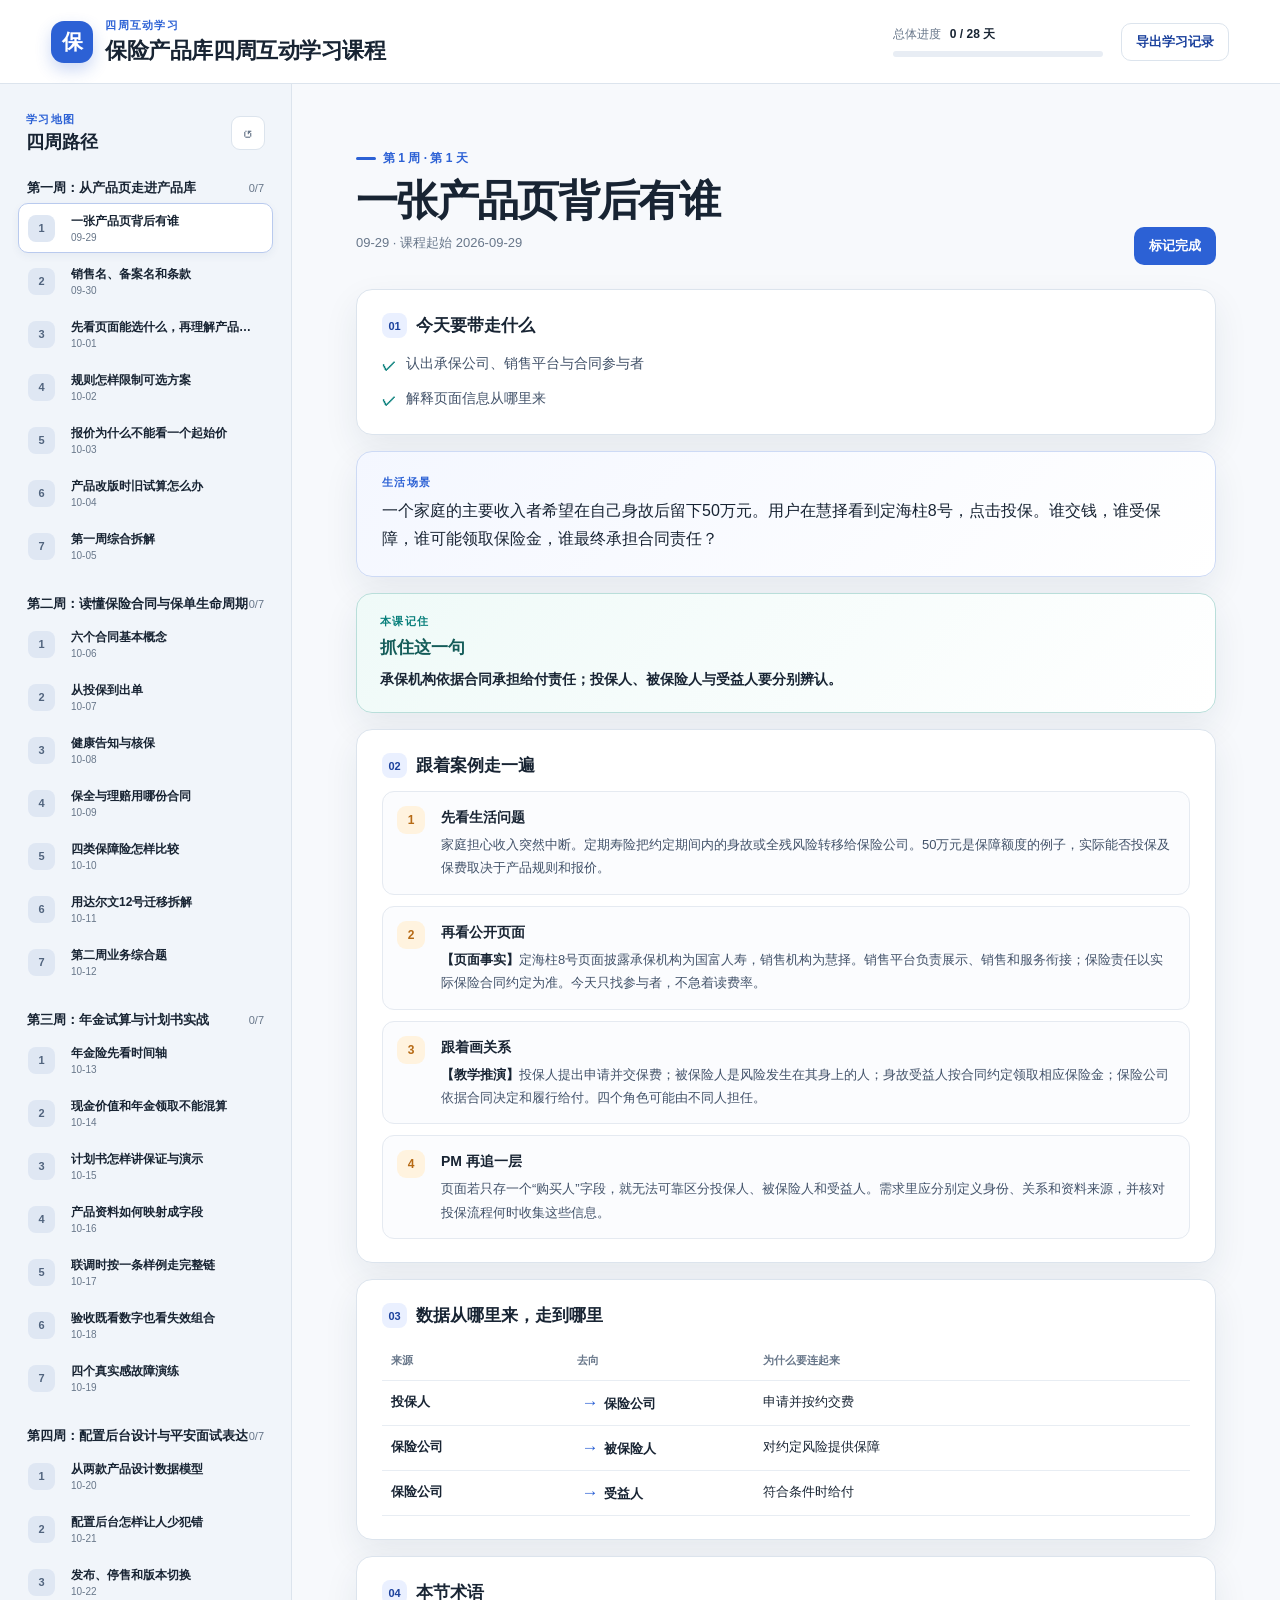
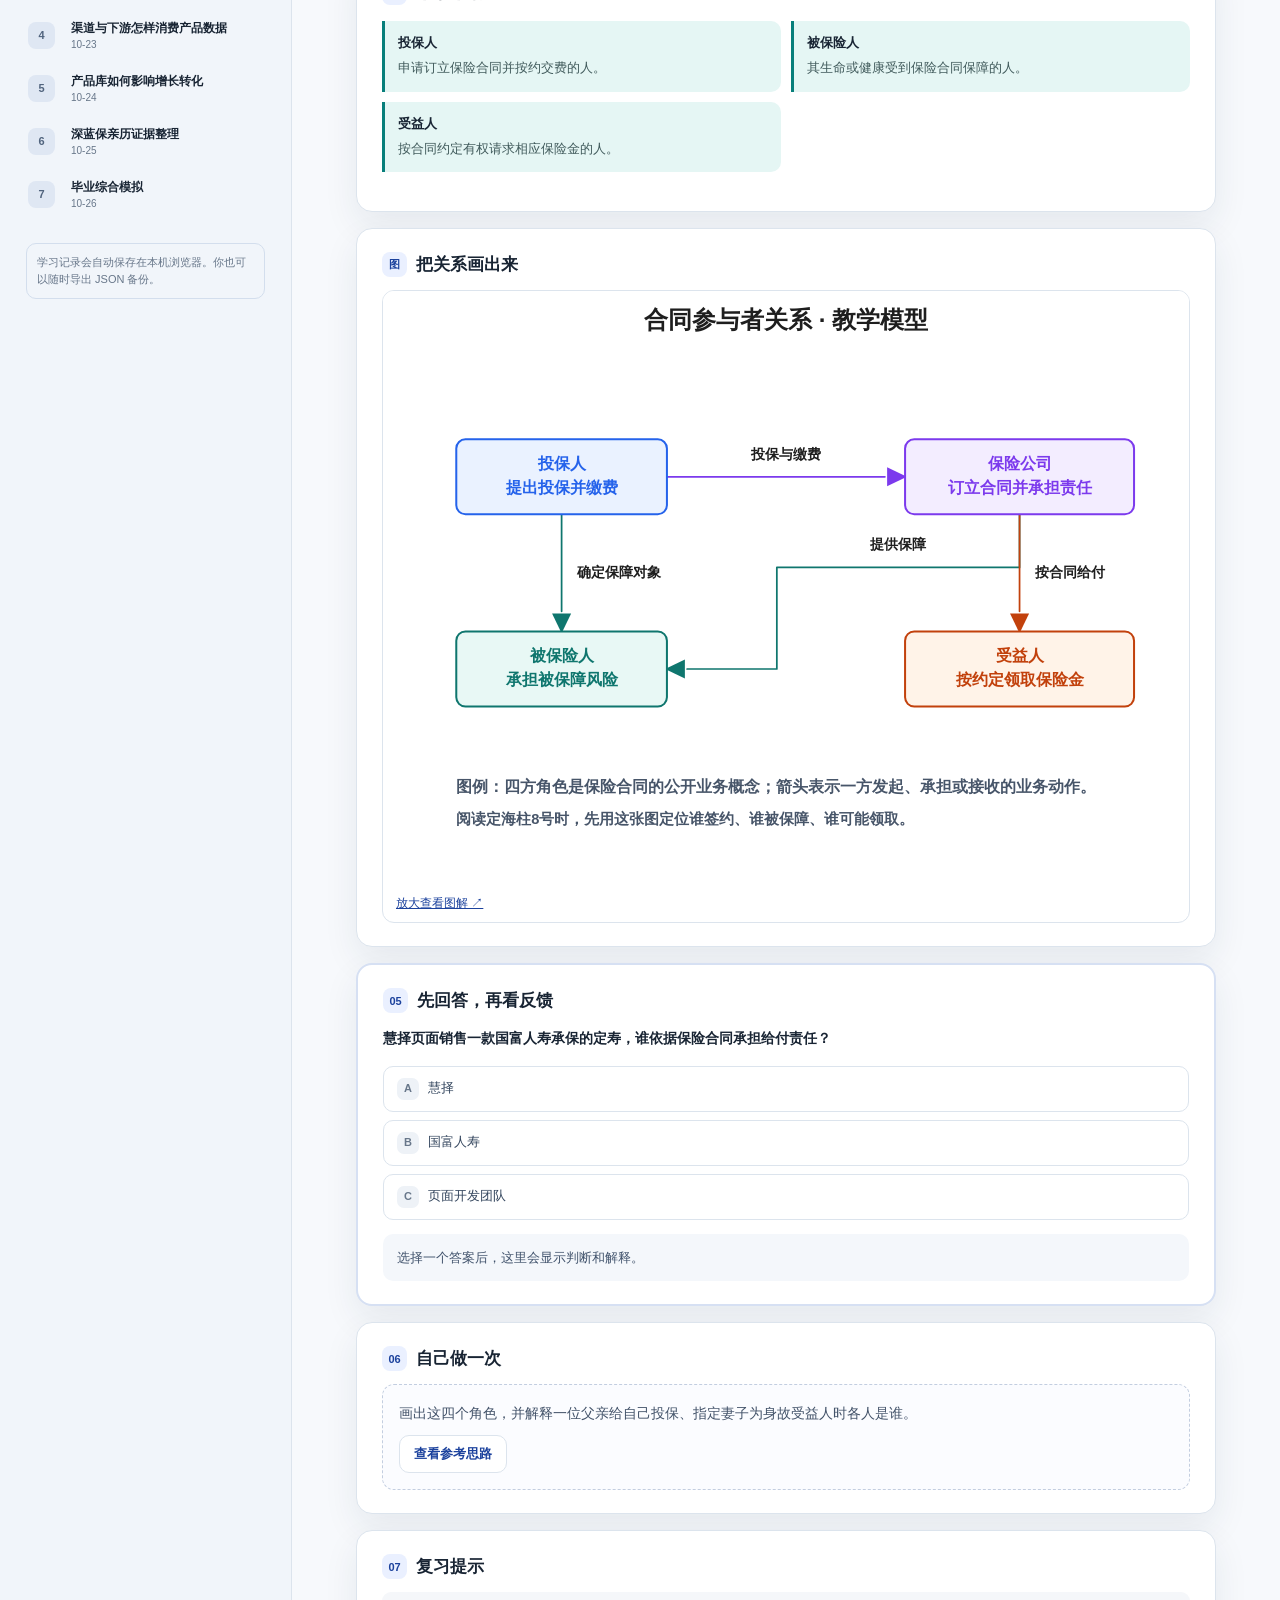
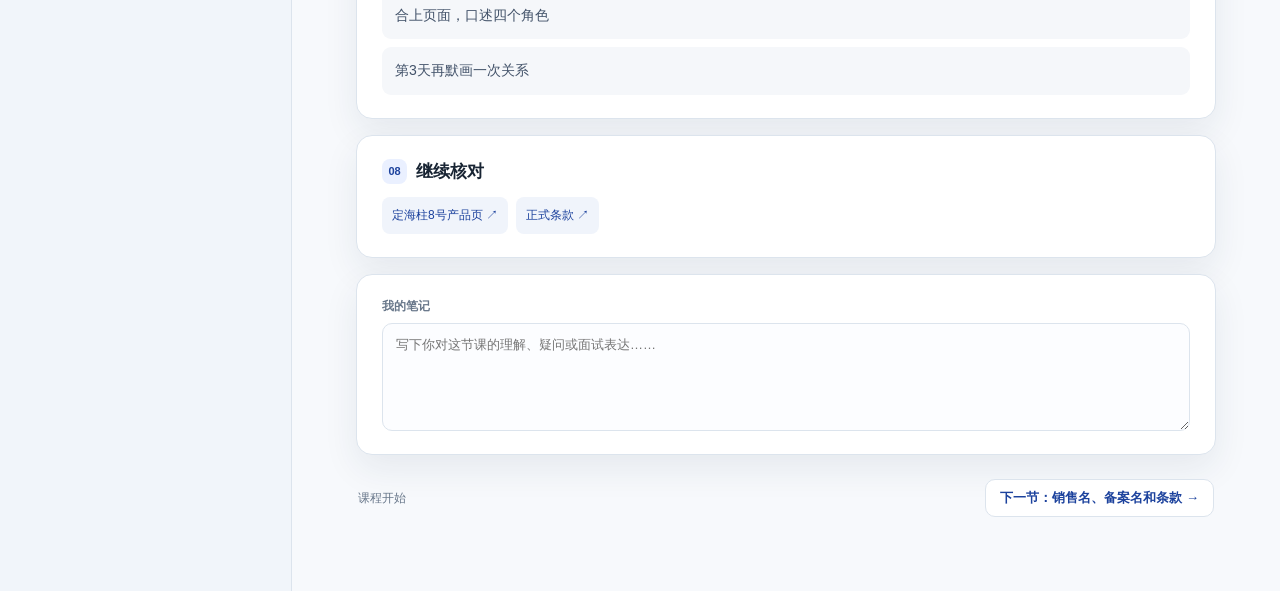
<file: 01_四周互动课程/index.html>
<!doctype html>
<html lang="zh-CN">
<head>
  <meta charset="utf-8">
  <meta name="viewport" content="width=device-width, initial-scale=1">
  <meta name="description" content="保险产品库四周互动学习课程">
  <link rel="icon" href="data:,">
  <title>保险产品库四周互动课程</title>
  <link rel="stylesheet" href="./style.css">
</head>
<body>
  <a class="skip-link" href="#lesson">跳到当前课程</a>
  <div class="app-shell">
    <header class="topbar">
      <div class="brand-block">
        <span class="brand-mark" aria-hidden="true">保</span>
        <div>
          <p class="eyebrow">四周互动学习</p>
          <h1 id="course-title">保险产品库</h1>
        </div>
      </div>
      <div class="top-actions">
        <div class="progress-summary" aria-live="polite">
          <span class="progress-label">总体进度</span>
          <strong id="progress-text">0 / 0 天</strong>
          <span class="progress-track"><span id="progress-bar"></span></span>
        </div>
        <button class="button button-ghost" id="export-progress" type="button">导出学习记录</button>
      </div>
    </header>

    <div class="layout">
      <aside class="course-nav" aria-label="课程地图">
        <div class="nav-heading">
          <div>
            <p class="eyebrow">学习地图</p>
            <h2>四周路径</h2>
          </div>
          <button class="icon-button" id="reset-progress" type="button" title="清空本课程记录" aria-label="清空本课程记录">↺</button>
        </div>
        <div id="course-map" class="course-map"></div>
        <div class="storage-note" id="storage-note" role="status"></div>
      </aside>

      <main id="lesson" class="lesson-area" tabindex="-1">
        <div id="empty-state" class="empty-state">
          <div class="empty-icon" aria-hidden="true">◎</div>
          <h2>课程正在准备中</h2>
          <p>请将 course-data.js 放在当前目录后重新打开本页。课程数据加载后，这里会显示 28 天学习内容。</p>
        </div>
        <article id="lesson-content" class="lesson-content" hidden></article>
      </main>
    </div>
  </div>

  <div id="toast" class="toast" role="status" aria-live="polite"></div>
  <script src="./course-data.js"></script>
  <script src="./course-format.js"></script>
  <script src="./lesson-enhancements.js"></script>
  <script src="./app.js"></script>
</body>
</html>
</file>
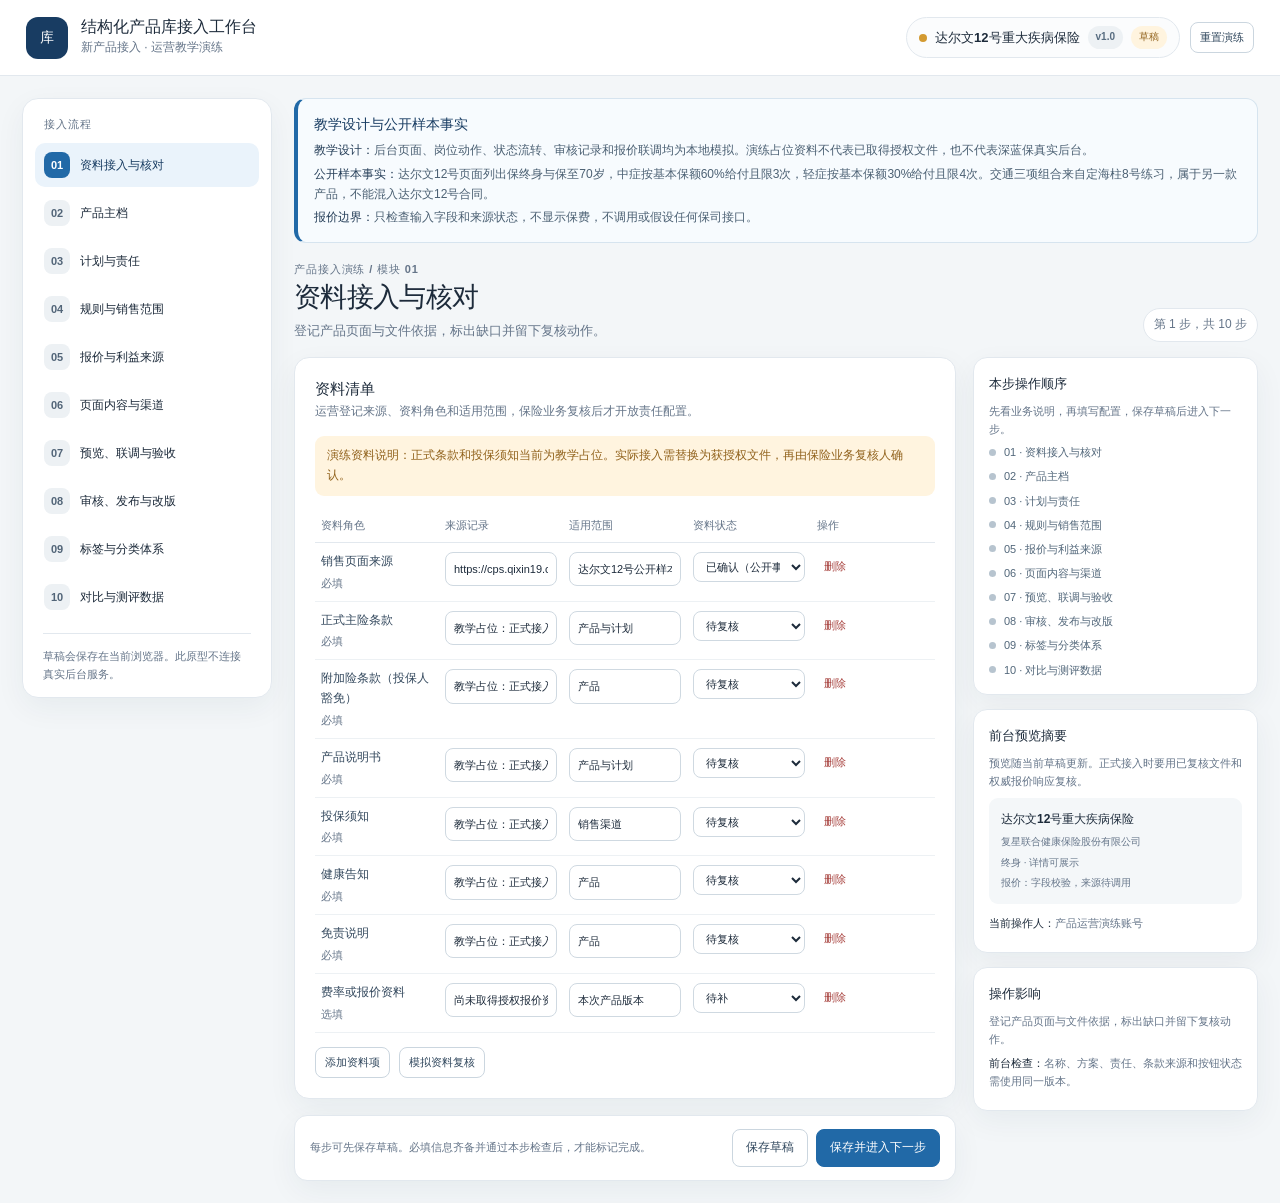
<file: 产品库后台配置原型.html>
<!doctype html>
<html lang="zh-CN">
<head>
  <meta charset="utf-8">
  <meta name="viewport" content="width=device-width, initial-scale=1">
  <meta name="description" content="结构化产品库新产品接入教学演练原型">
  <link rel="icon" href="data:,">
  <title>产品库接入工作台 · 教学演练</title>
  <style>
    :root {
      color-scheme: light;
      --ink: #1d2b3b;
      --muted: #657589;
      --line: #e2e8ee;
      --surface: #ffffff;
      --canvas: #f3f6f8;
      --navy: #183c62;
      --blue: #2169a7;
      --blue-pale: #eaf3fb;
      --green: #267454;
      --green-pale: #e8f5ee;
      --amber: #91621c;
      --amber-pale: #fff4df;
      --red: #a43b37;
      --red-pale: #fff0ee;
      --shadow: 0 10px 30px rgba(24, 48, 73, .055);
      font-family: -apple-system, BlinkMacSystemFont, "Segoe UI", "PingFang SC", "Microsoft YaHei", sans-serif;
      font-synthesis: none;
      text-rendering: optimizeLegibility;
    }
    * { box-sizing: border-box; }
    body { margin: 0; background: var(--canvas); color: var(--ink); font-size: 14px; line-height: 1.65; }
    button, input, select, textarea { font: inherit; }
    button { cursor: pointer; }
    a { color: var(--blue); }
    :focus-visible { outline: 3px solid #f0b640; outline-offset: 2px; }
    .topbar { min-height: 76px; padding: 14px 26px; display: flex; align-items: center; justify-content: space-between; gap: 20px; background: var(--surface); border-bottom: 1px solid var(--line); }
    .brand { display: flex; align-items: center; gap: 13px; min-width: 0; }
    .brand-mark { display: grid; place-items: center; width: 42px; height: 42px; flex: 0 0 auto; border-radius: 12px; color: #fff; background: var(--navy); font-weight: 800; letter-spacing: .04em; }
    .brand-title { margin: 0; font-size: 16px; line-height: 1.3; font-weight: 750; }
    .brand-sub { color: var(--muted); font-size: 12px; }
    .top-actions { display: flex; align-items: center; justify-content: flex-end; gap: 10px; flex-wrap: wrap; }
    .product-chip { display: flex; align-items: center; gap: 8px; padding: 8px 12px; border: 1px solid var(--line); border-radius: 999px; background: #fbfcfd; font-size: 13px; }
    .status-dot { width: 8px; height: 8px; border-radius: 50%; background: #d39a31; }
    .status-dot.good { background: #2e8b62; }
    .status-dot.bad { background: #bd514b; }
    .shell { max-width: 1500px; margin: 0 auto; padding: 22px; display: grid; grid-template-columns: 250px minmax(0, 1fr); gap: 22px; }
    .sidebar { align-self: start; position: sticky; top: 18px; padding: 16px 12px 14px; border: 1px solid var(--line); border-radius: 16px; background: var(--surface); box-shadow: var(--shadow); }
    .side-label { margin: 0 9px 10px; color: var(--muted); font-size: 11px; font-weight: 800; letter-spacing: .09em; text-transform: uppercase; }
    .step-nav { display: grid; gap: 4px; }
    .step-link { width: 100%; border: 0; border-radius: 10px; background: transparent; padding: 9px 9px; display: grid; grid-template-columns: 27px minmax(0, 1fr) auto; align-items: center; gap: 9px; color: var(--ink); text-align: left; }
    .step-link:hover { background: #f5f8fa; }
    .step-link[aria-current="step"] { background: var(--blue-pale); color: var(--navy); font-weight: 700; }
    .step-number { display: grid; place-items: center; width: 26px; height: 26px; border-radius: 8px; background: #edf1f4; color: #526578; font-size: 11px; font-weight: 800; }
    .step-link[aria-current="step"] .step-number { background: var(--blue); color: #fff; }
    .step-link.is-done .step-number { background: var(--green-pale); color: var(--green); }
    .step-name { font-size: 12px; line-height: 1.35; }
    .step-mark { min-width: 16px; color: var(--green); font-size: 13px; font-weight: 800; }
    .side-foot { margin: 14px 8px 0; padding-top: 13px; border-top: 1px solid var(--line); color: var(--muted); font-size: 11px; }
    .workspace { min-width: 0; }
    .notice { margin-bottom: 17px; padding: 14px 16px; border: 1px solid #d6e4ef; border-left: 4px solid var(--blue); border-radius: 12px; background: #f7fbfe; }
    .notice h2 { margin: 0 0 5px; color: var(--navy); font-size: 14px; }
    .notice p { margin: 4px 0 0; color: #4b6073; font-size: 12px; }
    .notice strong { color: #253e58; }
    .page-head { margin-bottom: 15px; display: flex; align-items: flex-end; justify-content: space-between; gap: 16px; }
    .eyebrow { color: var(--muted); font-size: 11px; font-weight: 750; letter-spacing: .08em; text-transform: uppercase; }
    .page-head h1 { margin: 3px 0 0; font-size: clamp(20px, 2.5vw, 27px); line-height: 1.25; letter-spacing: -.025em; }
    .page-desc { margin: 5px 0 0; max-width: 760px; color: var(--muted); font-size: 13px; }
    .step-counter { flex: 0 0 auto; padding: 6px 10px; border: 1px solid var(--line); border-radius: 999px; background: var(--surface); color: var(--muted); font-size: 12px; }
    .content-grid { display: grid; grid-template-columns: minmax(0, 1fr) 285px; gap: 17px; align-items: start; }
    .panel { min-width: 0; padding: 20px; border: 1px solid var(--line); border-radius: 15px; background: var(--surface); box-shadow: var(--shadow); }
    .panel + .panel { margin-top: 14px; }
    .panel-head { margin: 0 0 14px; display: flex; align-items: flex-start; justify-content: space-between; gap: 12px; }
    .panel-head h2 { margin: 0; font-size: 15px; line-height: 1.45; }
    .panel-head p { margin: 3px 0 0; color: var(--muted); font-size: 12px; }
    .subhead { margin: 20px 0 9px; font-size: 13px; font-weight: 750; }
    .subhead:first-child { margin-top: 0; }
    .fields { display: grid; grid-template-columns: repeat(2, minmax(0, 1fr)); gap: 13px; }
    .field { min-width: 0; }
    .field.wide { grid-column: 1 / -1; }
    .field label, .label-text { display: block; margin-bottom: 5px; color: #33485d; font-size: 12px; font-weight: 700; }
    .field input, .field select, .field textarea, .doc-source, .doc-scope, .doc-status { width: 100%; min-width: 0; padding: 9px 10px; border: 1px solid #cfd9e1; border-radius: 8px; color: var(--ink); background: #fff; }
    .field textarea { min-height: 82px; resize: vertical; }
    .field input:focus, .field select:focus, .field textarea:focus, .doc-source:focus, .doc-scope:focus, .doc-status:focus { border-color: var(--blue); outline: 3px solid #dceeff; }
    .hint { display: block; margin-top: 4px; color: var(--muted); font-size: 11px; line-height: 1.45; }
    .inline-note { margin: 12px 0; padding: 10px 12px; border-radius: 9px; color: #52667a; background: #f4f7f9; font-size: 12px; }
    .inline-note.warning { color: var(--amber); background: var(--amber-pale); }
    .inline-note.success { color: var(--green); background: var(--green-pale); }
    .inline-note.error { color: var(--red); background: var(--red-pale); }
    .inline-note strong { color: inherit; }
    .doc-table-wrap { width: 100%; overflow-x: auto; }
    .doc-table { width: 100%; border-collapse: collapse; table-layout: fixed; }
    .doc-table th { padding: 8px 6px; border-bottom: 1px solid var(--line); color: var(--muted); font-size: 11px; text-align: left; }
    .doc-table td { padding: 9px 6px; border-bottom: 1px solid #edf1f4; vertical-align: top; }
    .doc-kind { width: 118px; color: #33485d; font-size: 12px; font-weight: 700; }
    .doc-table .col-source { width: 39%; }
    .doc-table .col-scope { width: 22%; }
    .doc-table .col-status { width: 24%; }
    .doc-table .col-action { width: 54px; }
    .doc-source, .doc-scope, .doc-status { padding: 7px 8px; font-size: 11px; }
    .plain-button { border: 0; padding: 5px 7px; color: var(--red); background: transparent; font-size: 11px; font-weight: 700; }
    .btn { min-height: 38px; padding: 8px 13px; display: inline-flex; align-items: center; justify-content: center; gap: 7px; border: 1px solid #cbd6df; border-radius: 8px; background: #fff; color: #30475d; font-size: 12px; font-weight: 750; text-decoration: none; }
    .btn:hover { background: #f5f8fa; }
    .btn.primary { border-color: var(--blue); background: var(--blue); color: #fff; }
    .btn.primary:hover { background: #15588f; }
    .btn.danger { border-color: #eccac7; color: var(--red); background: #fff; }
    .btn.small { min-height: 31px; padding: 5px 9px; font-size: 11px; }
    .btn:disabled { opacity: .48; cursor: not-allowed; }
    .button-row { margin-top: 14px; display: flex; align-items: center; gap: 9px; flex-wrap: wrap; }
    .split { display: grid; grid-template-columns: minmax(0, 1fr) minmax(0, 1fr); gap: 13px; }
    .plan-tabs { margin-bottom: 14px; display: flex; gap: 7px; flex-wrap: wrap; }
    .plan-tab { border: 1px solid #d6dfe6; border-radius: 999px; padding: 7px 12px; background: #fff; color: #53687d; font-size: 12px; }
    .plan-tab[aria-pressed="true"] { border-color: #8ab7dc; background: var(--blue-pale); color: var(--navy); font-weight: 750; }
    .responsibility { padding: 12px; border: 1px solid var(--line); border-radius: 10px; background: #fbfcfd; }
    .responsibility-title { margin: 0 0 8px; font-size: 12px; font-weight: 800; }
    .check-grid { display: grid; grid-template-columns: repeat(2, minmax(0, 1fr)); gap: 8px; }
    .check-card { padding: 10px 11px; display: flex; align-items: flex-start; gap: 9px; border: 1px solid var(--line); border-radius: 9px; background: #fff; }
    .check-card input { width: 16px; height: 16px; margin: 3px 0 0; accent-color: var(--blue); }
    .check-card strong { display: block; font-size: 12px; }
    .check-card span { display: block; color: var(--muted); font-size: 11px; }
    .traffic-box { padding: 15px; border: 1px solid #cfdfed; border-radius: 12px; background: #f6faff; }
    .traffic-head { display: flex; align-items: flex-start; justify-content: space-between; gap: 12px; }
    .traffic-head h3 { margin: 0; font-size: 14px; }
    .switch { position: relative; flex: 0 0 auto; display: inline-flex; align-items: center; gap: 8px; color: #344b62; font-size: 12px; font-weight: 700; cursor: pointer; }
    .switch input { position: absolute; opacity: 0; width: 1px; height: 1px; }
    .switch-ui { position: relative; width: 42px; height: 24px; border-radius: 999px; background: #aeb9c4; transition: background .16s; }
    .switch-ui::after { content: ""; position: absolute; top: 3px; left: 3px; width: 18px; height: 18px; border-radius: 50%; background: #fff; box-shadow: 0 1px 4px #56687955; transition: transform .16s; }
    .switch input:checked + .switch-ui { background: var(--blue); }
    .switch input:checked + .switch-ui::after { transform: translateX(18px); }
    .switch input:focus-visible + .switch-ui { outline: 3px solid #f0b640; outline-offset: 2px; }
    .traffic-items { margin: 12px 0 0; padding: 0; display: grid; grid-template-columns: repeat(3, minmax(0, 1fr)); gap: 7px; list-style: none; }
    .traffic-items li { padding: 8px; border-radius: 8px; background: #e9f2fb; color: #33506a; font-size: 11px; text-align: center; }
    .traffic-items.is-hidden li { opacity: .55; text-decoration: line-through; }
    .state-card { padding: 12px; border: 1px solid var(--line); border-radius: 10px; background: #fbfcfd; }
    .state-line { display: flex; justify-content: space-between; gap: 10px; padding: 7px 0; border-bottom: 1px solid #edf1f4; font-size: 12px; }
    .state-line:last-child { border-bottom: 0; }
    .state-line span:first-child { color: var(--muted); }
    .pill { padding: 3px 8px; display: inline-flex; align-items: center; border-radius: 999px; color: #576c80; background: #edf1f4; font-size: 10px; font-weight: 750; white-space: nowrap; }
    .pill.good { color: var(--green); background: var(--green-pale); }
    .pill.wait { color: var(--amber); background: var(--amber-pale); }
    .pill.error { color: var(--red); background: var(--red-pale); }
    .form-row { padding: 11px 0; display: grid; grid-template-columns: minmax(150px, .8fr) minmax(0, 1.4fr); align-items: center; gap: 12px; border-bottom: 1px solid #edf1f4; }
    .form-row:last-child { border-bottom: 0; }
    .row-label { font-size: 12px; font-weight: 700; }
    .row-label small { display: block; color: var(--muted); font-size: 11px; font-weight: 400; }
    .channel-preview { overflow: hidden; border: 1px solid #dce4eb; border-radius: 11px; }
    .preview-top { padding: 9px 11px; background: #f3f6f8; color: var(--muted); font-size: 10px; }
    .preview-body { padding: 14px; }
    .preview-body h3 { margin: 0 0 5px; font-size: 15px; }
    .preview-body p { margin: 6px 0; color: #516579; font-size: 11px; }
    .preview-actions { margin-top: 12px; display: flex; gap: 7px; flex-wrap: wrap; }
    .preview-actions span { padding: 5px 8px; border-radius: 7px; background: #eaf2f8; color: #37566e; font-size: 10px; }
    .test-result { margin-top: 12px; padding: 11px 12px; border: 1px solid var(--line); border-radius: 9px; background: #f8fafb; color: #53687c; font-size: 12px; }
    .test-result.good { border-color: #c9e4d4; background: var(--green-pale); color: var(--green); }
    .test-result.bad { border-color: #efccc8; background: var(--red-pale); color: var(--red); }
    .test-list { margin: 0; padding: 0; display: grid; gap: 7px; list-style: none; }
    .test-list li { padding: 8px 10px; display: flex; justify-content: space-between; gap: 10px; border: 1px solid var(--line); border-radius: 8px; font-size: 11px; }
    .history-item { margin-top: 9px; padding: 12px; border: 1px solid var(--line); border-radius: 10px; background: #fbfcfd; }
    .history-item summary { cursor: pointer; color: #294662; font-size: 12px; font-weight: 800; }
    .history-item p { margin: 6px 0 0; color: var(--muted); font-size: 11px; }
    .helper-rail { position: sticky; top: 18px; display: grid; gap: 14px; }
    .helper-card { padding: 15px; border: 1px solid var(--line); border-radius: 14px; background: var(--surface); box-shadow: var(--shadow); }
    .helper-card h2 { margin: 0 0 8px; font-size: 13px; }
    .helper-card p { margin: 5px 0; color: var(--muted); font-size: 11px; }
    .helper-card .key { color: var(--ink); font-weight: 750; }
    .preview-mini { margin-top: 8px; padding: 12px; border-radius: 9px; background: #f4f7f9; }
    .preview-mini strong { display: block; font-size: 12px; }
    .preview-mini span { display: block; margin-top: 4px; color: var(--muted); font-size: 10px; }
    .helper-flow { display: grid; gap: 6px; }
    .flow-line { display: flex; align-items: center; gap: 8px; color: #52677a; font-size: 11px; }
    .flow-dot { width: 7px; height: 7px; border-radius: 50%; background: #b7c4cf; }
    .flow-line.done .flow-dot { background: #39916a; }
    .footer-actions { margin-top: 16px; padding: 13px 15px; display: flex; align-items: center; justify-content: space-between; gap: 12px; border: 1px solid var(--line); border-radius: 13px; background: var(--surface); box-shadow: var(--shadow); }
    .footer-actions .left { color: var(--muted); font-size: 11px; }
    .footer-actions .right { display: flex; gap: 8px; flex-wrap: wrap; justify-content: flex-end; }
    .toast { position: fixed; z-index: 20; right: 22px; bottom: 22px; max-width: min(440px, calc(100vw - 32px)); padding: 11px 15px; border-radius: 10px; background: #203b55; color: #fff; box-shadow: 0 10px 30px #172b3c44; font-size: 12px; }
    .sr-only { position: absolute; width: 1px; height: 1px; padding: 0; margin: -1px; overflow: hidden; clip: rect(0, 0, 0, 0); white-space: nowrap; border: 0; }
    @media (max-width: 1050px) {
      .shell { grid-template-columns: 215px minmax(0, 1fr); padding: 16px; gap: 15px; }
      .content-grid { grid-template-columns: minmax(0, 1fr); }
      .helper-rail { position: static; grid-template-columns: repeat(2, minmax(0, 1fr)); }
    }
    @media (max-width: 700px) {
      .topbar { padding: 12px 14px; align-items: flex-start; }
      .brand-sub { display: none; }
      .product-chip { font-size: 11px; }
      .top-actions .btn { min-height: 34px; padding: 6px 8px; font-size: 11px; }
      .shell { display: block; padding: 12px; }
      .sidebar { position: static; margin-bottom: 13px; padding: 10px; }
      .side-label, .side-foot { display: none; }
      .step-nav { display: flex; overflow-x: auto; gap: 6px; padding-bottom: 3px; }
      .step-link { flex: 0 0 138px; grid-template-columns: 24px minmax(0, 1fr) auto; padding: 7px; }
      .step-number { width: 23px; height: 23px; }
      .step-name { font-size: 11px; }
      .page-head { align-items: flex-start; }
      .step-counter { margin-top: 5px; }
      .panel { padding: 15px; }
      .helper-rail { grid-template-columns: minmax(0, 1fr); }
      .fields, .split, .check-grid { grid-template-columns: minmax(0, 1fr); }
      .traffic-items { grid-template-columns: minmax(0, 1fr); }
      .form-row { grid-template-columns: minmax(0, 1fr); gap: 5px; }
      .footer-actions { align-items: flex-start; flex-direction: column; }
      .footer-actions .right { width: 100%; justify-content: flex-start; }
      .doc-table-wrap { overflow: visible; }
      .doc-table, .doc-table tbody, .doc-table tr, .doc-table td { display: block; width: 100%; }
      .doc-table thead { display: none; }
      .doc-table tr { position: relative; padding: 9px 0; border-bottom: 1px solid var(--line); }
      .doc-table td { padding: 4px 0; border: 0; }
      .doc-kind { padding-right: 60px !important; }
      .doc-table .col-action { position: absolute; top: 6px; right: 0; width: auto; }
    }
  </style>
</head>
<body>
  <header class="topbar">
    <div class="brand">
      <div class="brand-mark" aria-hidden="true">库</div>
      <div>
        <p class="brand-title">结构化产品库接入工作台</p>
        <div class="brand-sub">新产品接入 · 运营教学演练</div>
      </div>
    </div>
    <div class="top-actions">
      <div class="product-chip" aria-live="polite"><span id="statusDot" class="status-dot"></span><strong id="headerProduct">达尔文12号重大疾病保险</strong><span id="headerVersion" class="pill">v1.0</span><span id="headerStatus" class="pill wait">草稿</span></div>
      <button class="btn small" type="button" data-action="reset">重置演练</button>
    </div>
  </header>
  <div class="shell">
    <aside class="sidebar" aria-label="接入步骤">
      <p class="side-label">接入流程</p>
      <nav class="step-nav" id="stepNav"></nav>
      <div class="side-foot">草稿会保存在当前浏览器。此原型不连接真实后台服务。</div>
    </aside>
    <main class="workspace">
      <section class="notice" aria-labelledby="noticeTitle">
        <h2 id="noticeTitle">教学设计与公开样本事实</h2>
        <p><strong>教学设计：</strong>后台页面、岗位动作、状态流转、审核记录和报价联调均为本地模拟。演练占位资料不代表已取得授权文件，也不代表深蓝保真实后台。</p>
        <p><strong>公开样本事实：</strong>达尔文12号页面列出保终身与保至70岁，中症按基本保额60%给付且限3次，轻症按基本保额30%给付且限4次。交通三项组合来自定海柱8号练习，属于另一款产品，不能混入达尔文12号合同。</p>
        <p><strong>报价边界：</strong>只检查输入字段和来源状态，不显示保费，不调用或假设任何保司接口。</p>
      </section>
      <div id="stepRoot"></div>
    </main>
  </div>
  <div id="toast" class="toast" role="status" aria-live="polite" hidden></div>
  <script>
    "use strict";
    const STORAGE_KEY = "product-library-onboarding-demo-v1";
    const stepNames = [
      "资料接入与核对", "产品主档", "计划与责任", "规则与销售范围",
      "报价与利益来源", "页面内容与渠道", "预览、联调与验收", "审核、发布与改版",
      "标签与分类体系", "对比与测评数据"
    ];
    const stepDescriptions = [
      "登记产品页面与文件依据，标出缺口并留下复核动作。",
      "把消费者看到的销售名与合同中的正式身份关联起来。",
      "分别配置保障期间与核心责任，检查计划切换时的差异。",
      "把销售边界和组合约束配置成前台可执行的规则。",
      "登记权威报价来源和必要输入，只做字段校验。",
      "核对页面摘要、条款入口和渠道按钮状态。",
      "用同一组样例检查详情、报价状态和投保校验。",
      "完成审核后发布演练版本，改版时保留已发布摘要。",
      "【推荐侧】给已生效产品打人群、需求、健康、场景、公司五类标签，健康标签须业务复核。",
      "【推荐侧】配置对比维度库与险种模板，配权重和评级，审核测评结论是否合规。"
    ];
    const initialState = {
      current: 0,
      status: "草稿",
      version: "v1.0",
      versionMajor: 1,
      versionMinor: 0,
      stepDone: [false, false, false, false, false, false, false, false, false, false],
      hasUnpublishedEdits: false,
      docs: [
        { id: "salesPage", kind: "销售页面来源", source: "https://cps.qixin19.com/m/apps/cps/lyh1036126/product/detail?planId=130613&prodId=105149&tenantId=0", scope: "达尔文12号公开样本", status: "已确认（公开事实）", required: true },
        { id: "contract", kind: "正式主险条款", source: "教学占位：正式接入时替换为获授权文件", scope: "产品与计划", status: "待复核", required: true },
        { id: "riderContract", kind: "附加险条款（投保人豁免）", source: "教学占位：正式接入时替换为获授权文件", scope: "产品", status: "待复核", required: true },
        { id: "spec", kind: "产品说明书", source: "教学占位：正式接入时替换为获授权文件", scope: "产品与计划", status: "待复核", required: true },
        { id: "notice", kind: "投保须知", source: "教学占位：正式接入时替换为获授权文件", scope: "销售渠道", status: "待复核", required: true },
        { id: "healthDoc", kind: "健康告知", source: "教学占位：正式接入时替换为获授权文件", scope: "产品", status: "待复核", required: true },
        { id: "exclusion", kind: "免责说明", source: "教学占位：正式接入时替换为获授权文件", scope: "产品", status: "待复核", required: true },
        { id: "quoteDoc", kind: "费率或报价资料", source: "尚未取得授权报价资料", scope: "本次产品版本", status: "待补", required: false }
      ],
      identity: {
        saleName: "达尔文12号重大疾病保险",
        formalName: "复星联合优选K重大疾病保险（互联网）",
        insurer: "复星联合健康保险股份有限公司",
        insuranceType: "重大疾病保险",
        externalProductId: "105149",
        externalPlanId: "130613",
        supplyChannel: "齐欣",
        channelProductCode: "",
        supplyForm: "互联网专属",
        platformId: "PL-DEMO-0001"
      },
      plans: {
        life: {
          name: "达尔文12号保终身",
          planId: "130613",
          duration: "终身",
          paymentTerm: "30年交",
          criticalPercent: "100",
          middlePercent: "60",
          middleLimit: "3",
          mildPercent: "30",
          mildLimit: "4",
          deathRider: true,
          cancerRider: true,
          clauseBasis: "教学样本公开页面摘要，正式配置需回到对应条款章节"
        },
        age70: {
          name: "达尔文12号保至70岁",
          planId: "130614",
          duration: "至70岁",
          paymentTerm: "20年交",
          criticalPercent: "100",
          middlePercent: "60",
          middleLimit: "3",
          mildPercent: "30",
          mildLimit: "4",
          deathRider: true,
          cancerRider: false,
          clauseBasis: "教学样本公开页面摘要，正式配置需回到对应条款章节"
        }
      },
      selectedPlan: "life",
      rules: {
        region: "全国（互联网产品）",
        age: "保终身与保至70岁均为28天-55周岁；保至70岁投保年龄上限35周岁",
        occupation: "1-4类职业可投",
        channels: "经纪平台 Web 演练渠道",
        sumMin: "10",
        sumMax: "50",
        sumStep: "5",
        healthNotice: "仅问近2年内住院/手术/连续服药情况，以及近1年内检查异常且被医生建议进一步检查的情况；不问甲状腺结节、乳腺结节、乙肝携带",
        trafficEnabled: false,
        trafficPayload: "none"
      },
      quote: {
        source: "service",
        payFrequency: "年交",
        validUntil: "30分钟",
        age: true,
        gender: true,
        sumAssured: true,
        duration: true,
        paymentTerm: true,
        responsibility: true,
        channel: true,
        version: true
      },
      page: {
        summary: "中度疾病保险金，按基本保额60%给付，限3次；轻度疾病保险金，按基本保额30%给付，限4次。",
        clauseLink: "正式文件链接待接入，当前仅用于教学预览",
        channelWeb: true,
        channelMobile: false,
        show: true,
        quote: true,
        purchase: false
      },
      acceptance: {
        status: "未开始",
        selectedCase: "normal",
        lastFeedback: "",
        rows: []
      },
      tags: {
        crowd: "青年成人",
        company: "互联网保险公司",
        level: "product",
        demand: [],
        health: [],
        scene: [],
        healthReviewed: false,
        autoNote: "系统依据投保年龄自动推导「青年成人」，依据承保公司属性自动推导「互联网保险公司」。"
      },
      comparison: {
        template: "重疾险",
        dims: [],
        crossCheck: false,
        rating: "B",
        conclusion: "",
        conclusionReviewed: false,
        bannedHit: ""
      },
      reviewNote: "请核对本次演练配置、责任摘要和验收记录。",
      effectiveAt: "",
      versions: [],
      activeSnapshot: null
    };
    let state = loadState();
    let toastTimer;

    function clone(value) { return JSON.parse(JSON.stringify(value)); }
    function loadState() {
      try {
        const saved = localStorage.getItem(STORAGE_KEY);
        if (!saved) return clone(initialState);
        const parsed = JSON.parse(saved);
        const merged = Object.assign(clone(initialState), parsed);
        if (!Array.isArray(merged.stepDone)) merged.stepDone = clone(initialState.stepDone);
        else while (merged.stepDone.length < initialState.stepDone.length) merged.stepDone.push(false);
        ["supplyChannel", "channelProductCode", "supplyForm"].forEach(function (key) {
          if (merged.identity[key] === undefined) merged.identity[key] = initialState.identity[key];
        });
        return merged;
      } catch (error) {
        return clone(initialState);
      }
    }
    function persist() {
      try { localStorage.setItem(STORAGE_KEY, JSON.stringify(state)); }
      catch (error) { showToast("浏览器未能保存草稿，本次页面关闭后可能无法恢复。"); }
    }
    function escapeHTML(value) {
      return String(value == null ? "" : value).replace(/[&<>"']/g, function (char) {
        return { "&": "&amp;", "<": "&lt;", ">": "&gt;", '"': "&quot;", "'": "&#39;" }[char];
      });
    }
    function getPath(path) {
      return path.split(".").reduce(function (value, key) { return value == null ? undefined : value[key]; }, state);
    }
    function setPath(path, value) {
      const keys = path.split(".");
      const last = keys.pop();
      const target = keys.reduce(function (object, key) { return object[key]; }, state);
      target[last] = value;
    }
    function field(path, label, value, options) {
      const opts = options || {};
      const help = opts.help ? '<span class="hint">' + escapeHTML(opts.help) + '</span>' : "";
      const wide = opts.wide ? " wide" : "";
      const required = opts.required ? ' <span aria-hidden="true" style="color:#a43b37">*</span>' : "";
      const type = opts.type || "text";
      if (opts.select) {
        const list = opts.select.map(function (item) {
          const selected = String(value) === String(item.value) ? " selected" : "";
          return '<option value="' + escapeHTML(item.value) + '"' + selected + '>' + escapeHTML(item.label) + "</option>";
        }).join("");
        return '<div class="field' + wide + '"><label for="' + escapeHTML(path) + '">' + escapeHTML(label) + required + '</label><select id="' + escapeHTML(path) + '" data-bind="' + escapeHTML(path) + '">' + list + "</select>" + help + "</div>";
      }
      if (opts.textarea) {
        return '<div class="field' + wide + '"><label for="' + escapeHTML(path) + '">' + escapeHTML(label) + required + '</label><textarea id="' + escapeHTML(path) + '" data-bind="' + escapeHTML(path) + '">' + escapeHTML(value) + "</textarea>" + help + "</div>";
      }
      return '<div class="field' + wide + '"><label for="' + escapeHTML(path) + '">' + escapeHTML(label) + required + '</label><input id="' + escapeHTML(path) + '" data-bind="' + escapeHTML(path) + '" type="' + escapeHTML(type) + '" value="' + escapeHTML(value) + '"' + (opts.readonly ? " readonly" : "") + ">" + help + "</div>";
    }
    function checkbox(path, label, help) {
      return '<label class="check-card"><input type="checkbox" data-bind="' + escapeHTML(path) + '"' + (getPath(path) ? " checked" : "") + '><span><strong>' + escapeHTML(label) + "</strong>" + (help ? "<span>" + escapeHTML(help) + "</span>" : "") + "</span></label>";
    }
    function pill(text, kind) { return '<span class="pill ' + (kind || "") + '">' + escapeHTML(text) + "</span>"; }
    function panel(title, description, content, extraClass) {
      return '<section class="panel ' + (extraClass || "") + '"><div class="panel-head"><div><h2>' + title + "</h2>" + (description ? "<p>" + description + "</p>" : "") + "</div></div>" + content + "</section>";
    }
    function showToast(message) {
      const node = document.getElementById("toast");
      node.textContent = message;
      node.hidden = false;
      clearTimeout(toastTimer);
      toastTimer = setTimeout(function () { node.hidden = true; }, 3400);
    }
    function statusClass(text) {
      if (/已生效|复测通过|已确认/.test(text)) return "good";
      if (/阻断|失败|待补/.test(text)) return "error";
      return "wait";
    }
    function renderNav() {
      document.getElementById("stepNav").innerHTML = stepNames.map(function (name, index) {
        const current = state.current === index;
        const done = Boolean(state.stepDone[index]);
        return '<button class="step-link ' + (done ? "is-done" : "") + '" type="button" data-action="goto" data-index="' + index + '"' + (current ? ' aria-current="step"' : "") + '><span class="step-number">' + (done ? "✓" : String(index + 1).padStart(2, "0")) + '</span><span class="step-name">' + escapeHTML(name) + '</span><span class="step-mark" aria-hidden="true">' + (done ? "●" : "") + "</span></button>";
      }).join("");
    }
    function renderHeader() {
      document.getElementById("headerProduct").textContent = state.identity.saleName || "未填写产品销售名";
      document.getElementById("headerVersion").textContent = state.version;
      let status = state.status;
      if (state.hasUnpublishedEdits && state.activeSnapshot) status = "有改版草稿";
      const statusNode = document.getElementById("headerStatus");
      statusNode.textContent = status;
      statusNode.className = "pill " + statusClass(status);
      const dot = document.getElementById("statusDot");
      dot.className = "status-dot" + (/已生效/.test(state.status) ? " good" : (/失败|阻断/.test(state.status) ? " bad" : ""));
    }
    function helperRail(index) {
      const preview = '<div class="preview-mini"><strong>' + escapeHTML(state.identity.saleName || "待填写销售名") + '</strong><span>' + escapeHTML(state.identity.insurer || "承保公司待录入") + '</span><span>' + escapeHTML(state.plans[state.selectedPlan].duration || "保障期间待选") + " · " + escapeHTML(state.page.show ? "详情可展示" : "详情隐藏") + "</span><span>报价：" + escapeHTML(state.quote.source === "none" ? "来源未选择" : "字段校验，来源待调用") + "</span></div>";
      const flow = stepNames.map(function (name, i) {
        return '<div class="flow-line ' + (state.stepDone[i] ? "done" : "") + '"><span class="flow-dot"></span><span>' + String(i + 1).padStart(2, "0") + " · " + escapeHTML(name) + "</span></div>";
      }).join("");
      return '<aside class="helper-rail"><section class="helper-card"><h2>本步操作顺序</h2><p>先看业务说明，再填写配置，保存草稿后进入下一步。</p><div class="helper-flow">' + flow + '</div></section><section class="helper-card"><h2>前台预览摘要</h2><p>预览随当前草稿更新。正式接入时要用已复核文件和权威报价响应复核。</p>' + preview + '<p style="margin-top:10px"><span class="key">当前操作人：</span>产品运营演练账号</p></section><section class="helper-card"><h2>操作影响</h2><p>' + escapeHTML(stepDescriptions[index]) + '</p><p><span class="key">前台检查：</span>名称、方案、责任、条款来源和按钮状态需使用同一版本。</p></section></aside>';
    }
    function footerActions() {
      const previous = state.current > 0 ? '<button class="btn" type="button" data-action="previous">上一步</button>' : "";
      let nextLabel = "保存并进入下一步";
      if (state.current === 6) nextLabel = "保存验收并进入审核发布";
      else if (state.current === 7) nextLabel = "进入推荐侧：标签与分类体系";
      else if (state.current === 8) nextLabel = "保存标签并进入对比测评";
      const next = state.current < 9 ? '<button class="btn primary" type="button" data-action="continue"> ' + nextLabel + "</button>" : "";
      return '<div class="footer-actions"><div class="left" id="stepFeedback" aria-live="polite">每步可先保存草稿。必填信息齐备并通过本步检查后，才能标记完成。</div><div class="right">' + previous + '<button class="btn" type="button" data-action="save">保存草稿</button>' + next + "</div></div>";
    }
    function docsStep() {
      const rows = state.docs.map(function (doc, index) {
        const required = doc.required ? "必填" : "选填";
        return '<tr><td class="doc-kind">' + escapeHTML(doc.kind) + '<span class="hint">' + required + "</span></td><td class=\"col-source\"><input class=\"doc-source\" aria-label=\"" + escapeHTML(doc.kind) + "来源\" data-bind=\"docs." + index + ".source\" value=\"" + escapeHTML(doc.source) + '"></td><td class="col-scope"><input class="doc-scope" aria-label="' + escapeHTML(doc.kind) + "适用范围\" data-bind=\"docs." + index + ".scope\" value=\"" + escapeHTML(doc.scope) + '"></td><td class="col-status"><select class="doc-status" aria-label="' + escapeHTML(doc.kind) + "状态\" data-bind=\"docs." + index + '.status\"><option' + (doc.status === "待补" ? " selected" : "") + '>待补</option><option' + (doc.status === "待复核" ? " selected" : "") + '>待复核</option><option' + (doc.status.indexOf("已确认") === 0 ? " selected" : "") + '>已确认（演练）</option><option' + (doc.status === "已确认（公开事实）" ? " selected" : "") + '>已确认（公开事实）</option></select></td><td class="col-action"><button class="plain-button" type="button" data-action="remove-doc" data-index="' + index + '" aria-label="删除' + escapeHTML(doc.kind) + '">删除</button></td></tr>';
      }).join("");
      const body = '<p class="inline-note warning"><strong>演练资料说明：</strong>正式条款和投保须知当前为教学占位。实际接入需替换为获授权文件，再由保险业务复核人确认。</p><div class="doc-table-wrap"><table class="doc-table"><thead><tr><th>资料角色</th><th>来源记录</th><th>适用范围</th><th>资料状态</th><th>操作</th></tr></thead><tbody>' + rows + "</tbody></table></div><div class=\"button-row\"><button class=\"btn small\" type=\"button\" data-action=\"add-doc\">添加资料项</button><button class=\"btn small\" type=\"button\" data-action=\"review-docs\">模拟资料复核</button></div><div id=\"moduleFeedback\" aria-live=\"polite\"></div>";
      return panel("资料清单", "运营登记来源、资料角色和适用范围，保险业务复核后才开放责任配置。", body);
    }
    function identityStep() {
      const left = '<div class="fields">' +
        field("identity.saleName", "销售名", state.identity.saleName, { required: true, help: "用于搜索结果、产品卡片与详情标题。" }) +
        field("identity.formalName", "正式产品名", state.identity.formalName, { required: true, help: "教学样例文字，正式接入时须与条款首页逐字核对。" }) +
        field("identity.insurer", "承保公司", state.identity.insurer, { required: true }) +
        field("identity.insuranceType", "险种", state.identity.insuranceType, { required: true, select: [{ value: "重大疾病保险", label: "重大疾病保险" }, { value: "定期寿险", label: "定期寿险" }, { value: "年金保险", label: "年金保险" }, { value: "其他", label: "其他" }] }) +
        field("identity.supplyChannel", "供货渠道", state.identity.supplyChannel, { required: true, select: [{ value: "齐欣", label: "齐欣" }, { value: "牛保", label: "牛保" }, { value: "i云保", label: "i云保" }, { value: "乐橙", label: "乐橙" }, { value: "易升", label: "易升" }, { value: "凤栖", label: "凤栖" }, { value: "专心", label: "专心" }, { value: "其他", label: "其他" }], help: "货从哪个上游接入（≠销售渠道，模块06配的是销售端）。" }) +
        field("identity.channelProductCode", "渠道产品编码", state.identity.channelProductCode, { help: "选填。按渠道格式校验（齐欣 QX+12位，详见字典第8节）。" }) +
        field("identity.externalProductId", "外部页面产品标识", state.identity.externalProductId, { required: true, help: "上游页面上的产品编号，仅作对照查询用。" }) +
        field("identity.externalPlanId", "外部页面计划标识", state.identity.externalPlanId, { required: true }) +
        field("identity.supplyForm", "产品供应形态", state.identity.supplyForm, { required: true, select: [{ value: "互联网专属", label: "互联网专属" }, { value: "经代产品", label: "经代产品" }], help: "经代产品不可按互联网产品上线销售。" }) +
        field("identity.platformId", "平台产品标识", state.identity.platformId, { readonly: true, help: "演练用演示编号；正式环境由系统在保存时自动生成。" }) + "</div>";
      const right = '<div class="state-card"><div class="state-line"><span>详情标题</span><strong id="identitySalePreview">' + escapeHTML(state.identity.saleName) + "</strong></div><div class=\"state-line\"><span>合同披露</span><strong id=\"identityFormalPreview\">" + escapeHTML(state.identity.formalName) + "</strong></div><div class=\"state-line\"><span>承保公司</span><strong id=\"identityInsurerPreview\">" + escapeHTML(state.identity.insurer) + "</strong></div><div class=\"state-line\"><span>供货渠道</span><strong id=\"identityChannelPreview\">" + escapeHTML(state.identity.supplyChannel || "—") + "</strong></div><div class=\"state-line\"><span>主档关联状态</span>" + pill(state.stepDone[0] ? "资料已复核" : "等待资料复核", state.stepDone[0] ? "good" : "wait") + "</div></div><p class=\"hint\">样本取自上游公开页面，页面上的编号（105149 / 130613）只用于对照查询；平台自己的产品编号由系统在录入时自动生成。</p>";
      return panel("产品身份", "把用户识别用的销售名和合同披露身份明确关联。", '<div class="split"><div>' + left + '</div><div><h3 class="subhead">身份预览</h3>' + right + "</div></div>");
    }
    function planStep() {
      const selected = state.plans[state.selectedPlan];
      const tabs = '<div class="plan-tabs" role="group" aria-label="选择保障期间">' +
        '<button class="plan-tab" type="button" data-action="select-plan" data-plan="life" aria-pressed="' + (state.selectedPlan === "life") + '">保终身</button>' +
        '<button class="plan-tab" type="button" data-action="select-plan" data-plan="age70" aria-pressed="' + (state.selectedPlan === "age70") + '">保至70岁</button></div>';
      const forms = '<div class="fields">' +
        field("plans." + state.selectedPlan + ".name", "计划名称", selected.name, { required: true }) +
        field("plans." + state.selectedPlan + ".planId", "计划编号（上游页面）", selected.planId, { required: true, help: "上游页面定位该计划的编号，保终身与保至70岁各不相同。" }) +
        field("plans." + state.selectedPlan + ".duration", "保障期间", selected.duration, { required: true }) +
        field("plans." + state.selectedPlan + ".paymentTerm", "交费期间", selected.paymentTerm, { required: true, help: "保至70岁版本最多20年交。" }) +
        field("plans." + state.selectedPlan + ".criticalPercent", "首次重疾给付比例（%）", selected.criticalPercent, { type: "number", required: true, help: "意外导致的给付比例如有不同，回到条款核对。" }) +
        field("plans." + state.selectedPlan + ".clauseBasis", "条款依据", selected.clauseBasis, { wide: true, required: true, textarea: true }) + "</div>";
      const payout = '<div class="split"><div class="responsibility"><p class="responsibility-title">中度疾病保险金</p><div class="fields">' + field("plans." + state.selectedPlan + ".middlePercent", "基本保额比例（%）", selected.middlePercent, { type: "number", required: true }) + field("plans." + state.selectedPlan + ".middleLimit", "给付次数上限", selected.middleLimit, { type: "number", required: true }) + "</div></div><div class=\"responsibility\"><p class=\"responsibility-title\">轻度疾病保险金</p><div class=\"fields\">" + field("plans." + state.selectedPlan + ".mildPercent", "基本保额比例（%）", selected.mildPercent, { type: "number", required: true }) + field("plans." + state.selectedPlan + ".mildLimit", "给付次数上限", selected.mildLimit, { type: "number", required: true }) + "</div></div></div>";
      const riders = '<h3 class="subhead">可选责任配置</h3><div class="check-grid">' +
        checkbox("plans." + state.selectedPlan + ".deathRider", "身故或全残保险金", "两个计划均可选") +
        (state.selectedPlan === "life"
          ? checkbox("plans." + state.selectedPlan + ".cancerRider", "恶性肿瘤重度治疗津贴", "仅保终身计划可选")
          : '<label class="check-card" style="opacity:.55"><input type="checkbox" disabled><span><strong>恶性肿瘤重度治疗津贴</strong><span>不可选——该责任仅保终身计划支持</span></span></label>') +
        "</div>";
      const note = '<p class="inline-note"><strong>计划切换检查：</strong>保终身和保至70岁各自保存责任配置，切计划时重点核对：交费期上限、可选责任的可用计划范围。公开页面能支持的样本事实只用于演练录入，正式比例、次数和交费期应回到对应条款确认。</p>';
      return panel("计划与责任", "先建立保障期间，再关联必选或可选责任、给付规则和条款依据。", tabs + forms + '<h3 class="subhead">核心责任配置</h3>' + payout + riders + note);
    }
    function rulesStep() {
      const payloadOptions = [
        { value: "none", label: "三项全不选" },
        { value: "all", label: "三项齐全" },
        { value: "one", label: "只发送陆路或水路公共交通" },
        { value: "two", label: "只发送其中两项" }
      ];
      const body = '<div class="fields">' +
        field("rules.region", "销售地区", state.rules.region, { required: true }) +
        field("rules.age", "投保年龄范围", state.rules.age, { required: true }) +
        field("rules.occupation", "职业类别范围", state.rules.occupation, { required: true }) +
        field("rules.channels", "适用渠道", state.rules.channels, { required: true }) +
        field("rules.sumMin", "保额下限（万）", state.rules.sumMin, { required: true, type: "number" }) +
        field("rules.sumMax", "保额上限（万）", state.rules.sumMax, { required: true, type: "number" }) +
        field("rules.sumStep", "保额递增步长（万）", state.rules.sumStep, { required: true, type: "number" }) +
        field("rules.healthNotice", "健康告知摘要", state.rules.healthNotice, { wide: true, required: true, textarea: true, help: "推荐侧「健康标签」的唯一依据；逐条列出问询项，不可照抄其他产品。" }) + "</div>" +
        '<h3 class="subhead">独立组合练习：定海柱8号交通意外额外赔</h3><div class="traffic-box"><div class="traffic-head"><div><h3>一个前台开关联动三项</h3><div class="hint">此组合来自另一款产品的规则练习，不属于达尔文12号责任。</div></div><label class="switch"><span id="trafficSwitchText">' + (state.rules.trafficEnabled ? "已开启" : "未开启") + '</span><input type="checkbox" data-bind="rules.trafficEnabled" aria-label="交通意外额外赔三项组合开关"' + (state.rules.trafficEnabled ? " checked" : "") + '><span class="switch-ui" aria-hidden="true"></span></label></div><ul class="traffic-items ' + (state.rules.trafficEnabled ? "" : "is-hidden") + '"><li>陆路或水路公共交通</li><li>航空交通</li><li>法定节假日驾车</li></ul></div>' +
        '<div class="form-row"><div class="row-label">模拟送往校验服务的组合' + "<small>前台仍只提供一个总开关</small></div><div><select id=\"trafficPayload\" data-bind=\"rules.trafficPayload\">" + payloadOptions.map(function (item) { return '<option value="' + item.value + '"' + (state.rules.trafficPayload === item.value ? " selected" : "") + ">" + item.label + "</option>"; }).join("") + '</select><button class="btn small" type="button" data-action="simulate-traffic" style="margin-left:8px">模拟校验</button></div></div><div id=\"trafficResult\" class=\"test-result\" aria-live=\"polite\">选择测试组合后运行校验。只送一项或两项会被明确拦截。</div>' +
        '<p class="inline-note warning"><strong>规则结果：</strong>组合必须全有或全无。报价和投保前都要复核组合完整性，单项请求不能继续。</p>';
      return panel("销售范围与组合规则", "设置渠道、人群依据和前台选择的约束，确保页面、报价与投保执行同一条规则。", body);
    }
    function quoteStep() {
      const sources = [
        { value: "none", label: "未选择来源" },
        { value: "tariff", label: "授权费率资料（需获授权样本）" },
        { value: "service", label: "授权报价服务（联调待接入）" }
      ];
      const inputs = '<div class="check-grid">' +
        checkbox("quote.age", "年龄", "使用对应年龄口径") +
        checkbox("quote.gender", "性别", "仅按正式资料要求") +
        checkbox("quote.sumAssured", "基本保额", "与方案限制一致") +
        checkbox("quote.duration", "保障期间", "匹配所选计划") +
        checkbox("quote.paymentTerm", "交费期间", "匹配所选计划") +
        checkbox("quote.responsibility", "责任组合", "包含用户当前选择") +
        checkbox("quote.channel", "销售渠道", "匹配渠道规则") +
        checkbox("quote.version", "产品版本", "固定本次规则版本") + "</div>";
      const body = '<div class="fields">' + field("quote.source", "权威报价来源", state.quote.source, { required: true, select: sources, help: "选中来源只表示配置意向，当前页面不会连接真实资料或服务。" }) + field("quote.payFrequency", "支付频率", state.quote.payFrequency, { required: true, select: [{ value: "年交", label: "年交" }, { value: "半年交", label: "半年交" }, { value: "季交", label: "季交" }, { value: "月交", label: "月交" }, { value: "趸交", label: "趸交" }] }) + field("quote.validUntil", "报价有效期", state.quote.validUntil, { required: true, help: "超期后必须重新试算，防止用户用过期价格投保。" }) + field("quote.traceId", "对账记录", "每次试算应记录请求编号、所用版本与时间，供前后台对账", { readonly: true }) + "</div><h3 class=\"subhead\">报价必要输入</h3>" + inputs + '<div class="state-card" style="margin-top:14px"><div class="state-line"><span>请求字段检查</span><strong>校验通过后可继续联调</strong></div><div class="state-line"><span>权威来源调用</span>' + pill(state.quote.source === "none" ? "尚未选择" : "待调用", "wait") + '</div><div class="state-line"><span>报价金额</span><strong>本演练不生成</strong></div></div><p class="inline-note warning"><strong>操作边界：</strong>改动计划、责任、渠道或版本后应重新试算。只有取得授权费率或真实服务响应后，前台才可展示金额。</p>';
      return panel("报价与利益来源", "登记报价来源和必需输入。页面只回报字段检查结果，不生成保费或收益金额。", body);
    }
    function pageStep() {
      const channel = '<div class="check-grid">' + checkbox("page.channelWeb", "经纪平台 Web", "教学渠道") + checkbox("page.channelMobile", "移动端样例", "教学渠道") + "</div>";
      const toggles = '<div class="check-grid">' + checkbox("page.show", "可展示详情", "控制详情入口") + checkbox("page.quote", "可试算", "当前只展示校验状态") + checkbox("page.purchase", "可投保", "发布审核后按渠道开放") + "</div>";
      const preview = '<div class="channel-preview"><div class="preview-top">详情页模拟预览 · 当前草稿</div><div class="preview-body"><h3 id="pagePreviewTitle">' + escapeHTML(state.identity.saleName) + '</h3><p id="pagePreviewSummary">' + escapeHTML(state.page.summary) + '</p><p>承保公司：<span id="pagePreviewInsurer">' + escapeHTML(state.identity.insurer) + '</span></p><p>条款入口：' + escapeHTML(state.page.clauseLink) + '</p><div class="preview-actions"><span>' + (state.page.show ? "详情可展示" : "详情隐藏") + "</span><span>" + (state.page.quote ? "试算可见" : "试算关闭") + "</span><span>" + (state.page.purchase ? "投保开放" : "投保关闭") + "</span></div></div></div>";
      const body = '<div class="split"><div><h3 class="subhead">页面内容</h3><div class="fields">' + field("page.summary", "责任摘要", state.page.summary, { wide: true, required: true, textarea: true, help: "内容应由已复核的结构化责任生成或逐字对账。" }) + field("page.clauseLink", "条款与须知链接", state.page.clauseLink, { wide: true, required: true }) + "</div><h3 class=\"subhead\">销售渠道</h3>" + channel + "<h3 class=\"subhead\">页面能力</h3>" + toggles + "</div><div><h3 class=\"subhead\">实时预览</h3>" + preview + "</div></div><p class=\"inline-note\">默认关闭投保。正式开放前要核对条款版本、渠道授权和验收结果。</p>";
      return panel("页面内容与渠道", "让产品身份、责任摘要、资料链接和渠道按钮使用同一草稿版本。", body);
    }
    function acceptanceRows() {
      if (!state.acceptance.rows.length) return '<p class="hint">尚无验收记录。先选样例运行，满足前置条件后再执行完整验收。</p>';
      return '<ul class="test-list">' + state.acceptance.rows.map(function (row) {
        return "<li><span>" + escapeHTML(row.label) + "</span>" + pill(row.result, row.pass ? "good" : "error") + "</li>";
      }).join("") + "</ul>";
    }
    function acceptanceStep() {
      const cases = [
        { value: "normal", label: "正常样例：达尔文12号保终身" },
        { value: "trafficNone", label: "交通练习：三项全不选" },
        { value: "trafficAll", label: "交通练习：三项齐全" },
        { value: "trafficOne", label: "交通练习：只发送一项" },
        { value: "trafficTwo", label: "交通练习：只发送两项" }
      ];
      const body = '<div class="fields">' + field("acceptance.selectedCase", "测试样例", state.acceptance.selectedCase, { select: cases }) + '<div class="field"><span class="label-text">预期结果</span><div class="hint">正常产品展示通过字段检查，权威报价来源仍待调用。交通组合只接受三项全有或全无。</div></div></div><div class="button-row"><button class="btn" type="button" data-action="run-sample">运行当前样例</button><button class="btn primary" type="button" data-action="run-suite">运行完整验收</button></div><div id="sampleResult" class="test-result" aria-live="polite">' + escapeHTML(state.acceptance.lastFeedback || "运行样例后会显示可见结果和阻断原因。") + "</div><h3 class=\"subhead\">完整验收记录</h3>" + acceptanceRows() + '<div class="state-card" style="margin-top:12px"><div class="state-line"><span>验收结论</span>' + pill(state.acceptance.status, state.acceptance.status === "复测通过" ? "good" : "wait") + '</div><div class="state-line"><span>详情一致性</span><span>名称、责任摘要、正式资料入口</span></div><div class="state-line"><span>报价状态</span><span>字段可校验，来源待调用，不显示金额</span></div><div class="state-line"><span>投保校验</span><span>无效交通组合被阻止</span></div></div><p class="inline-note warning"><strong>验收说明：</strong>此处执行的是本地规则模拟，不连接报价或投保服务。完整验收通过只允许进入模拟审核。</p>';
      return panel("预览、联调与验收", "用同一份草稿对账详情、报价状态和投保规则。验收通过是发起发布审核的前置条件。", body);
    }
    function historyMarkup() {
      if (!state.versions.length) return '<p class="hint">暂无已发布版本摘要。首次批准发布后，这里会记录版本、责任与渠道摘要。</p>';
      return state.versions.slice().reverse().map(function (version) {
        return '<details class="history-item"><summary>' + escapeHTML(version.version) + " · " + escapeHTML(version.status) + " · " + escapeHTML(version.publishedAt) + "</summary><p><strong>产品：</strong>" + escapeHTML(version.saleName) + "，" + escapeHTML(version.insurer) + "</p><p><strong>方案：</strong>" + escapeHTML(version.planName) + "，保障" + escapeHTML(version.duration) + "</p><p><strong>责任摘要：</strong>" + escapeHTML(version.responsibilitySummary) + "</p><p><strong>渠道：</strong>" + escapeHTML(version.channels) + "</p><p><strong>验收：</strong>" + escapeHTML(version.acceptanceStatus) + "</p></details>";
      }).join("");
    }
    function publishStep() {
      const allDone = state.stepDone.slice(0, 7).every(Boolean);
      const showRevision = state.activeSnapshot && state.hasUnpublishedEdits;
      const body = '<div class="state-card"><div class="state-line"><span>当前版本</span><strong>' + escapeHTML(state.version) + "</strong></div><div class=\"state-line\"><span>当前状态</span>" + pill(state.hasUnpublishedEdits ? "有改版草稿" : state.status, statusClass(state.status)) + "</div><div class=\"state-line\"><span>前序模块</span>" + pill(allDone ? "接入侧前七步已完成" : "仍有模块未完成", allDone ? "good" : "wait") + "</div><div class=\"state-line\"><span>验收结论</span>" + pill(state.acceptance.status, state.acceptance.status === "复测通过" ? "good" : "wait") + "</div></div>" +
        '<div class="fields" style="margin-top:14px">' + field("reviewNote", "审批意见", state.reviewNote, { wide: true, textarea: true, required: true }) + field("effectiveAt", "模拟生效时间", state.effectiveAt || new Date().toISOString().slice(0, 16), { type: "datetime-local", help: "仅记录本地演练状态，不会触发真实发布。" }) + field("page.channelWeb", "发布渠道摘要", state.page.channelWeb ? "经纪平台 Web 演练渠道" : "未选择 Web 渠道", { readonly: true }) + "</div>" +
        '<div class="button-row"><button class="btn" type="button" data-action="submit-review">提交审核</button><button class="btn primary" type="button" data-action="approve-publish">批准并模拟发布</button>' + (showRevision ? '<button class="btn" type="button" data-action="new-revision">新建改版</button>' : "") + "</div><div id=\"publishFeedback\" aria-live=\"polite\"></div>" +
        '<h3 class="subhead">版本历史摘要</h3><p class="hint">已批准的发布版本会保留身份、方案、责任摘要、渠道和验收结论。</p>' + historyMarkup() +
        '<p class="inline-note warning"><strong>发布约束：</strong>资料缺失、任一模块未完成或验收失败时，发布动作会被拦截。改版重新走验收和审批。</p>';
      return panel("审核、发布与改版", "审批动作与录入动作分别留痕。已生效内容发生编辑后，先新建改版并重新验收。", body);
    }
    function listChecks(path, options, selected, tone) {
      const list = getPath(path) || [];
      return '<div class="check-grid">' + options.map(function (opt) {
        const on = list.indexOf(opt.value) >= 0;
        return '<label class="check-card"><input type="checkbox" data-action="toggle-list" data-path="' + escapeHTML(path) + '" data-value="' + escapeHTML(opt.value) + '"' + (on ? " checked" : "") + '><span><strong>' + escapeHTML(opt.value) + "</strong><span>" + escapeHTML(opt.help || "") + "</span></span></label>";
      }).join("") + "</div>" + (tone ? '<p class="inline-note ' + tone.kind + '"><strong>' + escapeHTML(tone.text) + "</strong></p>" : "");
    }
    function tagsStep() {
      const t = state.tags;
      const auto = '<div class="state-card"><div class="state-line"><span>系统自动推导</span><span>' + pill(t.crowd, "good") + pill(t.company, "good") + '</span></div><div class="state-line"><span>推导依据</span><strong style="font-weight:400;text-align:right">' + escapeHTML(t.autoNote) + "</strong></div></div>";
      const basic = '<div class="fields">' +
        field("tags.crowd", "人群标签", t.crowd, { select: [{ value: "少儿", label: "少儿" }, { value: "青年成人", label: "青年成人" }, { value: "中老年", label: "中老年" }, { value: "高龄老人", label: "高龄老人" }, { value: "家庭支柱", label: "家庭支柱" }], help: "「家庭支柱」是家庭角色不是年龄段，不能自动推导，需人工判断。" }) +
        field("tags.company", "公司标签", t.company, { select: [{ value: "大公司品牌", label: "大公司品牌" }, { value: "互联网保险公司", label: "互联网保险公司" }, { value: "合资公司", label: "合资公司" }] }) +
        field("tags.level", "标签挂在哪一层", t.level, { select: [{ value: "product", label: "产品级（大多数标签）" }, { value: "plan", label: "计划级（低保费、保证续保、多次赔付等跟方案有关的）" }], help: "挂错层级会让前台筛选结果不准：把「低保费」挂产品级，贵的方案也被打成低保费。" }) + "</div>";
      const demand = listChecks("tags.demand", [
        { value: "高保额", help: "保额上限 ≥ 50 万（阈值需统一，否则同一标签筛出的产品不一样）" },
        { value: "低保费", help: "同类产品同年龄同性别费率处于后 30%" },
        { value: "含身故", help: "含身故责任" },
        { value: "多次赔付", help: "重疾多次给付（通常是可选责任）" },
        { value: "癌症保障", help: "含恶性肿瘤额外赔或治疗津贴" },
        { value: "保证续保", help: "医疗险，保证续保年限 ≥ 6 年" }
      ], t.demand);
      const health = listChecks("tags.health", [
        { value: "核保宽松", help: "整体核保尺度宽松" },
        { value: "支持智能核保", help: "有智能核保入口" },
        { value: "非标体友好", help: "非标准体有较大概率承保" },
        { value: "甲状腺结节可投", help: "健康告知支持甲状腺结节" },
        { value: "三高可投", help: "高血压/高血糖/高血脂可投" }
      ], t.health, { kind: "warning", text: "合规红线：健康标签最容易出问题。把不支持的产品打上「甲状腺结节可投」，非标体用户点进去投保被拒，就是误导销售。" });
      const scene = listChecks("tags.scene", [
        { value: "重疾保障", help: "" }, { value: "医疗报销", help: "" },
        { value: "养老规划", help: "" }, { value: "财富传承", help: "" },
        { value: "少儿教育金", help: "" }, { value: "预算1000内", help: "年交保费 < 1000 元" }
      ], t.scene);
      const review = '<div class="button-row"><button class="btn" type="button" data-action="review-health">提交健康标签业务复核</button></div><div class="state-card" style="margin-top:12px"><div class="state-line"><span>健康标签复核状态</span>' + pill(t.healthReviewed ? "业务复核人已确认" : "待复核（运营自己打的不算数）", t.healthReviewed ? "good" : "error") + '</div><div class="state-line"><span>已打健康标签</span><strong>' + (t.health.length ? escapeHTML(t.health.join("、")) : "无") + "</strong></div></div><div id=\"tagFeedback\" aria-live=\"polite\"></div>";
      const preview = '<div class="channel-preview"><div class="preview-top">前台筛选预览 · 用户选「' + escapeHTML(t.health[0] || "（未打健康标签）") + ' + ' + escapeHTML(t.crowd) + '」</div><div class="preview-body"><h3>' + escapeHTML(state.identity.saleName || "待填写销售名") + '</h3><p>' + (t.health.length ? pill(t.health[0], "good") : '<span class="hint">未打健康标签，该筛选条件下前台不会展示本产品</span>') + pill(t.crowd) + pill(t.level === "plan" ? "计划级标签" : "产品级标签") + '</p><p class="hint">若标签打错，用户按条件筛出来却投保被拒，就是客诉。</p></div></div>';
      const body = '<h3 class="subhead">系统自动推导的标签</h3>' + auto +
        '<h3 class="subhead">基础标签（人工确认）</h3>' + basic +
        '<h3 class="subhead">需求标签</h3>' + demand +
        '<h3 class="subhead">健康标签</h3>' + health +
        '<h3 class="subhead">场景标签</h3>' + scene +
        '<h3 class="subhead">复核与前台预览</h3><div class="split"><div>' + review + '</div><div>' + preview + "</div></div>";
      return panel("标签与分类体系", "产品发布生效后才能打标。这一步决定用户能不能筛到这款产品。", body);
    }
    function comparisonStep() {
      const c = state.comparison;
      const dimsByType = {
        "重疾险": [
          { value: "重疾赔付次数", help: "单位：次" }, { value: "中症比例/次数", help: "单位：% / 次" },
          { value: "轻症比例/次数", help: "单位：% / 次" }, { value: "癌症额外赔", help: "有/无" },
          { value: "身故责任", help: "有/无" }, { value: "标准体保费", help: "单位：元/年" },
          { value: "核保宽松度", help: "评级" }
        ],
        "年金险": [
          { value: "IRR", help: "单位：%" }, { value: "现金价值曲线", help: "单位：元" },
          { value: "领取灵活度", help: "评级" }, { value: "保证给付期间", help: "单位：年" },
          { value: "起领年龄选项", help: "枚举" }, { value: "费用透明度", help: "评级" }
        ],
        "医疗险": [
          { value: "保额", help: "单位：万元" }, { value: "免赔额", help: "单位：元" },
          { value: "报销比例", help: "单位：%" }, { value: "保证续保年限", help: "单位：年" },
          { value: "外购药", help: "有/无" }, { value: "增值服务", help: "枚举" },
          { value: "保费", help: "单位：元/年" }
        ],
        "定期寿险": [
          { value: "保额上限", help: "单位：万元" }, { value: "免责条款数量", help: "单位：条" },
          { value: "保费", help: "单位：元/年" }, { value: "职业限制", help: "1-4类 / 1-6类" },
          { value: "核保宽松度", help: "评级" }
        ]
      };
      const dims = dimsByType[c.template] || dimsByType["重疾险"];
      const template = field("comparison.template", "险种对比模板", c.template, { select: Object.keys(dimsByType).map(function (k) { return { value: k, label: k }; }), help: "不同险种的「好」不是一回事，对比维度必须按险种分组。" });
      const dimChecks = listChecks("comparison.dims", dims, c.dims, { kind: "", text: "每个维度都要配编码、取值类型和单位。没有编码靠中文名匹配，两个运营建的「赔付次数」会变成不同维度，对比表出现重复行。" });
      const cross = '<label class="check-card"><input type="checkbox" data-bind="comparison.crossCheck"' + (c.crossCheck ? " checked" : "") + '><span><strong>已确认无可比性冲突</strong><span>医疗险报销比例（%）不能与重疾给付比例（%）放在同一行——一个是报销上限、一个是保额比例，概念不同，放一起就是误导。</span></span></label>';
      const rating = '<div class="fields">' + field("comparison.rating", "综合评级", c.rating, { select: [{ value: "S", label: "S" }, { value: "A", label: "A" }, { value: "B", label: "B" }, { value: "C", label: "C" }], help: "评级区间需公示，否则用户不知道 S 好在哪；若 90% 产品都是 S，评级就失去区分度。" }) + "</div>";
      const conclusion = field("comparison.conclusion", "测评结论", c.conclusion, { wide: true, textarea: true, help: "必须标注依据和局限性。禁止「最好的产品」「全网最低价」「性价比第一」等绝对化表述。" });
      const check = '<div class="button-row"><button class="btn" type="button" data-action="check-conclusion">模拟合规检查</button></div><div class="state-card" style="margin-top:12px"><div class="state-line"><span>合规检查结果</span>' + (c.bannedHit ? pill("检测到违禁表述：" + c.bannedHit, "error") : pill(c.conclusion.trim() ? "未检测到绝对化表述" : "尚未检查", c.conclusion.trim() ? "good" : "wait")) + '</div><div class="state-line"><span>业务复核状态</span>' + pill(c.conclusionReviewed ? "已通过审核" : "待审核", c.conclusionReviewed ? "good" : "wait") + "</div></div><div id=\"compareFeedback\" aria-live=\"polite\"></div>";
      const preview = '<div class="channel-preview"><div class="preview-top">前台对比表预览 · ' + escapeHTML(c.template) + '</div><div class="preview-body"><h3>' + escapeHTML(state.identity.saleName || "待填写销售名") + '</h3><div class="doc-table-wrap"><table class="doc-table"><tbody>' + (c.dims.length ? c.dims.map(function (d) { return '<tr><td class="doc-kind">' + escapeHTML(d) + '</td><td><span class="hint">数据来源：模块 03 责任配置' + (c.crossCheck ? "" : " · 可比性未确认") + "</span></td></tr>"; }).join("") : '<tr><td colspan="2"><span class="hint">未选择对比维度，前台对比表不会有内容</span></td></tr>') + '</tbody></table></div><p style="margin-top:8px">' + pill("评级 " + c.rating, c.rating === "S" || c.rating === "A" ? "good" : "wait") + "</p></div></div>";
      const body = template + '<h3 class="subhead">对比维度库</h3>' + dimChecks + '<h3 class="subhead">跨险种可比性</h3><div class="check-grid">' + cross + '</div><h3 class="subhead">权重、评级与结论</h3>' + rating + conclusion + check + '<h3 class="subhead">前台预览</h3>' + preview;
      return panel("对比与测评数据", "让用户选完产品后有依据地比较，而不是看参数堆砌。", body);
    }
    function renderStep() {
      renderNav();
      renderHeader();
      const index = state.current;
      const body = [docsStep, identityStep, planStep, rulesStep, quoteStep, pageStep, acceptanceStep, publishStep, tagsStep, comparisonStep][index]();
      const intro = '<div class="page-head"><div><div class="eyebrow">' + (index >= 8 ? "推荐侧演练" : "产品接入演练") + ' / 模块 ' + String(index + 1).padStart(2, "0") + '</div><h1>' + escapeHTML(stepNames[index]) + '</h1><p class="page-desc">' + escapeHTML(stepDescriptions[index]) + '</p></div><div class="step-counter">第 ' + (index + 1) + " 步，共 10 步</div></div>";
      document.getElementById("stepRoot").innerHTML = intro + '<div class="content-grid"><div>' + body + footerActions() + "</div>" + helperRail(index) + "</div>";
    }
    function required(value) { return String(value == null ? "" : value).trim().length > 0; }
    function validateStep(index) {
      const errors = [];
      if (index === 0) {
        ["salesPage", "contract", "riderContract", "spec", "notice", "healthDoc", "exclusion"].forEach(function (id) {
          const doc = state.docs.find(function (item) { return item.id === id; });
          if (!doc) errors.push("缺少必填资料：" + id);
          else {
            if (!required(doc.source)) errors.push(doc.kind + "缺少来源。");
            if (!required(doc.scope)) errors.push(doc.kind + "缺少适用范围。");
            if (!String(doc.status).startsWith("已确认")) errors.push(doc.kind + "尚未完成复核。");
          }
        });
      } else if (index === 1) {
        ["saleName", "formalName", "insurer", "insuranceType", "supplyChannel", "supplyForm", "externalProductId", "externalPlanId", "platformId"].forEach(function (key) {
          if (!required(state.identity[key])) errors.push("请填写" + ({ saleName: "销售名", formalName: "正式产品名", insurer: "承保公司", insuranceType: "险种", supplyChannel: "供货渠道", supplyForm: "产品供应形态", externalProductId: "外部产品标识", externalPlanId: "外部计划标识", platformId: "平台产品标识" })[key] + "。");
        });
        const codePatterns = { "齐欣": /^QX\d{12}$/, "凤栖": /^\d{19}$/, "牛保": /^\d{6}$/, "i云保": /^\d{5}$/, "易升": /^\d{9}$/, "专心": /^PC\d{5}$/ };
        const codeRule = codePatterns[state.identity.supplyChannel];
        if (required(state.identity.channelProductCode) && codeRule && !codeRule.test(state.identity.channelProductCode)) {
          errors.push("渠道产品编码与「" + state.identity.supplyChannel + "」的编码格式不符（对照数据字典第 8 节）。");
        }
        if (!state.stepDone[0]) errors.push("请先完成资料复核。");
      } else if (index === 2) {
        ["life", "age70"].forEach(function (planId) {
          const item = state.plans[planId];
          ["name", "planId", "duration", "paymentTerm", "criticalPercent", "clauseBasis", "middlePercent", "middleLimit", "mildPercent", "mildLimit"].forEach(function (key) {
            if (!required(item[key])) errors.push((planId === "life" ? "保终身" : "保至70岁") + "计划缺少必填配置。");
          });
        });
        if (!state.stepDone[1]) errors.push("请先完成产品主档。");
      } else if (index === 3) {
        const missing = ["region", "age", "occupation", "channels", "sumMin", "sumMax", "sumStep", "healthNotice"].filter(function (key) { return !required(state.rules[key]); });
        if (missing.length) errors.push("销售范围与规则配置不完整（含保额范围、健康告知摘要）。");
        if (!state.stepDone[2]) errors.push("请先完成计划与责任配置。");
      } else if (index === 4) {
        if (state.quote.source === "none") errors.push("请选择报价来源或明确的权威资料类型。");
        if (!required(state.quote.payFrequency)) errors.push("请选择支付频率。");
        if (!required(state.quote.validUntil)) errors.push("请填写报价有效期。");
        ["age", "gender", "sumAssured", "duration", "paymentTerm", "responsibility", "channel", "version"].forEach(function (key) { if (!state.quote[key]) errors.push("报价输入缺少" + key + "字段。"); });
        if (!state.stepDone[3]) errors.push("请先完成销售范围与规则。");
      } else if (index === 5) {
        if (!required(state.page.summary)) errors.push("责任摘要不可为空。");
        if (!required(state.page.clauseLink)) errors.push("请登记条款与须知链接状态。");
        if (!state.page.channelWeb && !state.page.channelMobile) errors.push("至少选择一个演练渠道。");
        if (!state.page.show) errors.push("详情需可展示才能验收页面内容。");
        if (!state.page.quote) errors.push("试算入口需可见才能验收报价状态。");
        if (!state.stepDone[4]) errors.push("请先完成报价来源配置。");
      } else if (index === 6) {
        if (state.acceptance.status !== "复测通过") errors.push("请运行完整验收并取得复测通过结论。");
        if (!state.stepDone[5]) errors.push("请先完成页面内容与渠道。");
      } else if (index === 7) {
        if (!state.versions.length) errors.push("推荐侧的前提是产品已发布生效。请先批准发布，再进入标签与分类体系。");
      } else if (index === 8) {
        if (!state.tags.health.length) errors.push("请至少打一个健康标签（确无适用场景可只打「核保宽松」）。");
        else if (!state.tags.healthReviewed) errors.push("健康标签必须经保险业务复核人确认，运营自己打的不算数。");
        if (!state.tags.demand.length && !state.tags.scene.length) errors.push("至少打一个需求标签或场景标签，否则前台筛选不到本产品。");
      } else if (index === 9) {
        if (!state.comparison.dims.length) errors.push("请至少选择一个对比维度，否则前台对比表没有内容。");
        if (!state.comparison.crossCheck) errors.push("请确认跨险种可比性，避免把不可比的维度放进同一行。");
        if (!required(state.comparison.conclusion)) errors.push("测评结论不可为空。");
        else if (state.comparison.bannedHit) errors.push("测评结论含绝对化表述：" + state.comparison.bannedHit);
        else if (!state.comparison.conclusionReviewed) errors.push("请先运行合规检查，通过后再提交。");
      }
      return errors;
    }
    function saveDraft() {
      persist();
      showToast(state.version + " 草稿已保存在当前浏览器。");
    }
    function continueStep() {
      const errors = validateStep(state.current);
      const feedback = document.getElementById("stepFeedback");
      if (errors.length) {
        if (feedback) feedback.innerHTML = '<span style="color:var(--red);font-weight:700">' + escapeHTML(errors[0]) + (errors.length > 1 ? " 另有 " + (errors.length - 1) + " 项待处理。" : "") + "</span>";
        showToast(errors[0]);
        return;
      }
      state.stepDone[state.current] = true;
      persist();
      if (state.current < 9) state.current += 1;
      renderStep();
    }
    function moduleError(message, kind) {
      const feedback = document.getElementById("moduleFeedback") || document.getElementById("publishFeedback");
      if (feedback) feedback.innerHTML = '<div class="inline-note ' + (kind || "error") + '">' + escapeHTML(message) + "</div>";
    }
    function markEdited(stepIndex) {
      if (typeof stepIndex === "number" && stepIndex >= 0 && stepIndex < 10 && stepIndex !== 7) {
        state.stepDone[stepIndex] = false;
        if (stepIndex < 6) {
          state.acceptance.status = "未开始";
          state.acceptance.rows = [];
        }
        if (state.stepDone[6] && stepIndex < 7) state.stepDone[6] = false;
        if (stepIndex === 8) state.tags.healthReviewed = false;
        if (stepIndex === 9) state.comparison.conclusionReviewed = false;
      }
      if (state.activeSnapshot) state.hasUnpublishedEdits = true;
      persist();
      renderHeader();
      renderNav();
    }
    function docReview() {
      const missing = ["salesPage", "contract", "riderContract", "spec", "notice", "healthDoc", "exclusion"].filter(function (id) { return !state.docs.some(function (doc) { return doc.id === id; }); });
      if (missing.length) {
        moduleError("复核未通过：必填资料已删除。请添加回缺少的资料项，再发起复核。");
        return;
      }
      const empty = state.docs.filter(function (doc) { return doc.required && (!required(doc.source) || !required(doc.scope)); });
      if (empty.length) {
        moduleError("复核未通过：" + empty[0].kind + "来源或适用范围为空。");
        return;
      }
      state.docs.forEach(function (doc) {
        if (doc.required && doc.status !== "已确认（公开事实）") doc.status = "已确认（演练）";
      });
      state.stepDone[0] = true;
      persist();
      renderStep();
      showToast("演练复核已记录。正式接入仍需核对获授权资料。");
    }
    function removeDoc(index) {
      const removed = state.docs.splice(index, 1)[0];
      if (removed && ["salesPage", "contract", "notice"].includes(removed.id)) state.stepDone[0] = false;
      markEdited(0);
      renderStep();
      showToast("已移除资料项。必填资料缺失时，复核会被拦截。");
    }
    function addDoc() {
      const id = "extra" + String(Date.now());
      state.docs.push({ id: id, kind: "补充资料", source: "", scope: "", status: "待补", required: false });
      markEdited(0);
      renderStep();
      const item = document.querySelector('[data-bind="docs.' + (state.docs.length - 1) + '.source"]');
      if (item) item.focus();
    }
    function simulateTraffic() {
      const payload = state.rules.trafficPayload;
      const result = document.getElementById("trafficResult");
      if (!result) return;
      if (payload === "one" || payload === "two") {
        result.className = "test-result bad";
        result.innerHTML = "<strong>已拦截：</strong>交通责任需三项一起选择，缺项请求不能进入报价或投保。";
      } else {
        result.className = "test-result good";
        result.innerHTML = payload === "all" ? "<strong>校验通过：</strong>三项责任齐全，可进入下一步模拟。" : "<strong>校验通过：</strong>三项均未选择，组合保持关闭。";
      }
    }
    function runSample() {
      const sample = state.acceptance.selectedCase;
      let message = "";
      let good = true;
      if (sample === "normal") {
        const errors = validateStep(1).concat(validateStep(2), validateStep(4));
        if (errors.length) {
          good = false;
          message = "正常样例未通过：" + errors[0];
        } else {
          message = "详情身份与保障期间可预览。报价字段校验通过，权威来源待调用，本次不显示金额。";
        }
      } else if (sample === "trafficNone" || sample === "trafficAll") {
        message = "组合校验通过：" + (sample === "trafficNone" ? "三项全不选" : "三项齐全") + "，可以继续模拟。";
      } else {
        good = false;
        message = "已拦截：" + (sample === "trafficOne" ? "请求只送一项" : "请求只送两项") + "，交通三项需一起选择。";
      }
      state.acceptance.lastFeedback = message;
      if (sample === "trafficOne" || sample === "trafficTwo") state.rules.trafficPayload = sample === "trafficOne" ? "one" : "two";
      persist();
      const result = document.getElementById("sampleResult");
      result.className = "test-result " + (good ? "good" : "bad");
      result.textContent = message;
      showToast(good ? "样例反馈已记录。" : "无效样例已按规则拦截。");
    }
    function runSuite() {
      const failures = [];
      for (let i = 0; i < 6; i += 1) {
        const errors = validateStep(i);
        if (!state.stepDone[i]) failures.push(stepNames[i] + "尚未保存完成。");
        if (errors.length) failures.push(errors[0]);
      }
      const outcomes = [
        { label: "正常方案可生成详情预览", pass: state.stepDone[1] && state.stepDone[2] && state.page.show },
        { label: "报价仅显示字段校验和待调用状态", pass: state.stepDone[4] && state.quote.source !== "none" },
        { label: "交通三项全不选可继续", pass: validateTrafficPayload("none") === true },
        { label: "交通三项齐全可继续", pass: validateTrafficPayload("all") === true },
        { label: "交通只送一项会被拦截", pass: validateTrafficPayload("one") === false },
        { label: "交通只送两项会被拦截", pass: validateTrafficPayload("two") === false },
        { label: "保终身与保至70岁分别有方案", pass: required(state.plans.life.name) && required(state.plans.age70.name) }
      ];
      outcomes.forEach(function (row) { if (!row.pass) failures.push("验收未通过：" + row.label + "。"); });
      state.acceptance.rows = outcomes;
      if (failures.length) {
        state.acceptance.status = "有问题";
        state.acceptance.lastFeedback = failures[0];
        state.stepDone[6] = false;
      } else {
        state.acceptance.status = "复测通过";
        state.acceptance.lastFeedback = "本地模拟用例全部通过，可提交模拟发布审核。";
        state.stepDone[6] = true;
      }
      persist();
      renderStep();
      showToast(failures.length ? "完整验收有未通过项，请先完成前序配置。" : "完整验收通过，可以进入模拟审核。");
    }
    function validateTrafficPayload(payload) {
      return payload === "none" || payload === "all";
    }
    function draftReady() {
      const errors = [];
      for (let i = 0; i < 7; i += 1) {
        const itemErrors = validateStep(i);
        if (!state.stepDone[i]) errors.push(stepNames[i] + "尚未完成。");
        if (itemErrors.length) errors.push(itemErrors[0]);
      }
      if (state.acceptance.status !== "复测通过") errors.push("验收尚未通过。");
      if (!required(state.reviewNote)) errors.push("请填写审批意见。");
      return errors;
    }
    function submitReview() {
      const errors = draftReady();
      if (errors.length) {
        moduleError("暂不能提交审核：" + errors[0]);
        showToast(errors[0]);
        return;
      }
      state.status = "待审核";
      state.stepDone[7] = true;
      persist();
      renderStep();
      showToast("已进入待审核状态。请用发布负责人动作批准演练版本。");
    }
    function buildSnapshot() {
      const selected = state.plans[state.selectedPlan];
      return {
        version: state.version,
        status: "已生效",
        publishedAt: state.effectiveAt ? state.effectiveAt.replace("T", " ") : new Date().toLocaleString("zh-CN"),
        saleName: state.identity.saleName,
        formalName: state.identity.formalName,
        insurer: state.identity.insurer,
        planName: selected.name,
        duration: selected.duration,
        responsibilitySummary: "中症" + selected.middlePercent + "%限" + selected.middleLimit + "次，轻症" + selected.mildPercent + "%限" + selected.mildLimit + "次",
        channels: [state.page.channelWeb ? "经纪平台 Web" : "", state.page.channelMobile ? "移动端样例" : ""].filter(Boolean).join("、") || "无渠道",
        acceptanceStatus: state.acceptance.status
      };
    }
    function approvePublish() {
      if (state.status !== "待审核") {
        moduleError("发布已拦截：请先提交审核，并确保验收通过。");
        showToast("当前状态不允许发布。");
        return;
      }
      const errors = draftReady();
      if (errors.length || state.acceptance.status !== "复测通过") {
        state.status = "草稿";
        state.stepDone[7] = false;
        persist();
        renderStep();
        moduleError("发布已拦截：" + (errors[0] || "验收未通过。"));
        return;
      }
      state.status = "已生效";
      const snapshot = buildSnapshot();
      state.activeSnapshot = clone(snapshot);
      state.versions.push(snapshot);
      state.hasUnpublishedEdits = false;
      persist();
      renderStep();
      showToast(state.version + " 已模拟发布，历史摘要已记录。");
    }
    function newRevision() {
      if (!state.activeSnapshot || !state.hasUnpublishedEdits) {
        moduleError("先修改一个配置字段，再新建改版。");
        return;
      }
      state.versionMinor += 1;
      state.version = "v" + state.versionMajor + "." + state.versionMinor;
      state.status = "草稿";
      state.hasUnpublishedEdits = false;
      state.acceptance.status = "未开始";
      state.acceptance.rows = [];
      state.acceptance.lastFeedback = "";
      state.stepDone[7] = false;
      persist();
      renderHeader();
      renderStep();
      showToast("已创建 " + state.version + " 改版草稿，旧版摘要仍保留。");
    }
    function toggleList(control) {
      const path = control.getAttribute("data-path");
      const value = control.getAttribute("data-value");
      const arr = getPath(path);
      if (!Array.isArray(arr)) return;
      const at = arr.indexOf(value);
      if (control.checked && at < 0) arr.push(value);
      if (!control.checked && at >= 0) arr.splice(at, 1);
      markEdited(path.indexOf("tags.") === 0 ? 8 : 9);
      renderStep();
    }
    function reviewHealth() {
      if (!state.tags.health.length) {
        const node = document.getElementById("tagFeedback");
        if (node) node.innerHTML = '<div class="inline-note error">请先选择至少一个健康标签，再提交业务复核。</div>';
        showToast("请先选择健康标签。");
        return;
      }
      state.tags.healthReviewed = true;
      persist();
      renderStep();
      showToast("健康标签已由保险业务复核人确认，可生效。");
    }
    function checkConclusion() {
      const text = String(state.comparison.conclusion || "").trim();
      const banned = ["最好", "最佳", "最强", "第一", "最低价", "全网最", "性价比最高", "绝对", "保证收益", "唯一"];
      if (!text) {
        state.comparison.bannedHit = "";
        state.comparison.conclusionReviewed = false;
        persist();
        renderStep();
        showToast("请先填写测评结论。");
        return;
      }
      const hits = banned.filter(function (word) { return text.indexOf(word) >= 0; });
      state.comparison.bannedHit = hits.length ? hits.join("、") : "";
      state.comparison.conclusionReviewed = hits.length === 0;
      persist();
      renderStep();
      if (hits.length) showToast("检测到绝对化表述：" + hits.join("、") + "。测评结论禁止使用这类表述。");
      else showToast("未检测到绝对化表述，可进入下一步。");
    }
    function reset() {
      localStorage.removeItem(STORAGE_KEY);
      state = clone(initialState);
      persist();
      renderStep();
      showToast("演练已重置为初始草稿。");
    }
    function handleBoundInput(element) {
      const path = element.getAttribute("data-bind");
      if (!path) return;
      const oldValue = getPath(path);
      const value = element.type === "checkbox" ? element.checked : element.value;
      if (oldValue === value) return;
      setPath(path, value);
      const segments = path.split(".");
      const moduleIndex = { docs: 0, identity: 1, plans: 2, rules: 3, quote: 4, page: 5, acceptance: 6, tags: 8, comparison: 9 };
      const index = Object.prototype.hasOwnProperty.call(moduleIndex, segments[0]) ? moduleIndex[segments[0]] : 7;
      markEdited(index);
      if (path === "rules.trafficEnabled") {
        const text = document.getElementById("trafficSwitchText");
        if (text) text.textContent = value ? "已开启" : "未开启";
        document.querySelector(".traffic-items")?.classList.toggle("is-hidden", !value);
      }
      if (path === "identity.saleName") {
        const a = document.getElementById("identitySalePreview");
        const b = document.getElementById("pagePreviewTitle");
        if (a) a.textContent = value;
        if (b) b.textContent = value;
      }
      if (path === "identity.formalName") { const node = document.getElementById("identityFormalPreview"); if (node) node.textContent = value; }
      if (path === "identity.supplyChannel") { const node = document.getElementById("identityChannelPreview"); if (node) node.textContent = value; }
      if (path === "identity.insurer") {
        const a = document.getElementById("identityInsurerPreview");
        const b = document.getElementById("pagePreviewInsurer");
        if (a) a.textContent = value;
        if (b) b.textContent = value;
      }
      if (path === "page.summary") { const node = document.getElementById("pagePreviewSummary"); if (node) node.textContent = value; }
    }
    document.addEventListener("input", function (event) { handleBoundInput(event.target); });
    document.addEventListener("change", function (event) {
      if (event.target.matches("[data-bind]")) handleBoundInput(event.target);
    });
    document.addEventListener("click", function (event) {
      const control = event.target.closest("[data-action]");
      if (!control) return;
      const action = control.getAttribute("data-action");
      if (action === "goto") { state.current = Number(control.getAttribute("data-index")); persist(); renderStep(); }
      else if (action === "save") saveDraft();
      else if (action === "continue") continueStep();
      else if (action === "previous") { state.current = Math.max(0, state.current - 1); persist(); renderStep(); }
      else if (action === "reset") reset();
      else if (action === "add-doc") addDoc();
      else if (action === "remove-doc") removeDoc(Number(control.getAttribute("data-index")));
      else if (action === "review-docs") docReview();
      else if (action === "select-plan") { state.selectedPlan = control.getAttribute("data-plan"); persist(); renderStep(); }
      else if (action === "simulate-traffic") simulateTraffic();
      else if (action === "run-sample") runSample();
      else if (action === "run-suite") runSuite();
      else if (action === "submit-review") submitReview();
      else if (action === "approve-publish") approvePublish();
      else if (action === "new-revision") newRevision();
      else if (action === "toggle-list") toggleList(control);
      else if (action === "review-health") reviewHealth();
      else if (action === "check-conclusion") checkConclusion();
    });
    renderStep();
  </script>
</body>
</html>
</file>
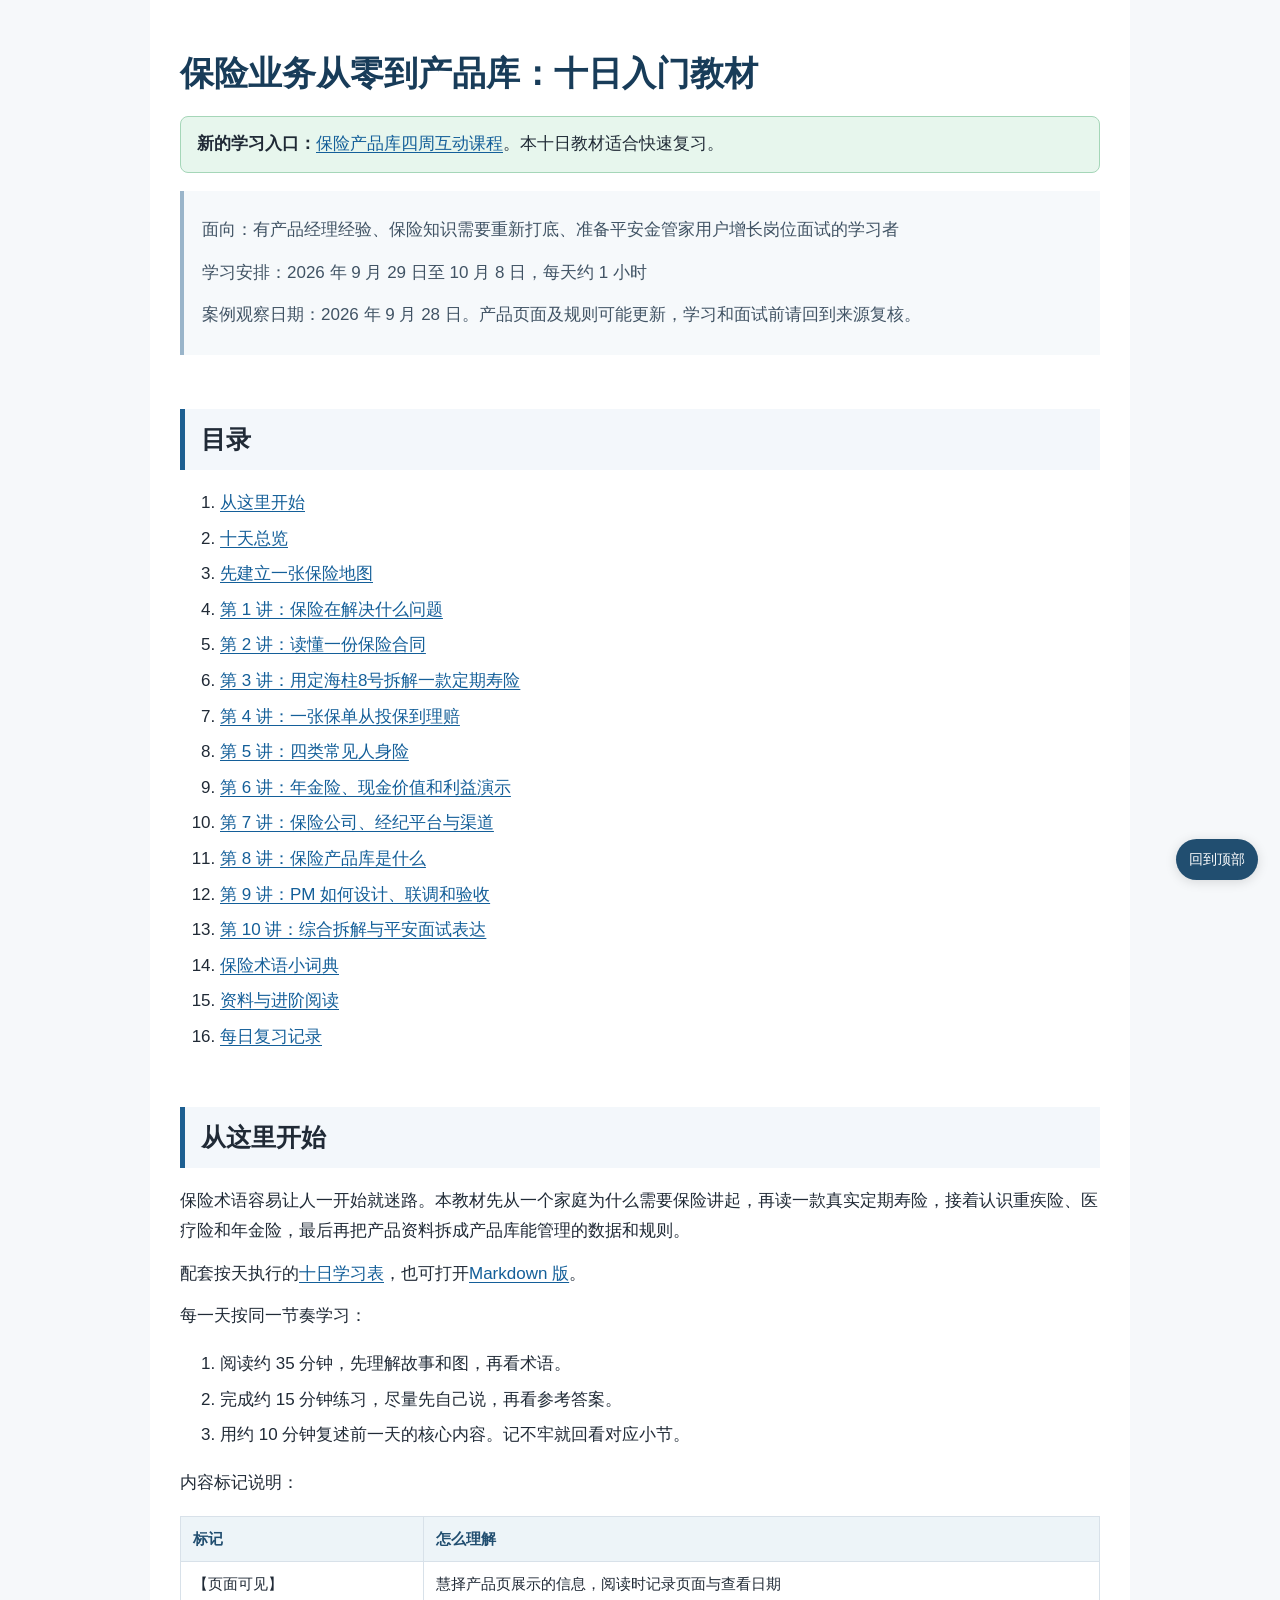
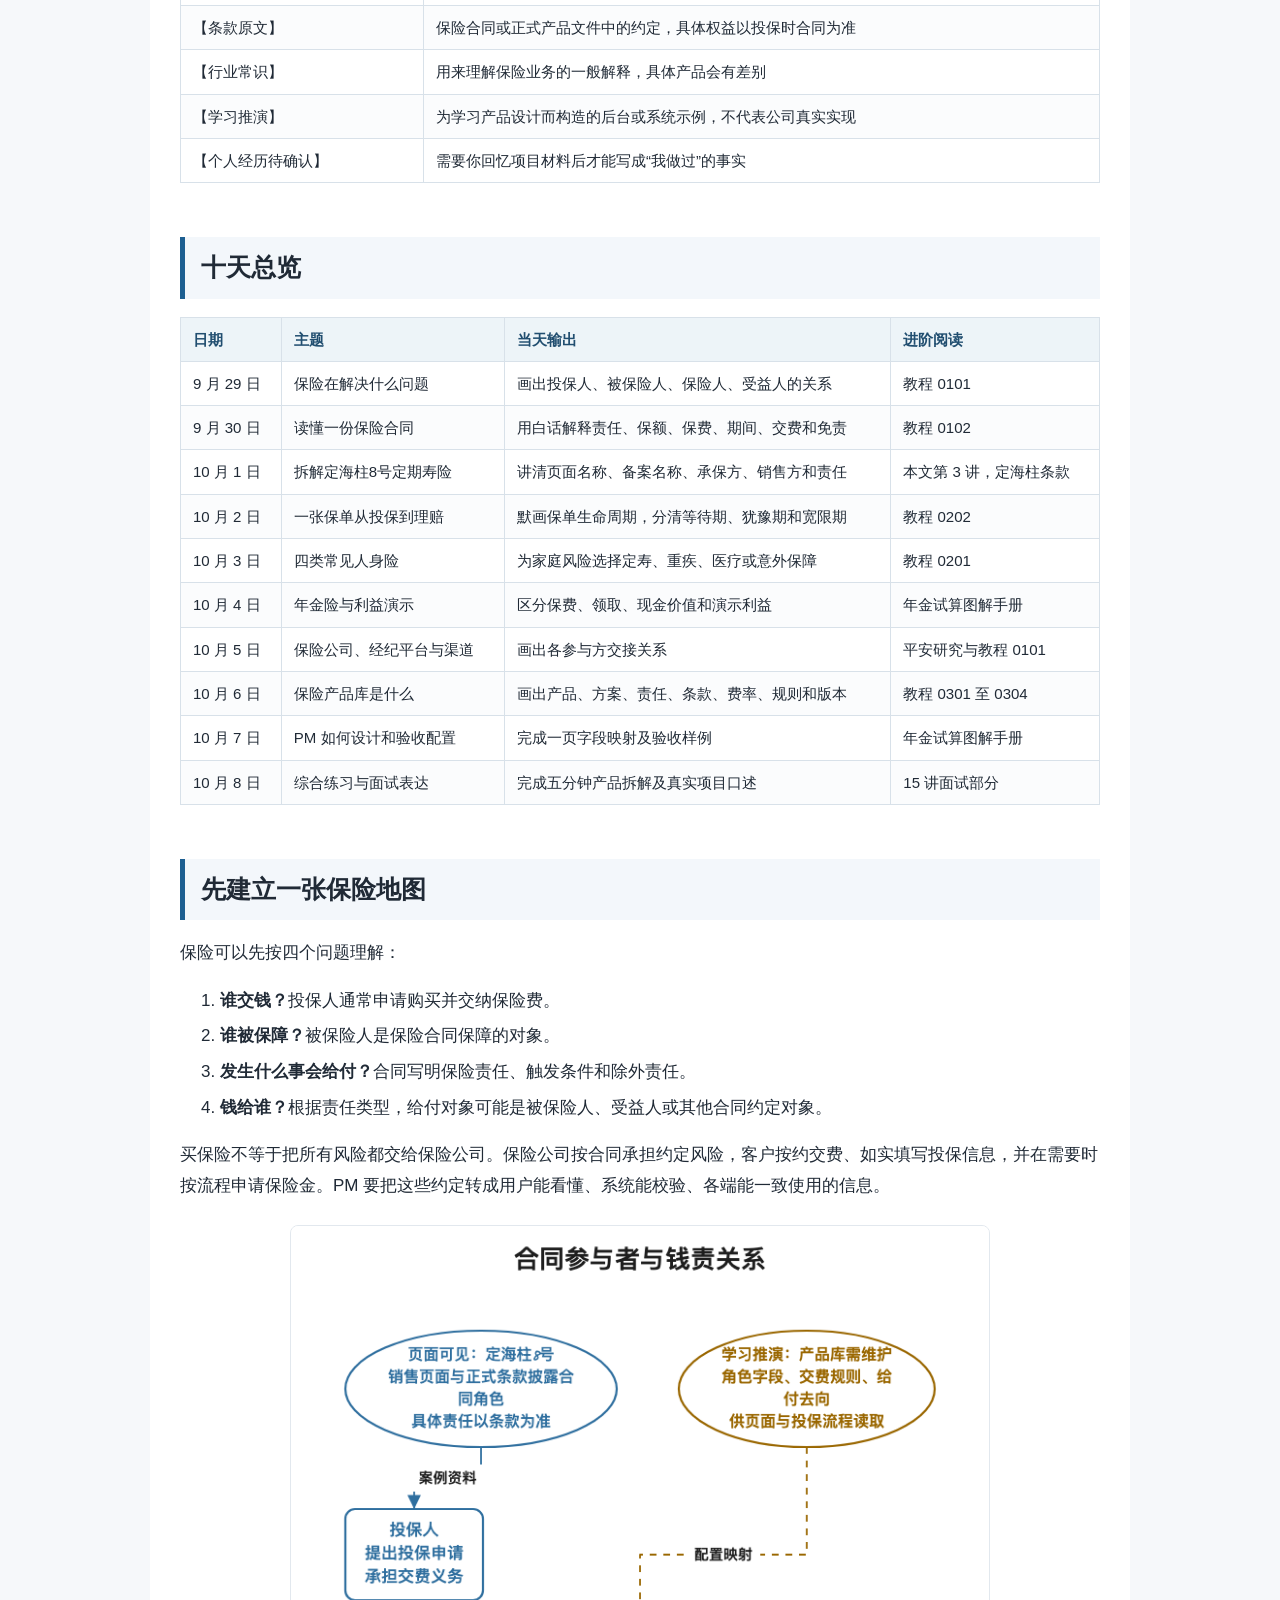
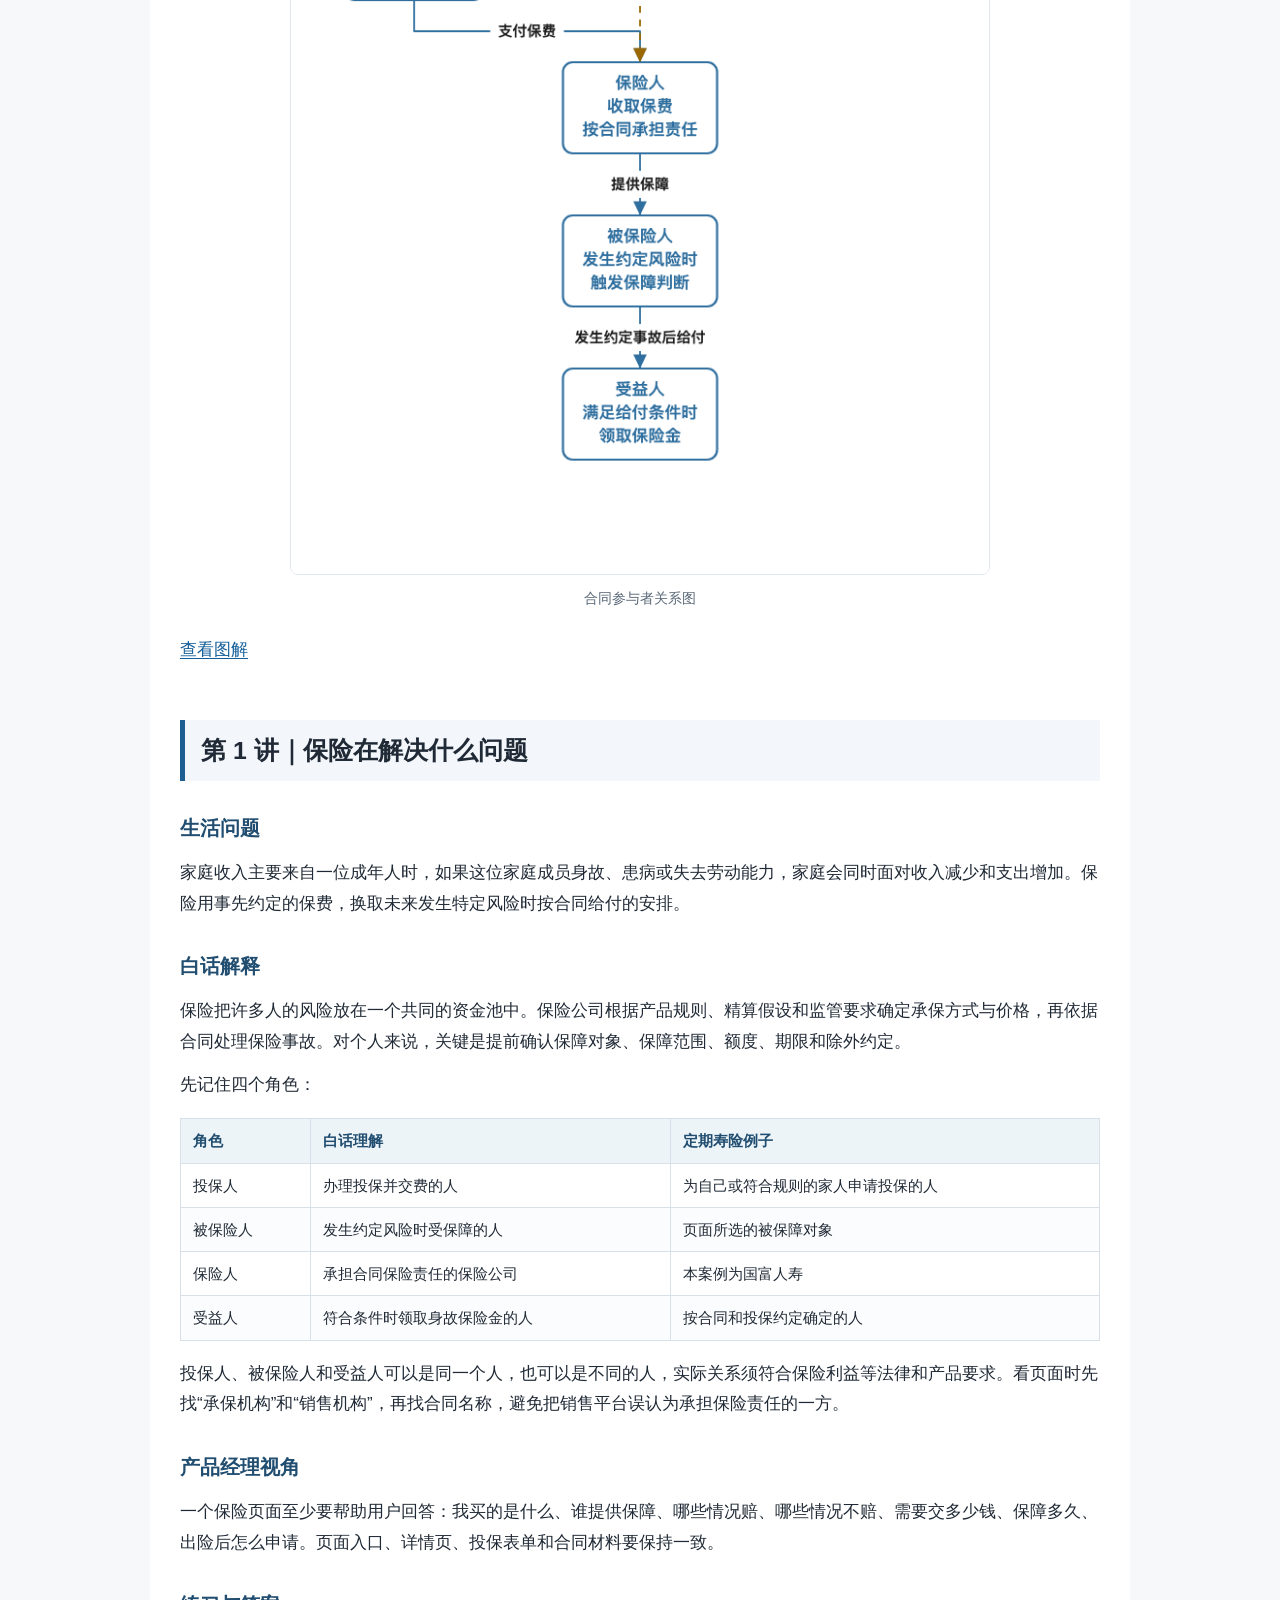
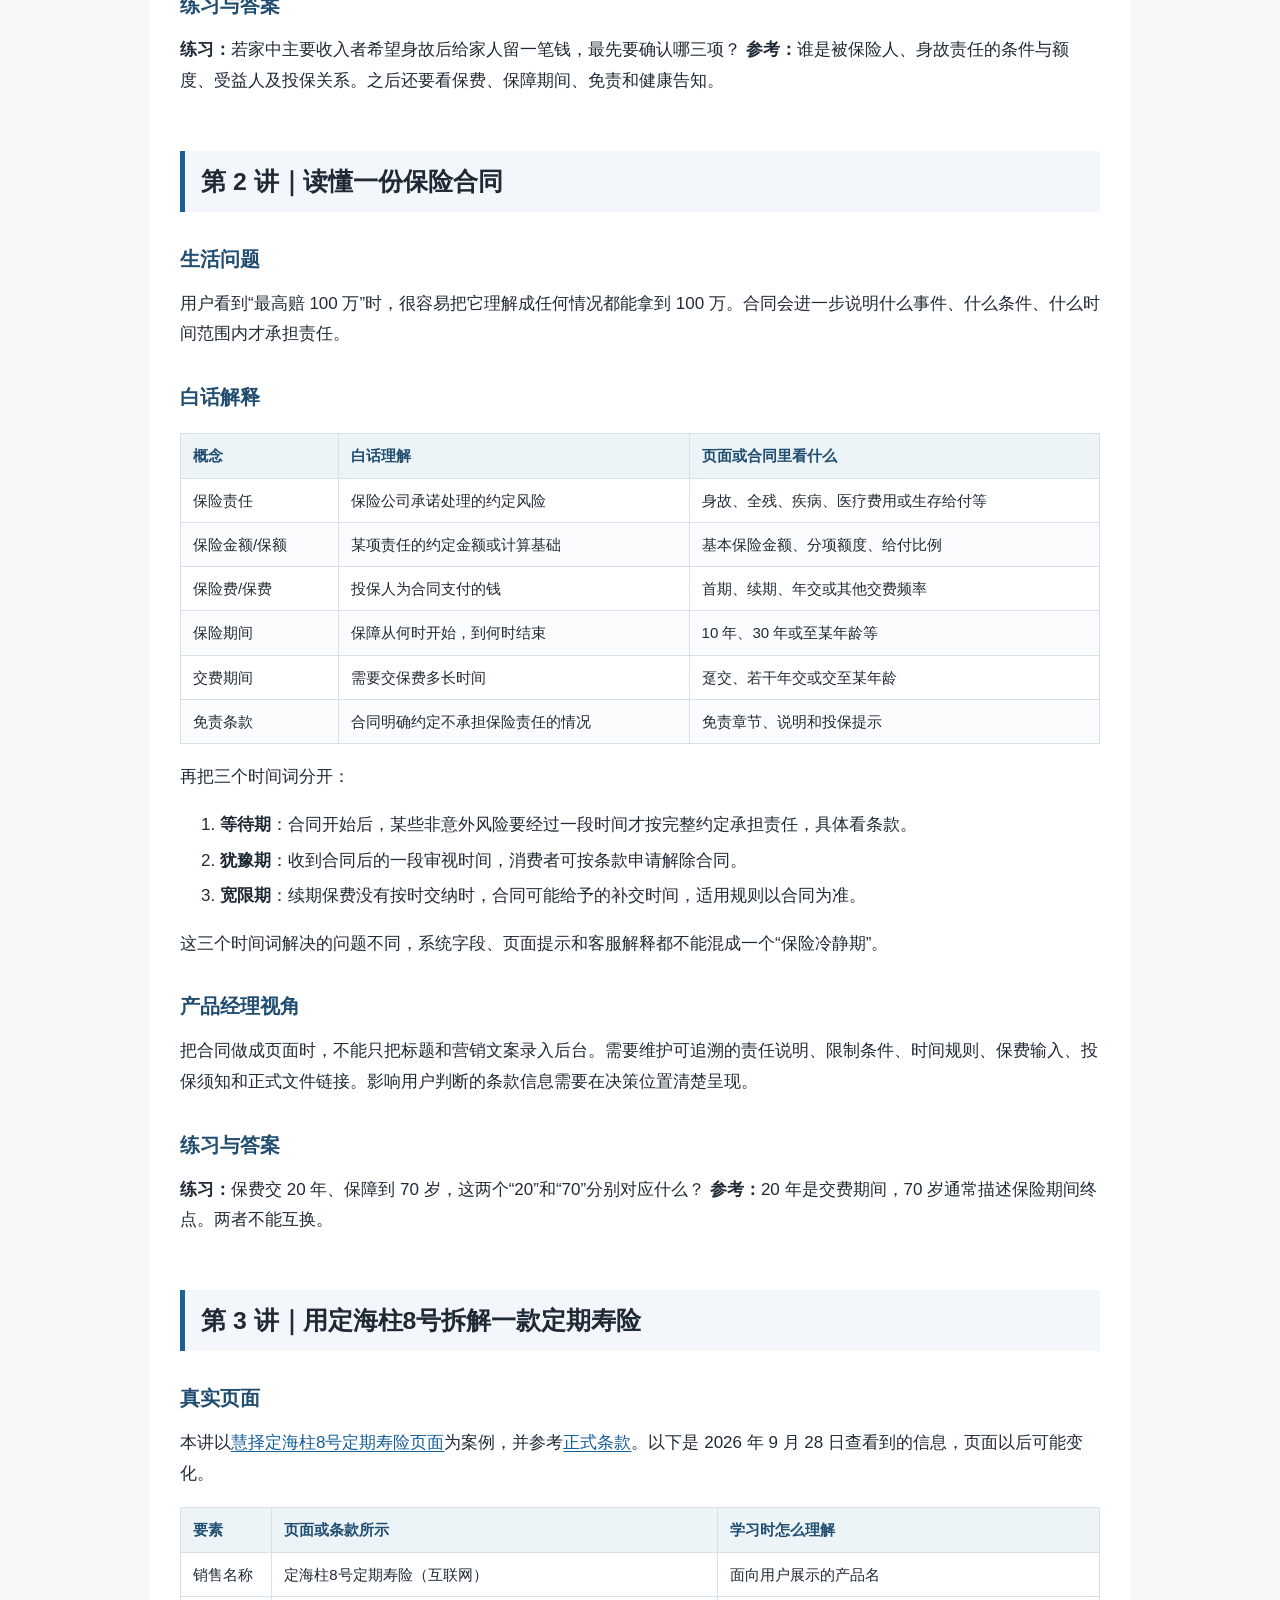
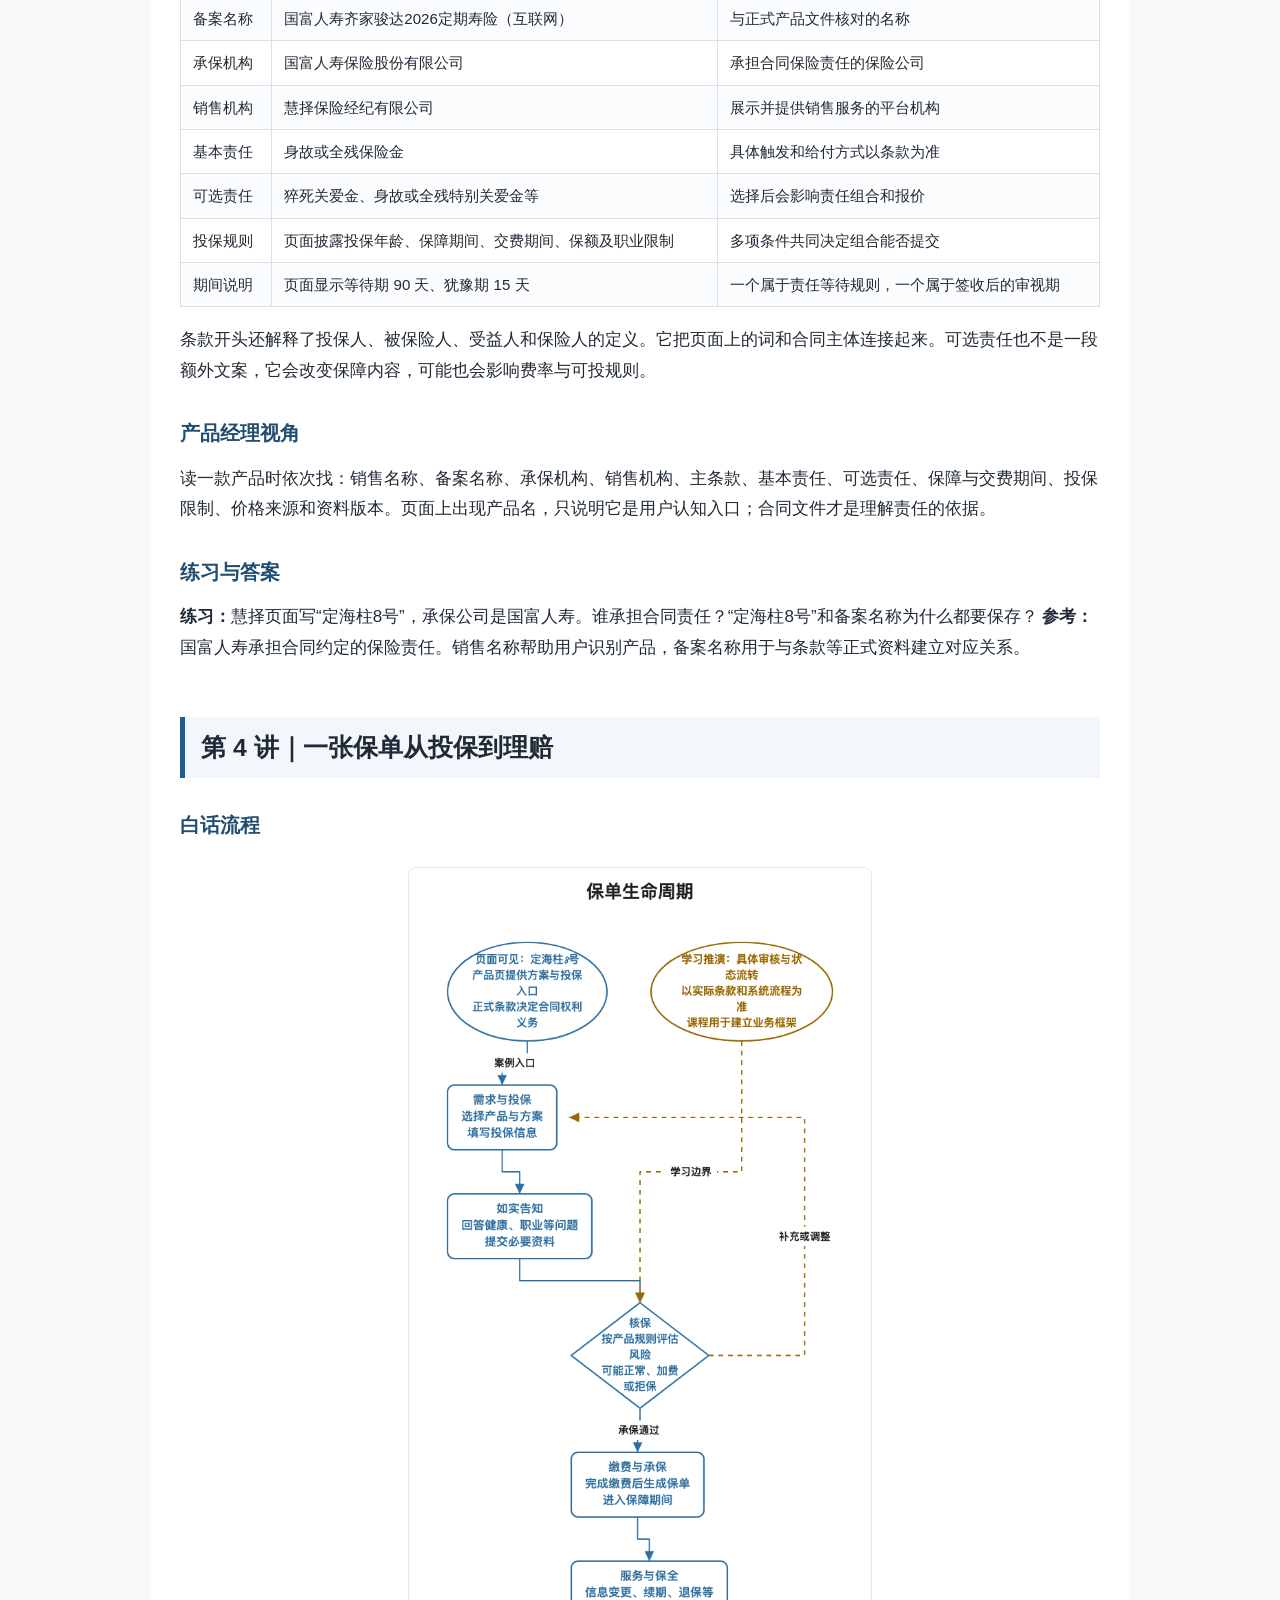
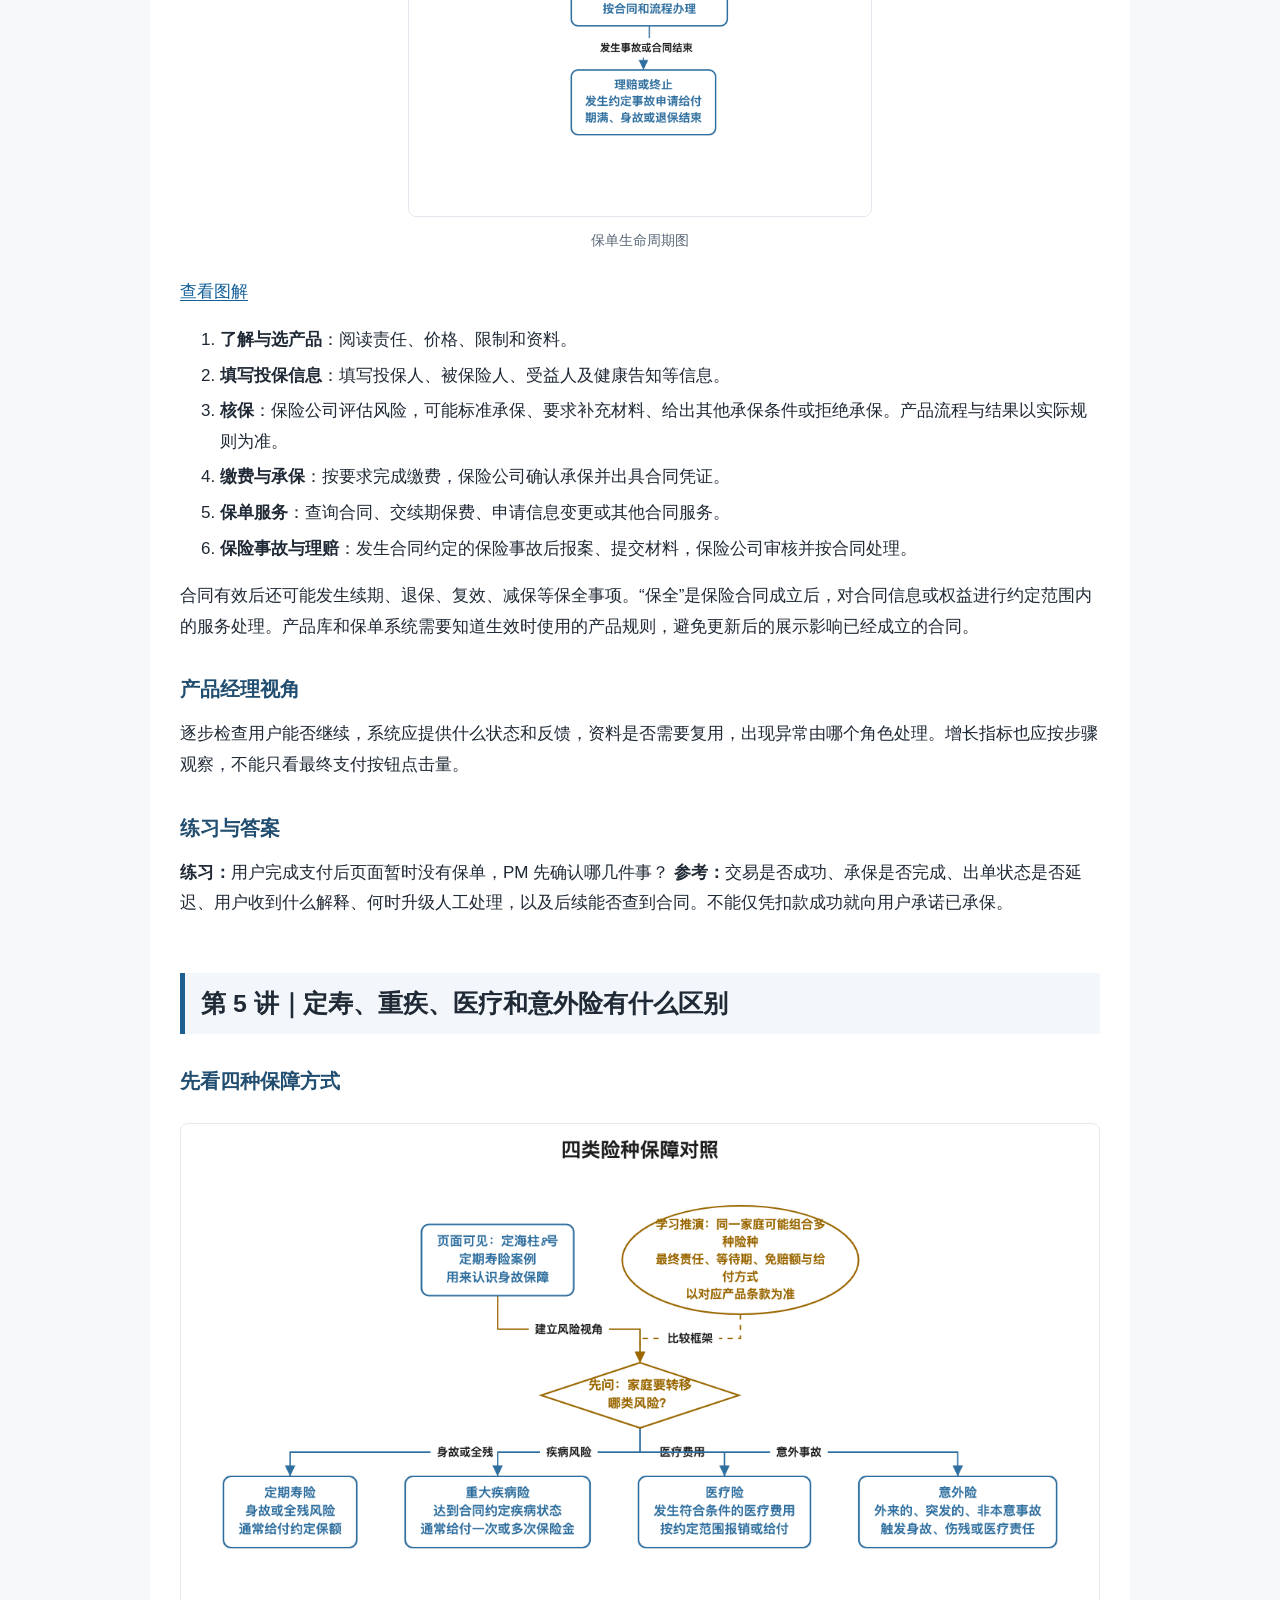
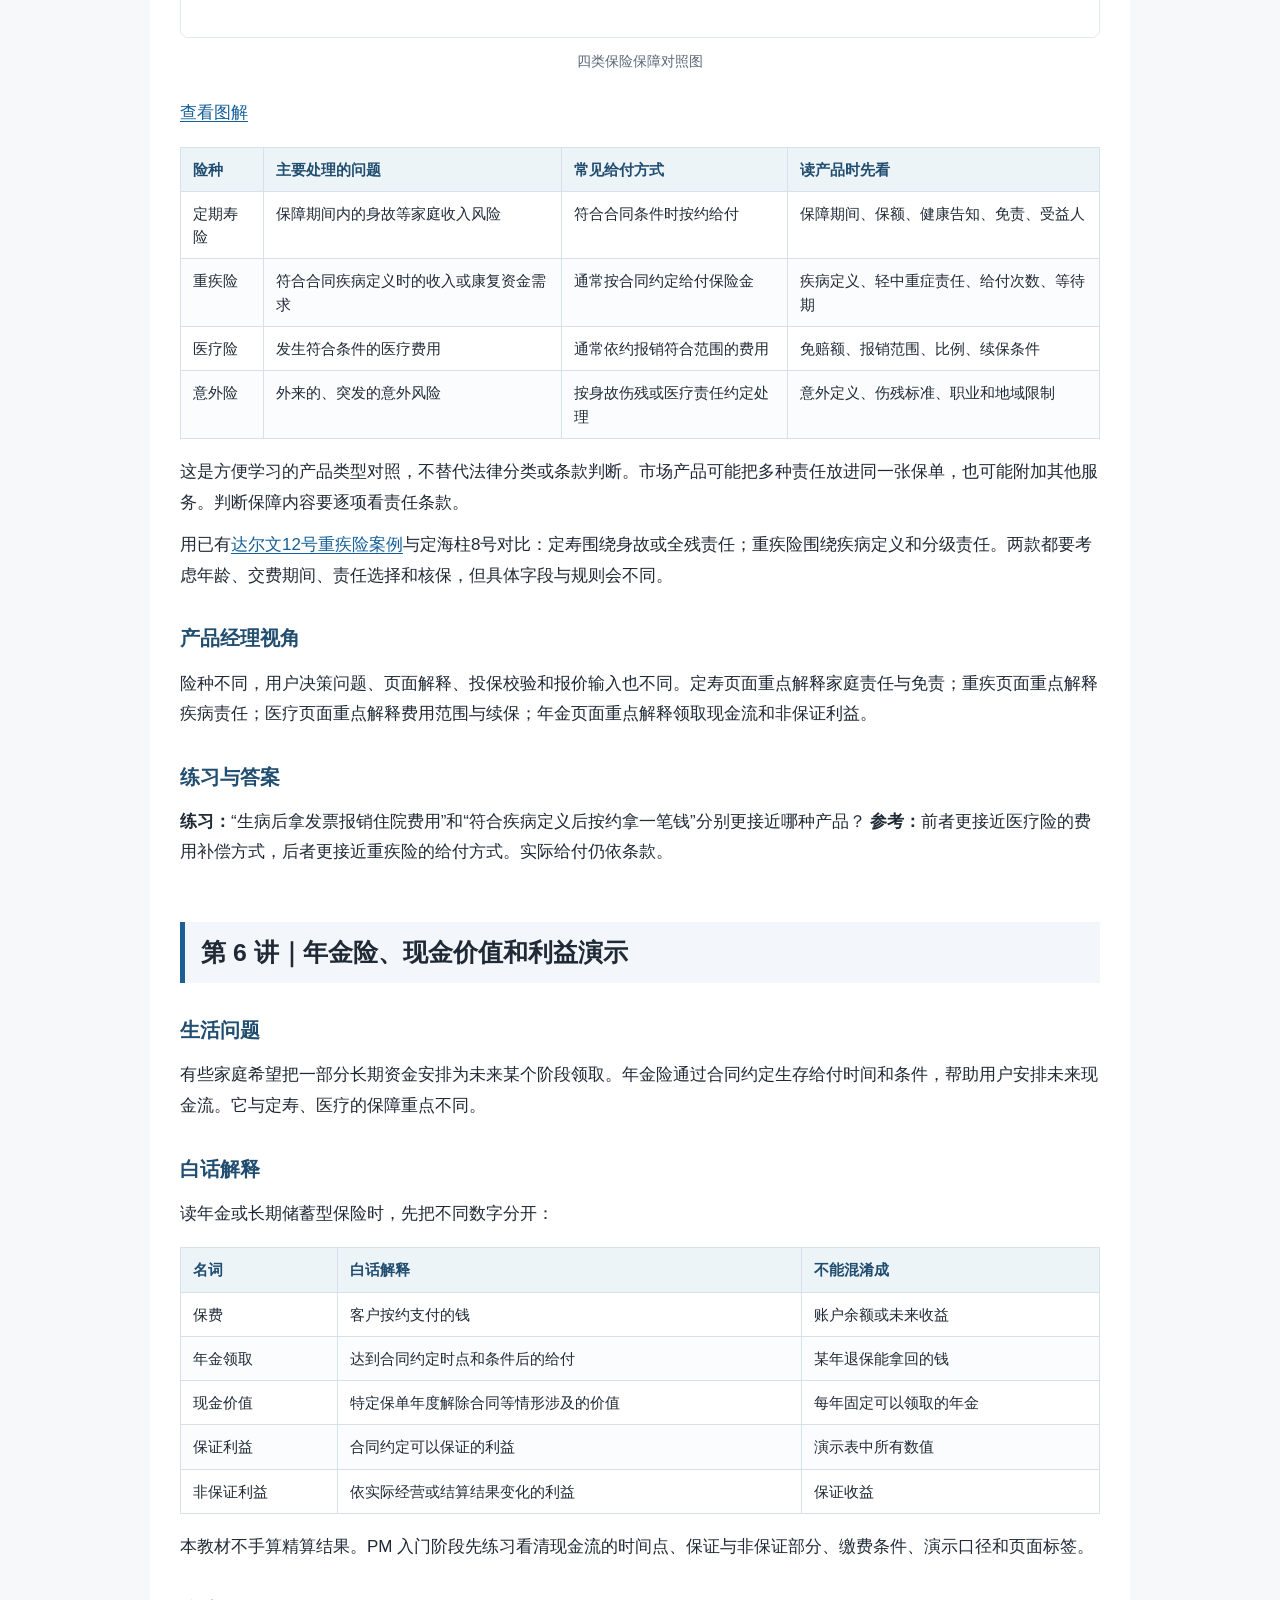
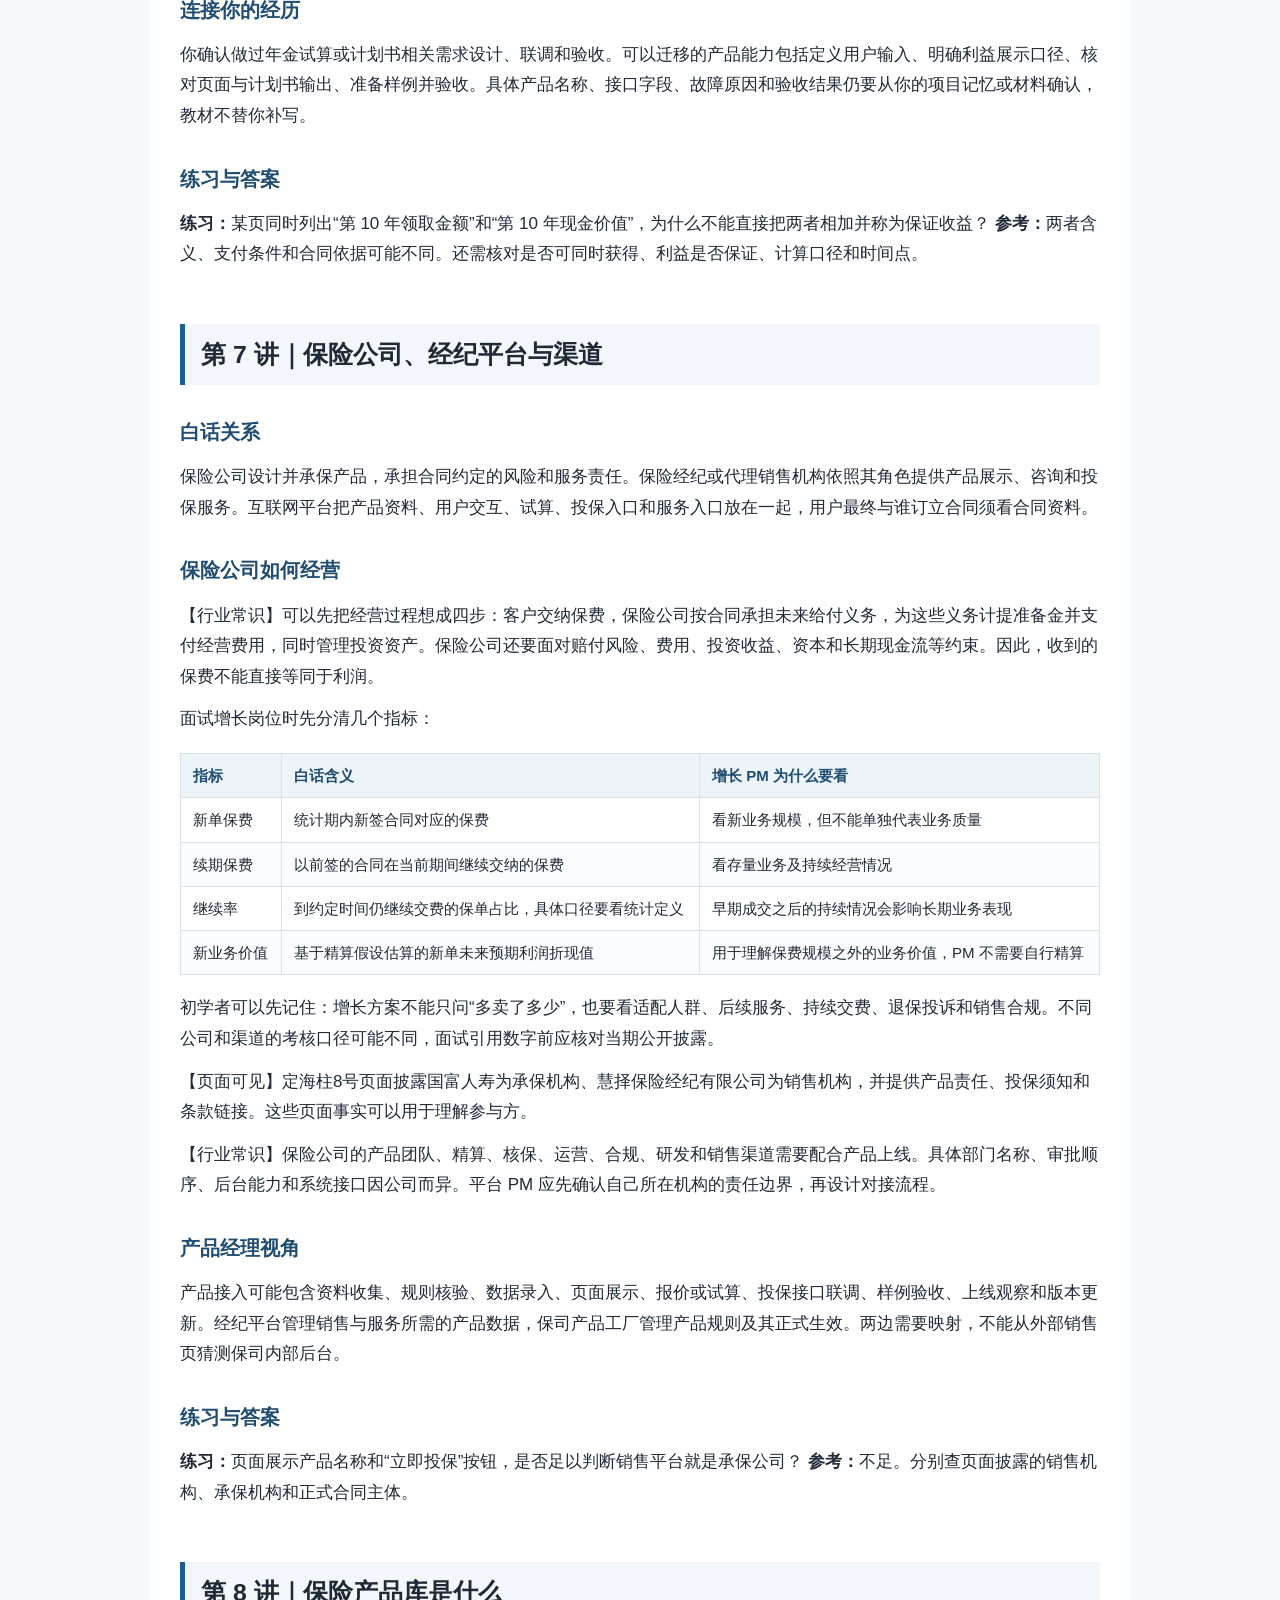
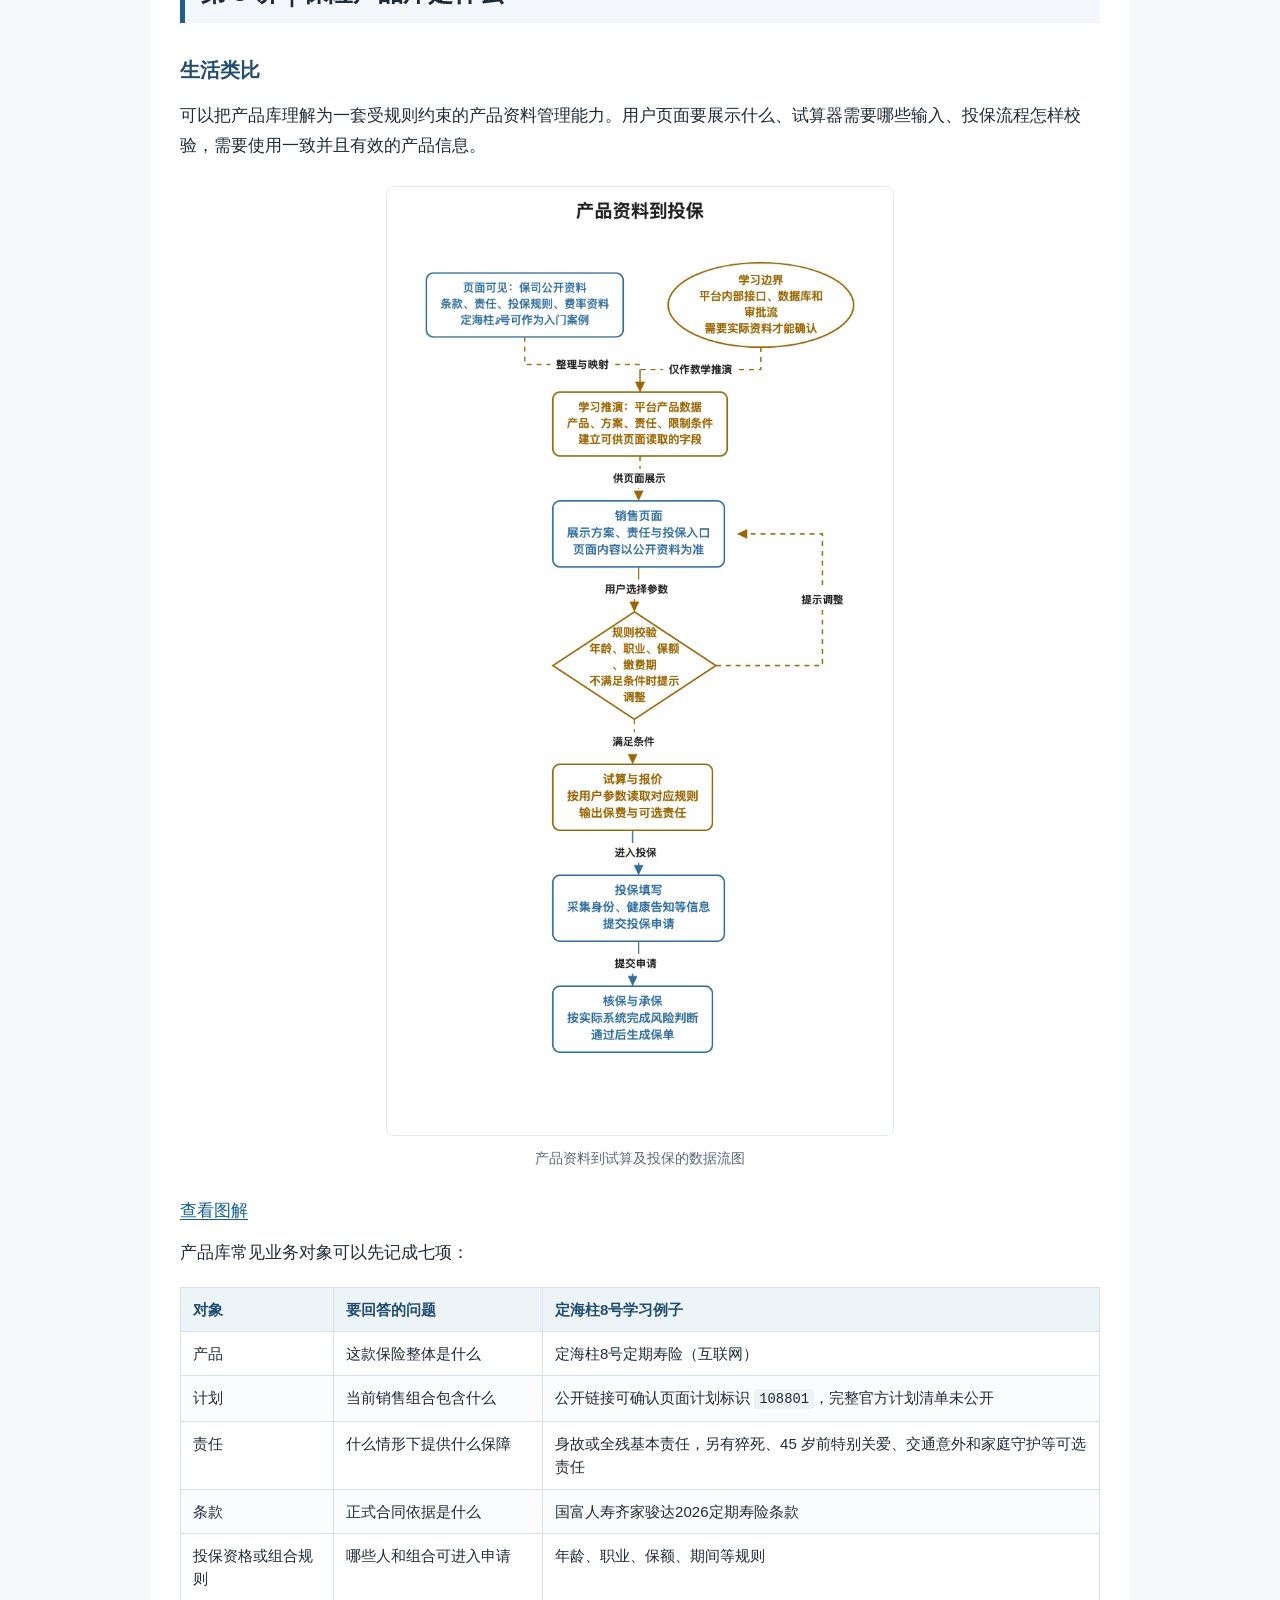
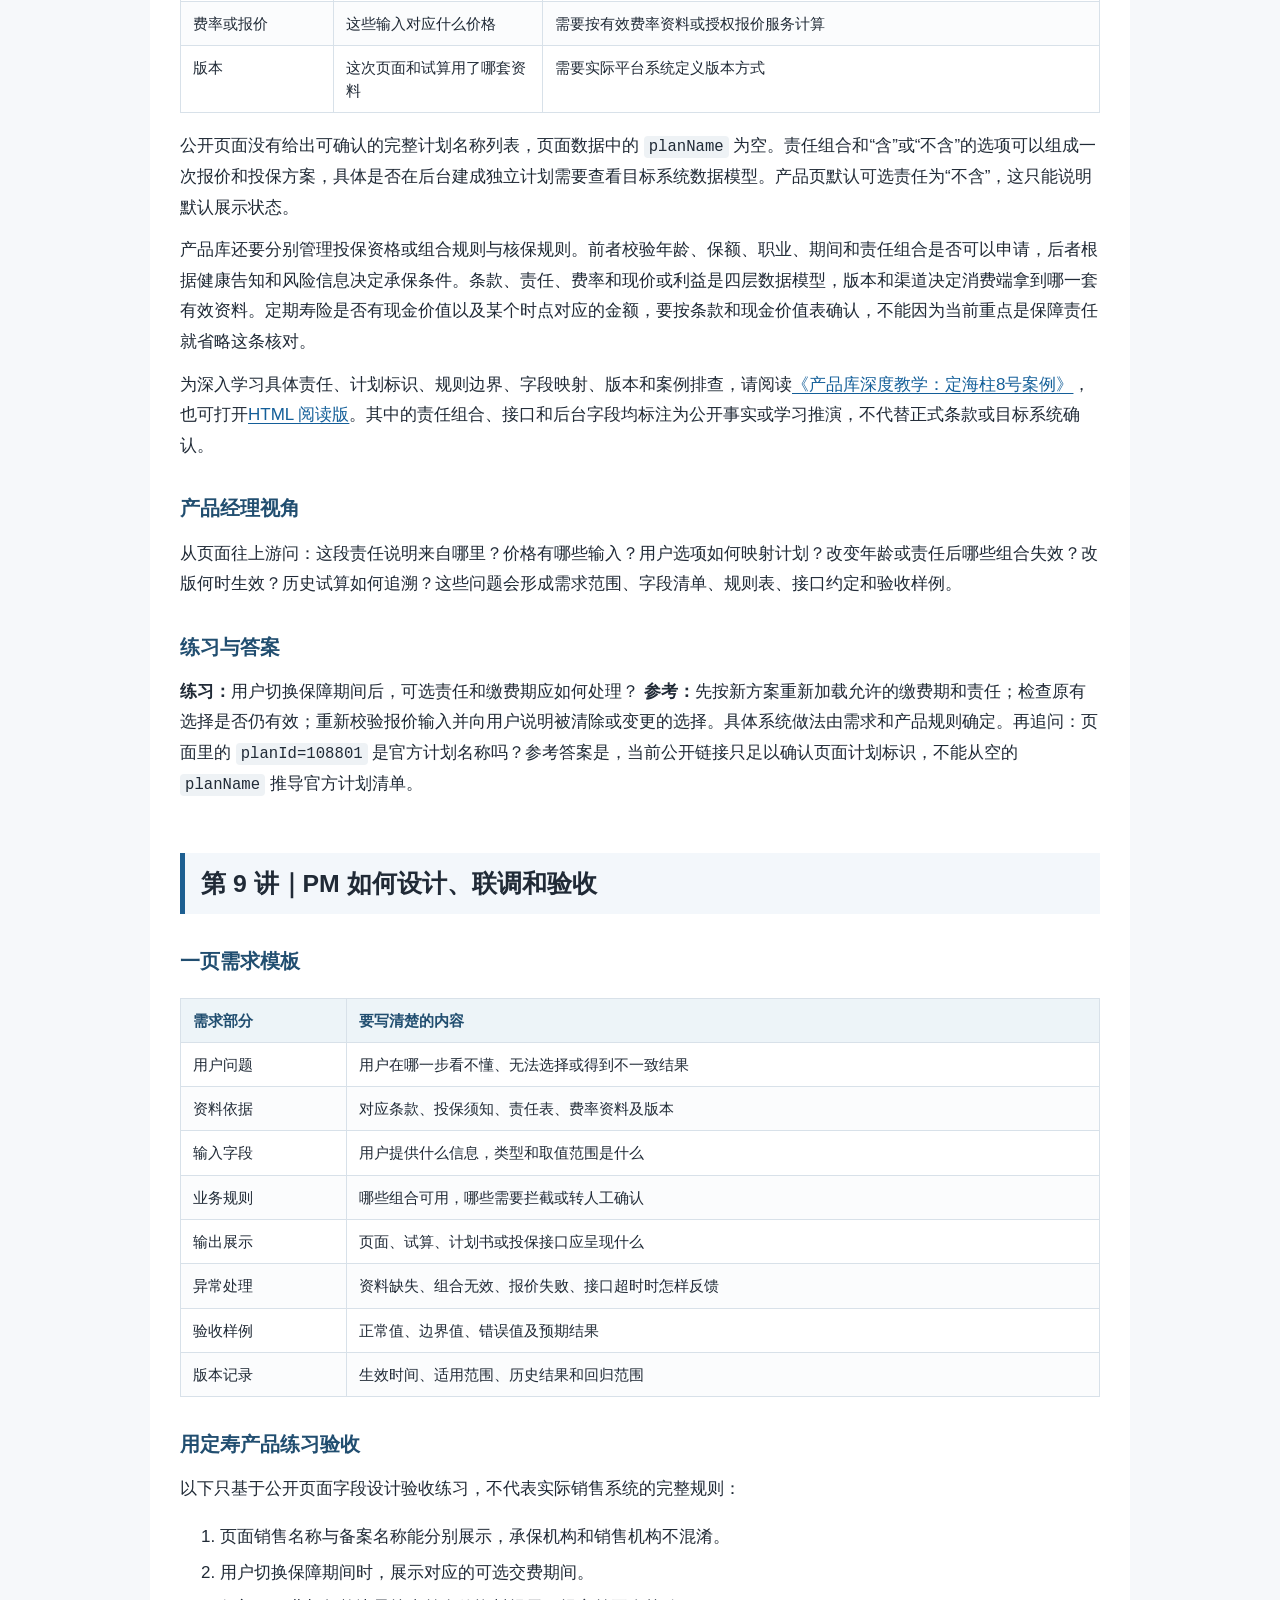
<file: 02_十日快速复习/02_保险从零到产品库_十日入门教材.html>
<!doctype html><html lang="zh-CN"><head><meta charset="utf-8"><meta name="viewport" content="width=device-width,initial-scale=1"><meta name="description" content="从零理解保险业务、产品结构和产品库的十日学习教材"><title>保险业务从零到产品库：十日入门教材</title><style>:root{--ink:#202a36;--muted:#5a6878;--blue:#1d5f91;--pale:#f3f7fb;--line:#d8e1e9}*{box-sizing:border-box}body{margin:0;background:#f6f8fa;color:var(--ink);font:17px/1.8 -apple-system,BlinkMacSystemFont,"Segoe UI","PingFang SC","Microsoft YaHei",sans-serif}.wrap{max-width:980px;margin:0 auto;padding:40px 30px 100px;background:#fff;min-height:100vh}h1{font-size:2.15rem;line-height:1.35;margin:10px 0 20px;color:#183c59}h2{margin:54px 0 18px;padding:12px 16px;background:var(--pale);border-left:5px solid var(--blue);font-size:1.55rem;line-height:1.5}h3{margin:30px 0 12px;color:#214e70;font-size:1.22rem}p{margin:12px 0}a{color:#145f99;text-underline-offset:3px}blockquote{margin:18px 0;padding:12px 18px;border-left:4px solid #9ab5ca;background:#f6f9fb;color:#405364}.table-wrap{overflow:auto;margin:18px 0}table{border-collapse:collapse;width:100%;font-size:.94rem;line-height:1.55}th,td{padding:10px 12px;text-align:left;vertical-align:top;border:1px solid var(--line)}th{background:#edf4f8;color:#214e70}tr:nth-child(even) td{background:#fbfcfd}figure{margin:24px auto;text-align:center}figure img{max-width:100%;height:auto;max-height:950px;border:1px solid #e2e8ee;border-radius:8px}figcaption{font-size:.88rem;color:var(--muted)}code{background:#eef2f5;padding:2px 5px;border-radius:4px;font-size:.92em}hr{border:0;border-top:1px solid var(--line);margin:40px 0}li{margin:5px 0}.backtop{position:fixed;right:22px;bottom:20px;background:#214e70;color:white;text-decoration:none;padding:8px 13px;border-radius:999px;font-size:14px;box-shadow:0 2px 12px #0002}@media(max-width:650px){body{font-size:16px}.wrap{padding:24px 16px 80px}h1{font-size:1.75rem}h2{font-size:1.32rem;margin-top:40px}th,td{padding:8px;font-size:.9rem}}</style></head><body><main class="wrap"><h1 id="top">保险业务从零到产品库：十日入门教材</h1>
<p style="padding:12px 16px;background:#e7f6ed;border:1px solid #a5d6b8;border-radius:8px"><strong>新的学习入口：</strong><a href="../01_四周互动课程/index.html">保险产品库四周互动课程</a>。本十日教材适合快速复习。</p>
<blockquote><p>面向：有产品经理经验、保险知识需要重新打底、准备平安金管家用户增长岗位面试的学习者</p><p>学习安排：2026 年 9 月 29 日至 10 月 8 日，每天约 1 小时</p><p>案例观察日期：2026 年 9 月 28 日。产品页面及规则可能更新，学习和面试前请回到来源复核。</p></blockquote>
<h2 id="目录">目录</h2>
<ol><li><a href="#从这里开始">从这里开始</a></li><li><a href="#十天总览">十天总览</a></li><li><a href="#先建立一张保险地图">先建立一张保险地图</a></li><li><a href="#day-01">第 1 讲：保险在解决什么问题</a></li><li><a href="#day-02">第 2 讲：读懂一份保险合同</a></li><li><a href="#day-03">第 3 讲：用定海柱8号拆解一款定期寿险</a></li><li><a href="#day-04">第 4 讲：一张保单从投保到理赔</a></li><li><a href="#day-05">第 5 讲：四类常见人身险</a></li><li><a href="#day-06">第 6 讲：年金险、现金价值和利益演示</a></li><li><a href="#day-07">第 7 讲：保险公司、经纪平台与渠道</a></li><li><a href="#day-08">第 8 讲：保险产品库是什么</a></li><li><a href="#day-09">第 9 讲：PM 如何设计、联调和验收</a></li><li><a href="#day-10">第 10 讲：综合拆解与平安面试表达</a></li><li><a href="#保险术语小词典">保险术语小词典</a></li><li><a href="#资料与进阶阅读">资料与进阶阅读</a></li><li><a href="#每日复习记录">每日复习记录</a></li></ol>
<h2 id="从这里开始">从这里开始</h2>
<p>保险术语容易让人一开始就迷路。本教材先从一个家庭为什么需要保险讲起，再读一款真实定期寿险，接着认识重疾险、医疗险和年金险，最后再把产品资料拆成产品库能管理的数据和规则。</p>
<p>配套按天执行的<a href="03_保险从零到产品库_十日学习表.md">十日学习表</a>，也可打开<a href="01_保险从零到产品库_十日入门教材.md">Markdown 版</a>。</p>
<p>每一天按同一节奏学习：</p>
<ol><li>阅读约 35 分钟，先理解故事和图，再看术语。</li><li>完成约 15 分钟练习，尽量先自己说，再看参考答案。</li><li>用约 10 分钟复述前一天的核心内容。记不牢就回看对应小节。</li></ol>
<p>内容标记说明：</p>
<div class="table-wrap"><table><thead><tr><th>标记</th><th>怎么理解</th></tr></thead><tbody><tr><td>【页面可见】</td><td>慧择产品页展示的信息，阅读时记录页面与查看日期</td></tr><tr><td>【条款原文】</td><td>保险合同或正式产品文件中的约定，具体权益以投保时合同为准</td></tr><tr><td>【行业常识】</td><td>用来理解保险业务的一般解释，具体产品会有差别</td></tr><tr><td>【学习推演】</td><td>为学习产品设计而构造的后台或系统示例，不代表公司真实实现</td></tr><tr><td>【个人经历待确认】</td><td>需要你回忆项目材料后才能写成“我做过”的事实</td></tr></tbody></table></div>
<h2 id="十天总览">十天总览</h2>
<div class="table-wrap"><table><thead><tr><th>日期</th><th>主题</th><th>当天输出</th><th>进阶阅读</th></tr></thead><tbody><tr><td>9 月 29 日</td><td>保险在解决什么问题</td><td>画出投保人、被保险人、保险人、受益人的关系</td><td>教程 0101</td></tr><tr><td>9 月 30 日</td><td>读懂一份保险合同</td><td>用白话解释责任、保额、保费、期间、交费和免责</td><td>教程 0102</td></tr><tr><td>10 月 1 日</td><td>拆解定海柱8号定期寿险</td><td>讲清页面名称、备案名称、承保方、销售方和责任</td><td>本文第 3 讲，定海柱条款</td></tr><tr><td>10 月 2 日</td><td>一张保单从投保到理赔</td><td>默画保单生命周期，分清等待期、犹豫期和宽限期</td><td>教程 0202</td></tr><tr><td>10 月 3 日</td><td>四类常见人身险</td><td>为家庭风险选择定寿、重疾、医疗或意外保障</td><td>教程 0201</td></tr><tr><td>10 月 4 日</td><td>年金险与利益演示</td><td>区分保费、领取、现金价值和演示利益</td><td>年金试算图解手册</td></tr><tr><td>10 月 5 日</td><td>保险公司、经纪平台与渠道</td><td>画出各参与方交接关系</td><td>平安研究与教程 0101</td></tr><tr><td>10 月 6 日</td><td>保险产品库是什么</td><td>画出产品、方案、责任、条款、费率、规则和版本</td><td>教程 0301 至 0304</td></tr><tr><td>10 月 7 日</td><td>PM 如何设计和验收配置</td><td>完成一页字段映射及验收样例</td><td>年金试算图解手册</td></tr><tr><td>10 月 8 日</td><td>综合练习与面试表达</td><td>完成五分钟产品拆解及真实项目口述</td><td>15 讲面试部分</td></tr></tbody></table></div>
<h2 id="先建立一张保险地图">先建立一张保险地图</h2>
<p>保险可以先按四个问题理解：</p>
<ol><li><strong>谁交钱？</strong>投保人通常申请购买并交纳保险费。</li><li><strong>谁被保障？</strong>被保险人是保险合同保障的对象。</li><li><strong>发生什么事会给付？</strong>合同写明保险责任、触发条件和除外责任。</li><li><strong>钱给谁？</strong>根据责任类型，给付对象可能是被保险人、受益人或其他合同约定对象。</li></ol>
<p>买保险不等于把所有风险都交给保险公司。保险公司按合同承担约定风险，客户按约交费、如实填写投保信息，并在需要时按流程申请保险金。PM 要把这些约定转成用户能看懂、系统能校验、各端能一致使用的信息。</p>
<figure><img src="图解/01_合同参与者.png" alt="合同参与者关系图"><figcaption>合同参与者关系图</figcaption></figure>
<p><a href="图解/01_合同参与者.svg">查看图解</a></p>
<a id="day-01"></a>
<h2 id="第-1-讲-保险在解决什么问题">第 1 讲｜保险在解决什么问题</h2>
<h3 id="生活问题">生活问题</h3>
<p>家庭收入主要来自一位成年人时，如果这位家庭成员身故、患病或失去劳动能力，家庭会同时面对收入减少和支出增加。保险用事先约定的保费，换取未来发生特定风险时按合同给付的安排。</p>
<h3 id="白话解释">白话解释</h3>
<p>保险把许多人的风险放在一个共同的资金池中。保险公司根据产品规则、精算假设和监管要求确定承保方式与价格，再依据合同处理保险事故。对个人来说，关键是提前确认保障对象、保障范围、额度、期限和除外约定。</p>
<p>先记住四个角色：</p>
<div class="table-wrap"><table><thead><tr><th>角色</th><th>白话理解</th><th>定期寿险例子</th></tr></thead><tbody><tr><td>投保人</td><td>办理投保并交费的人</td><td>为自己或符合规则的家人申请投保的人</td></tr><tr><td>被保险人</td><td>发生约定风险时受保障的人</td><td>页面所选的被保障对象</td></tr><tr><td>保险人</td><td>承担合同保险责任的保险公司</td><td>本案例为国富人寿</td></tr><tr><td>受益人</td><td>符合条件时领取身故保险金的人</td><td>按合同和投保约定确定的人</td></tr></tbody></table></div>
<p>投保人、被保险人和受益人可以是同一个人，也可以是不同的人，实际关系须符合保险利益等法律和产品要求。看页面时先找“承保机构”和“销售机构”，再找合同名称，避免把销售平台误认为承担保险责任的一方。</p>
<h3 id="产品经理视角">产品经理视角</h3>
<p>一个保险页面至少要帮助用户回答：我买的是什么、谁提供保障、哪些情况赔、哪些情况不赔、需要交多少钱、保障多久、出险后怎么申请。页面入口、详情页、投保表单和合同材料要保持一致。</p>
<h3 id="练习与答案">练习与答案</h3>
<p><strong>练习：</strong>若家中主要收入者希望身故后给家人留一笔钱，最先要确认哪三项？   <strong>参考：</strong>谁是被保险人、身故责任的条件与额度、受益人及投保关系。之后还要看保费、保障期间、免责和健康告知。</p>
<a id="day-02"></a>
<h2 id="第-2-讲-读懂一份保险合同">第 2 讲｜读懂一份保险合同</h2>
<h3 id="生活问题">生活问题</h3>
<p>用户看到“最高赔 100 万”时，很容易把它理解成任何情况都能拿到 100 万。合同会进一步说明什么事件、什么条件、什么时间范围内才承担责任。</p>
<h3 id="白话解释">白话解释</h3>
<div class="table-wrap"><table><thead><tr><th>概念</th><th>白话理解</th><th>页面或合同里看什么</th></tr></thead><tbody><tr><td>保险责任</td><td>保险公司承诺处理的约定风险</td><td>身故、全残、疾病、医疗费用或生存给付等</td></tr><tr><td>保险金额/保额</td><td>某项责任的约定金额或计算基础</td><td>基本保险金额、分项额度、给付比例</td></tr><tr><td>保险费/保费</td><td>投保人为合同支付的钱</td><td>首期、续期、年交或其他交费频率</td></tr><tr><td>保险期间</td><td>保障从何时开始，到何时结束</td><td>10 年、30 年或至某年龄等</td></tr><tr><td>交费期间</td><td>需要交保费多长时间</td><td>趸交、若干年交或交至某年龄</td></tr><tr><td>免责条款</td><td>合同明确约定不承担保险责任的情况</td><td>免责章节、说明和投保提示</td></tr></tbody></table></div>
<p>再把三个时间词分开：</p>
<ol><li><strong>等待期</strong>：合同开始后，某些非意外风险要经过一段时间才按完整约定承担责任，具体看条款。</li><li><strong>犹豫期</strong>：收到合同后的一段审视时间，消费者可按条款申请解除合同。</li><li><strong>宽限期</strong>：续期保费没有按时交纳时，合同可能给予的补交时间，适用规则以合同为准。</li></ol>
<p>这三个时间词解决的问题不同，系统字段、页面提示和客服解释都不能混成一个“保险冷静期”。</p>
<h3 id="产品经理视角">产品经理视角</h3>
<p>把合同做成页面时，不能只把标题和营销文案录入后台。需要维护可追溯的责任说明、限制条件、时间规则、保费输入、投保须知和正式文件链接。影响用户判断的条款信息需要在决策位置清楚呈现。</p>
<h3 id="练习与答案">练习与答案</h3>
<p><strong>练习：</strong>保费交 20 年、保障到 70 岁，这两个“20”和“70”分别对应什么？   <strong>参考：</strong>20 年是交费期间，70 岁通常描述保险期间终点。两者不能互换。</p>
<a id="day-03"></a>
<h2 id="第-3-讲-用定海柱8号拆解一款定期寿险">第 3 讲｜用定海柱8号拆解一款定期寿险</h2>
<h3 id="真实页面">真实页面</h3>
<p>本讲以<a href="https://www.huize.com/apps/cps/index/product/detail?DProtectPlanId=108801&amp;prodId=104154&amp;planId=108801">慧择定海柱8号定期寿险页面</a>为案例，并参考<a href="https://files2.huizecdn.com/file3/M00/D6/5F/rBYA3GnKUXqAdLVQAAU4BAbXNV8711.pdf">正式条款</a>。以下是 2026 年 9 月 28 日查看到的信息，页面以后可能变化。</p>
<div class="table-wrap"><table><thead><tr><th>要素</th><th>页面或条款所示</th><th>学习时怎么理解</th></tr></thead><tbody><tr><td>销售名称</td><td>定海柱8号定期寿险（互联网）</td><td>面向用户展示的产品名</td></tr><tr><td>备案名称</td><td>国富人寿齐家骏达2026定期寿险（互联网）</td><td>与正式产品文件核对的名称</td></tr><tr><td>承保机构</td><td>国富人寿保险股份有限公司</td><td>承担合同保险责任的保险公司</td></tr><tr><td>销售机构</td><td>慧择保险经纪有限公司</td><td>展示并提供销售服务的平台机构</td></tr><tr><td>基本责任</td><td>身故或全残保险金</td><td>具体触发和给付方式以条款为准</td></tr><tr><td>可选责任</td><td>猝死关爱金、身故或全残特别关爱金等</td><td>选择后会影响责任组合和报价</td></tr><tr><td>投保规则</td><td>页面披露投保年龄、保障期间、交费期间、保额及职业限制</td><td>多项条件共同决定组合能否提交</td></tr><tr><td>期间说明</td><td>页面显示等待期 90 天、犹豫期 15 天</td><td>一个属于责任等待规则，一个属于签收后的审视期</td></tr></tbody></table></div>
<p>条款开头还解释了投保人、被保险人、受益人和保险人的定义。它把页面上的词和合同主体连接起来。可选责任也不是一段额外文案，它会改变保障内容，可能也会影响费率与可投规则。</p>
<h3 id="产品经理视角">产品经理视角</h3>
<p>读一款产品时依次找：销售名称、备案名称、承保机构、销售机构、主条款、基本责任、可选责任、保障与交费期间、投保限制、价格来源和资料版本。页面上出现产品名，只说明它是用户认知入口；合同文件才是理解责任的依据。</p>
<h3 id="练习与答案">练习与答案</h3>
<p><strong>练习：</strong>慧择页面写“定海柱8号”，承保公司是国富人寿。谁承担合同责任？“定海柱8号”和备案名称为什么都要保存？   <strong>参考：</strong>国富人寿承担合同约定的保险责任。销售名称帮助用户识别产品，备案名称用于与条款等正式资料建立对应关系。</p>
<a id="day-04"></a>
<h2 id="第-4-讲-一张保单从投保到理赔">第 4 讲｜一张保单从投保到理赔</h2>
<h3 id="白话流程">白话流程</h3>
<figure><img src="图解/02_保单生命周期.png" alt="保单生命周期图"><figcaption>保单生命周期图</figcaption></figure>
<p><a href="图解/02_保单生命周期.svg">查看图解</a></p>
<ol><li><strong>了解与选产品</strong>：阅读责任、价格、限制和资料。</li><li><strong>填写投保信息</strong>：填写投保人、被保险人、受益人及健康告知等信息。</li><li><strong>核保</strong>：保险公司评估风险，可能标准承保、要求补充材料、给出其他承保条件或拒绝承保。产品流程与结果以实际规则为准。</li><li><strong>缴费与承保</strong>：按要求完成缴费，保险公司确认承保并出具合同凭证。</li><li><strong>保单服务</strong>：查询合同、交续期保费、申请信息变更或其他合同服务。</li><li><strong>保险事故与理赔</strong>：发生合同约定的保险事故后报案、提交材料，保险公司审核并按合同处理。</li></ol>
<p>合同有效后还可能发生续期、退保、复效、减保等保全事项。“保全”是保险合同成立后，对合同信息或权益进行约定范围内的服务处理。产品库和保单系统需要知道生效时使用的产品规则，避免更新后的展示影响已经成立的合同。</p>
<h3 id="产品经理视角">产品经理视角</h3>
<p>逐步检查用户能否继续，系统应提供什么状态和反馈，资料是否需要复用，出现异常由哪个角色处理。增长指标也应按步骤观察，不能只看最终支付按钮点击量。</p>
<h3 id="练习与答案">练习与答案</h3>
<p><strong>练习：</strong>用户完成支付后页面暂时没有保单，PM 先确认哪几件事？   <strong>参考：</strong>交易是否成功、承保是否完成、出单状态是否延迟、用户收到什么解释、何时升级人工处理，以及后续能否查到合同。不能仅凭扣款成功就向用户承诺已承保。</p>
<a id="day-05"></a>
<h2 id="第-5-讲-定寿-重疾-医疗和意外险有什么区别">第 5 讲｜定寿、重疾、医疗和意外险有什么区别</h2>
<h3 id="先看四种保障方式">先看四种保障方式</h3>
<figure><img src="图解/03_险种保障对照.png" alt="四类保险保障对照图"><figcaption>四类保险保障对照图</figcaption></figure>
<p><a href="图解/03_险种保障对照.svg">查看图解</a></p>
<div class="table-wrap"><table><thead><tr><th>险种</th><th>主要处理的问题</th><th>常见给付方式</th><th>读产品时先看</th></tr></thead><tbody><tr><td>定期寿险</td><td>保障期间内的身故等家庭收入风险</td><td>符合合同条件时按约给付</td><td>保障期间、保额、健康告知、免责、受益人</td></tr><tr><td>重疾险</td><td>符合合同疾病定义时的收入或康复资金需求</td><td>通常按合同约定给付保险金</td><td>疾病定义、轻中重症责任、给付次数、等待期</td></tr><tr><td>医疗险</td><td>发生符合条件的医疗费用</td><td>通常依约报销符合范围的费用</td><td>免赔额、报销范围、比例、续保条件</td></tr><tr><td>意外险</td><td>外来的、突发的意外风险</td><td>按身故伤残或医疗责任约定处理</td><td>意外定义、伤残标准、职业和地域限制</td></tr></tbody></table></div>
<p>这是方便学习的产品类型对照，不替代法律分类或条款判断。市场产品可能把多种责任放进同一张保单，也可能附加其他服务。判断保障内容要逐项看责任条款。</p>
<p>用已有<a href="../../02_产品案例/02_达尔文12号/01_达尔文12号产品库案例讲解.md">达尔文12号重疾险案例</a>与定海柱8号对比：定寿围绕身故或全残责任；重疾险围绕疾病定义和分级责任。两款都要考虑年龄、交费期间、责任选择和核保，但具体字段与规则会不同。</p>
<h3 id="产品经理视角">产品经理视角</h3>
<p>险种不同，用户决策问题、页面解释、投保校验和报价输入也不同。定寿页面重点解释家庭责任与免责；重疾页面重点解释疾病责任；医疗页面重点解释费用范围与续保；年金页面重点解释领取现金流和非保证利益。</p>
<h3 id="练习与答案">练习与答案</h3>
<p><strong>练习：</strong>“生病后拿发票报销住院费用”和“符合疾病定义后按约拿一笔钱”分别更接近哪种产品？   <strong>参考：</strong>前者更接近医疗险的费用补偿方式，后者更接近重疾险的给付方式。实际给付仍依条款。</p>
<a id="day-06"></a>
<h2 id="第-6-讲-年金险-现金价值和利益演示">第 6 讲｜年金险、现金价值和利益演示</h2>
<h3 id="生活问题">生活问题</h3>
<p>有些家庭希望把一部分长期资金安排为未来某个阶段领取。年金险通过合同约定生存给付时间和条件，帮助用户安排未来现金流。它与定寿、医疗的保障重点不同。</p>
<h3 id="白话解释">白话解释</h3>
<p>读年金或长期储蓄型保险时，先把不同数字分开：</p>
<div class="table-wrap"><table><thead><tr><th>名词</th><th>白话解释</th><th>不能混淆成</th></tr></thead><tbody><tr><td>保费</td><td>客户按约支付的钱</td><td>账户余额或未来收益</td></tr><tr><td>年金领取</td><td>达到合同约定时点和条件后的给付</td><td>某年退保能拿回的钱</td></tr><tr><td>现金价值</td><td>特定保单年度解除合同等情形涉及的价值</td><td>每年固定可以领取的年金</td></tr><tr><td>保证利益</td><td>合同约定可以保证的利益</td><td>演示表中所有数值</td></tr><tr><td>非保证利益</td><td>依实际经营或结算结果变化的利益</td><td>保证收益</td></tr></tbody></table></div>
<p>本教材不手算精算结果。PM 入门阶段先练习看清现金流的时间点、保证与非保证部分、缴费条件、演示口径和页面标签。</p>
<h3 id="连接你的经历">连接你的经历</h3>
<p>你确认做过年金试算或计划书相关需求设计、联调和验收。可以迁移的产品能力包括定义用户输入、明确利益展示口径、核对页面与计划书输出、准备样例并验收。具体产品名称、接口字段、故障原因和验收结果仍要从你的项目记忆或材料确认，教材不替你补写。</p>
<h3 id="练习与答案">练习与答案</h3>
<p><strong>练习：</strong>某页同时列出“第 10 年领取金额”和“第 10 年现金价值”，为什么不能直接把两者相加并称为保证收益？   <strong>参考：</strong>两者含义、支付条件和合同依据可能不同。还需核对是否可同时获得、利益是否保证、计算口径和时间点。</p>
<a id="day-07"></a>
<h2 id="第-7-讲-保险公司-经纪平台与渠道">第 7 讲｜保险公司、经纪平台与渠道</h2>
<h3 id="白话关系">白话关系</h3>
<p>保险公司设计并承保产品，承担合同约定的风险和服务责任。保险经纪或代理销售机构依照其角色提供产品展示、咨询和投保服务。互联网平台把产品资料、用户交互、试算、投保入口和服务入口放在一起，用户最终与谁订立合同须看合同资料。</p>
<h3 id="保险公司如何经营">保险公司如何经营</h3>
<p>【行业常识】可以先把经营过程想成四步：客户交纳保费，保险公司按合同承担未来给付义务，为这些义务计提准备金并支付经营费用，同时管理投资资产。保险公司还要面对赔付风险、费用、投资收益、资本和长期现金流等约束。因此，收到的保费不能直接等同于利润。</p>
<p>面试增长岗位时先分清几个指标：</p>
<div class="table-wrap"><table><thead><tr><th>指标</th><th>白话含义</th><th>增长 PM 为什么要看</th></tr></thead><tbody><tr><td>新单保费</td><td>统计期内新签合同对应的保费</td><td>看新业务规模，但不能单独代表业务质量</td></tr><tr><td>续期保费</td><td>以前签的合同在当前期间继续交纳的保费</td><td>看存量业务及持续经营情况</td></tr><tr><td>继续率</td><td>到约定时间仍继续交费的保单占比，具体口径要看统计定义</td><td>早期成交之后的持续情况会影响长期业务表现</td></tr><tr><td>新业务价值</td><td>基于精算假设估算的新单未来预期利润折现值</td><td>用于理解保费规模之外的业务价值，PM 不需要自行精算</td></tr></tbody></table></div>
<p>初学者可以先记住：增长方案不能只问“多卖了多少”，也要看适配人群、后续服务、持续交费、退保投诉和销售合规。不同公司和渠道的考核口径可能不同，面试引用数字前应核对当期公开披露。</p>
<p>【页面可见】定海柱8号页面披露国富人寿为承保机构、慧择保险经纪有限公司为销售机构，并提供产品责任、投保须知和条款链接。这些页面事实可以用于理解参与方。</p>
<p>【行业常识】保险公司的产品团队、精算、核保、运营、合规、研发和销售渠道需要配合产品上线。具体部门名称、审批顺序、后台能力和系统接口因公司而异。平台 PM 应先确认自己所在机构的责任边界，再设计对接流程。</p>
<h3 id="产品经理视角">产品经理视角</h3>
<p>产品接入可能包含资料收集、规则核验、数据录入、页面展示、报价或试算、投保接口联调、样例验收、上线观察和版本更新。经纪平台管理销售与服务所需的产品数据，保司产品工厂管理产品规则及其正式生效。两边需要映射，不能从外部销售页猜测保司内部后台。</p>
<h3 id="练习与答案">练习与答案</h3>
<p><strong>练习：</strong>页面展示产品名称和“立即投保”按钮，是否足以判断销售平台就是承保公司？   <strong>参考：</strong>不足。分别查页面披露的销售机构、承保机构和正式合同主体。</p>
<a id="day-08"></a>
<h2 id="第-8-讲-保险产品库是什么">第 8 讲｜保险产品库是什么</h2>
<h3 id="生活类比">生活类比</h3>
<p>可以把产品库理解为一套受规则约束的产品资料管理能力。用户页面要展示什么、试算器需要哪些输入、投保流程怎样校验，需要使用一致并且有效的产品信息。</p>
<figure><img src="图解/04_产品资料到投保.png" alt="产品资料到试算及投保的数据流图"><figcaption>产品资料到试算及投保的数据流图</figcaption></figure>
<p><a href="图解/04_产品资料到投保.svg">查看图解</a></p>
<p>产品库常见业务对象可以先记成七项：</p>
<div class="table-wrap"><table><thead><tr><th>对象</th><th>要回答的问题</th><th>定海柱8号学习例子</th></tr></thead><tbody><tr><td>产品</td><td>这款保险整体是什么</td><td>定海柱8号定期寿险（互联网）</td></tr><tr><td>计划</td><td>当前销售组合包含什么</td><td>公开链接可确认页面计划标识 <code>108801</code>，完整官方计划清单未公开</td></tr><tr><td>责任</td><td>什么情形下提供什么保障</td><td>身故或全残基本责任，另有猝死、45 岁前特别关爱、交通意外和家庭守护等可选责任</td></tr><tr><td>条款</td><td>正式合同依据是什么</td><td>国富人寿齐家骏达2026定期寿险条款</td></tr><tr><td>投保资格或组合规则</td><td>哪些人和组合可进入申请</td><td>年龄、职业、保额、期间等规则</td></tr><tr><td>费率或报价</td><td>这些输入对应什么价格</td><td>需要按有效费率资料或授权报价服务计算</td></tr><tr><td>版本</td><td>这次页面和试算用了哪套资料</td><td>需要实际平台系统定义版本方式</td></tr></tbody></table></div>
<p>公开页面没有给出可确认的完整计划名称列表，页面数据中的 <code>planName</code> 为空。责任组合和“含”或“不含”的选项可以组成一次报价和投保方案，具体是否在后台建成独立计划需要查看目标系统数据模型。产品页默认可选责任为“不含”，这只能说明默认展示状态。</p>
<p>产品库还要分别管理投保资格或组合规则与核保规则。前者校验年龄、保额、职业、期间和责任组合是否可以申请，后者根据健康告知和风险信息决定承保条件。条款、责任、费率和现价或利益是四层数据模型，版本和渠道决定消费端拿到哪一套有效资料。定期寿险是否有现金价值以及某个时点对应的金额，要按条款和现金价值表确认，不能因为当前重点是保障责任就省略这条核对。</p>
<p>为深入学习具体责任、计划标识、规则边界、字段映射、版本和案例排查，请阅读<a href="../../02_产品案例/01_定海柱8号/01_定海柱8号产品库深度案例.md">《产品库深度教学：定海柱8号案例》</a>，也可打开<a href="../../02_产品案例/01_定海柱8号/02_定海柱8号产品库深度案例_阅读版.html">HTML 阅读版</a>。其中的责任组合、接口和后台字段均标注为公开事实或学习推演，不代替正式条款或目标系统确认。</p>
<h3 id="产品经理视角">产品经理视角</h3>
<p>从页面往上游问：这段责任说明来自哪里？价格有哪些输入？用户选项如何映射计划？改变年龄或责任后哪些组合失效？改版何时生效？历史试算如何追溯？这些问题会形成需求范围、字段清单、规则表、接口约定和验收样例。</p>
<h3 id="练习与答案">练习与答案</h3>
<p><strong>练习：</strong>用户切换保障期间后，可选责任和缴费期应如何处理？   <strong>参考：</strong>先按新方案重新加载允许的缴费期和责任；检查原有选择是否仍有效；重新校验报价输入并向用户说明被清除或变更的选择。具体系统做法由需求和产品规则确定。再追问：页面里的 <code>planId=108801</code> 是官方计划名称吗？参考答案是，当前公开链接只足以确认页面计划标识，不能从空的 <code>planName</code> 推导官方计划清单。</p>
<a id="day-09"></a>
<h2 id="第-9-讲-pm-如何设计-联调和验收">第 9 讲｜PM 如何设计、联调和验收</h2>
<h3 id="一页需求模板">一页需求模板</h3>
<div class="table-wrap"><table><thead><tr><th>需求部分</th><th>要写清楚的内容</th></tr></thead><tbody><tr><td>用户问题</td><td>用户在哪一步看不懂、无法选择或得到不一致结果</td></tr><tr><td>资料依据</td><td>对应条款、投保须知、责任表、费率资料及版本</td></tr><tr><td>输入字段</td><td>用户提供什么信息，类型和取值范围是什么</td></tr><tr><td>业务规则</td><td>哪些组合可用，哪些需要拦截或转人工确认</td></tr><tr><td>输出展示</td><td>页面、试算、计划书或投保接口应呈现什么</td></tr><tr><td>异常处理</td><td>资料缺失、组合无效、报价失败、接口超时时怎样反馈</td></tr><tr><td>验收样例</td><td>正常值、边界值、错误值及预期结果</td></tr><tr><td>版本记录</td><td>生效时间、适用范围、历史结果和回归范围</td></tr></tbody></table></div>
<h3 id="用定寿产品练习验收">用定寿产品练习验收</h3>
<p>以下只基于公开页面字段设计验收练习，不代表实际销售系统的完整规则：</p>
<ol><li>页面销售名称与备案名称能分别展示，承保机构和销售机构不混淆。</li><li>用户切换保障期间时，展示对应的可选交费期间。</li><li>保额、职业与年龄边界按当前有效资料提示，提交前再次校验。</li><li>选择可选责任后，保障说明和报价输入同步更新。</li><li>页面资料能跳转到适用条款和投保须知。</li><li>页面规则更新后，能确认新旧页面和投保校验使用的资料范围。</li></ol>
<h3 id="典型问题定位">典型问题定位</h3>
<div class="table-wrap"><table><thead><tr><th>发现的问题</th><th>先查什么</th><th>回归什么</th></tr></thead><tbody><tr><td>页面允许选择不符合年龄规则的组合</td><td>年龄口径、保障期间、交费期间及有效规则版本</td><td>年龄边界、切换期间后的规则刷新</td></tr><tr><td>选择附加责任后价格没变化</td><td>责任是否进入报价输入、费率资料是否对应</td><td>未选和选中责任的权威报价样例</td></tr><tr><td>页面与计划书责任文字不同</td><td>两端数据来源、文案映射、资料版本</td><td>同一产品组合的页面与计划书内容</td></tr><tr><td>产品更新后旧试算无法复现</td><td>历史输入、资料版本、报价结果留存策略</td><td>旧记录展示、新试算规则和继续投保校验</td></tr></tbody></table></div>
<p>遇到问题时按“复现输入、确认资料版本、定位字段或规则、协调负责人、修正后回归”处理。只有你亲自处理过的问题才改写成自己的项目故事。</p>
<h3 id="练习与答案">练习与答案</h3>
<p><strong>练习：</strong>费率或现价对不上时，你会先问哪三件事？   <strong>参考：</strong>比较的是不是同一产品计划与责任组合；输入的年龄、性别、保额、交费期等口径是否一致；页面、接口和参考资料是否使用同一生效版本。随后准备最小复现样例，再找对应业务、研发或测试共同定位。</p>
<a id="day-10"></a>
<h2 id="第-10-讲-综合拆解与平安面试表达">第 10 讲｜综合拆解与平安面试表达</h2>
<h3 id="五分钟产品拆解顺序">五分钟产品拆解顺序</h3>
<ol><li>先说产品销售名、备案名、承保公司和销售机构。</li><li>说明主要保障对象、基本责任和可选责任。</li><li>解释保障期间、交费期间和主要投保限制。</li><li>描述从产品资料到页面、试算和投保校验的数据使用过程。</li><li>区分页面事实、公开条款、行业常识、系统推演和个人经历。</li></ol>
<h3 id="你的项目口述模板">你的项目口述模板</h3>
<blockquote><p>我在深蓝保参与过年金试算或计划书相关需求，负责需求定义，并参与联调与验收。当时的用户问题是【回忆确认】，我定义或确认的输入输出是【回忆确认】，联调主要核对【回忆确认】，验收使用了【回忆确认的样例和方法】。现在我用定海柱8号定寿案例练习产品拆解，能从销售页面追到承保主体、正式条款、责任和投保规则，再推导页面与投保校验需要的数据。后半段是基于公开资料做的业务分析。</p></blockquote>
<p>不要把寿险案例说成你的深蓝保项目，也不要把保险公司内部发布流程写成亲历。真实项目叙事的每项动作都应能对应到需求文档、验收记录、联调记录或你的明确回忆。</p>
<h3 id="最终自测">最终自测</h3>
<ol><li>不看教材，画出四个合同参与方及各自关系。</li><li>不看教材，画出投保、核保、承保、保全、理赔的主要顺序。</li><li>用两分钟对比定寿、重疾、医疗和意外险。</li><li>用三分钟解释产品、计划、责任、条款、费率、规则与版本。</li><li>用五分钟拆解定海柱8号页面，并指出至少两项要回到条款确认的信息。</li><li>用九十秒说出深蓝保年金试算项目中你确认做过的需求、联调和验收工作。</li></ol>
<p><strong>通过标准：</strong>前五题能讲清业务对象和事实来源；第六题只讲可确认的亲历内容。卡住的题回到对应课程复习，不靠背术语补空白。</p>
<h2 id="保险术语小词典">保险术语小词典</h2>
<div class="table-wrap"><table><thead><tr><th>术语</th><th>白话解释</th></tr></thead><tbody><tr><td>投保</td><td>申请购买保险并填写合同所需信息</td></tr><tr><td>核保</td><td>保险公司按产品规则评估是否接受风险以及适用条件</td></tr><tr><td>承保</td><td>保险公司同意接受投保并按合同承担责任</td></tr><tr><td>保全</td><td>保单生效后办理合同信息或权益服务</td></tr><tr><td>受益人</td><td>按合同约定领取相应保险金的人</td></tr><tr><td>现金价值</td><td>合同在特定时间和情形下对应的价值，规则见条款</td></tr><tr><td>费率</td><td>保险价格计算所依据的比例、表或其他规则</td></tr><tr><td>版本</td><td>一组有来源和适用时间的产品资料或规则状态</td></tr><tr><td>责任</td><td>合同约定发生某类情况时保险公司提供的保障或给付</td></tr><tr><td>经纪平台</td><td>按其业务资格与角色提供保险产品销售或服务的机构</td></tr></tbody></table></div>
<h2 id="资料与进阶阅读">资料与进阶阅读</h2>
<ol><li><a href="https://www.huize.com/apps/cps/index/product/detail?DProtectPlanId=108801&amp;prodId=104154&amp;planId=108801">定海柱8号慧择产品页</a></li><li><a href="https://files2.huizecdn.com/file3/M00/D6/5F/rBYA3GnKUXqAdLVQAAU4BAbXNV8711.pdf">国富人寿齐家骏达2026定期寿险条款</a></li><li><a href="../../02_产品案例/02_达尔文12号/01_达尔文12号产品库案例讲解.md">达尔文12号重疾险产品库案例</a></li><li><a href="../../03_平安面试准备/01_深蓝保产品库面试手册.md">深蓝保年金试算和产品库实战手册</a></li><li>原 15 讲课程目录，从本教材第 1 至第 7 讲后再按需进入产品库专题。</li></ol>
<h2 id="每日复习记录">每日复习记录</h2>
<div class="table-wrap"><table><thead><tr><th>日期</th><th>已读</th><th>自测结果</th><th>需要再讲一次的词或流程</th></tr></thead><tbody><tr><td>9 月 29 日</td><td>☐</td><td></td><td></td></tr><tr><td>9 月 30 日</td><td>☐</td><td></td><td></td></tr><tr><td>10 月 1 日</td><td>☐</td><td></td><td></td></tr><tr><td>10 月 2 日</td><td>☐</td><td></td><td></td></tr><tr><td>10 月 3 日</td><td>☐</td><td></td><td></td></tr><tr><td>10 月 4 日</td><td>☐</td><td></td><td></td></tr><tr><td>10 月 5 日</td><td>☐</td><td></td><td></td></tr><tr><td>10 月 6 日</td><td>☐</td><td></td><td></td></tr><tr><td>10 月 7 日</td><td>☐</td><td></td><td></td></tr><tr><td>10 月 8 日</td><td>☐</td><td></td><td></td></tr></tbody></table></div></main><a class="backtop" href="#top">回到顶部</a></body></html>
</file>
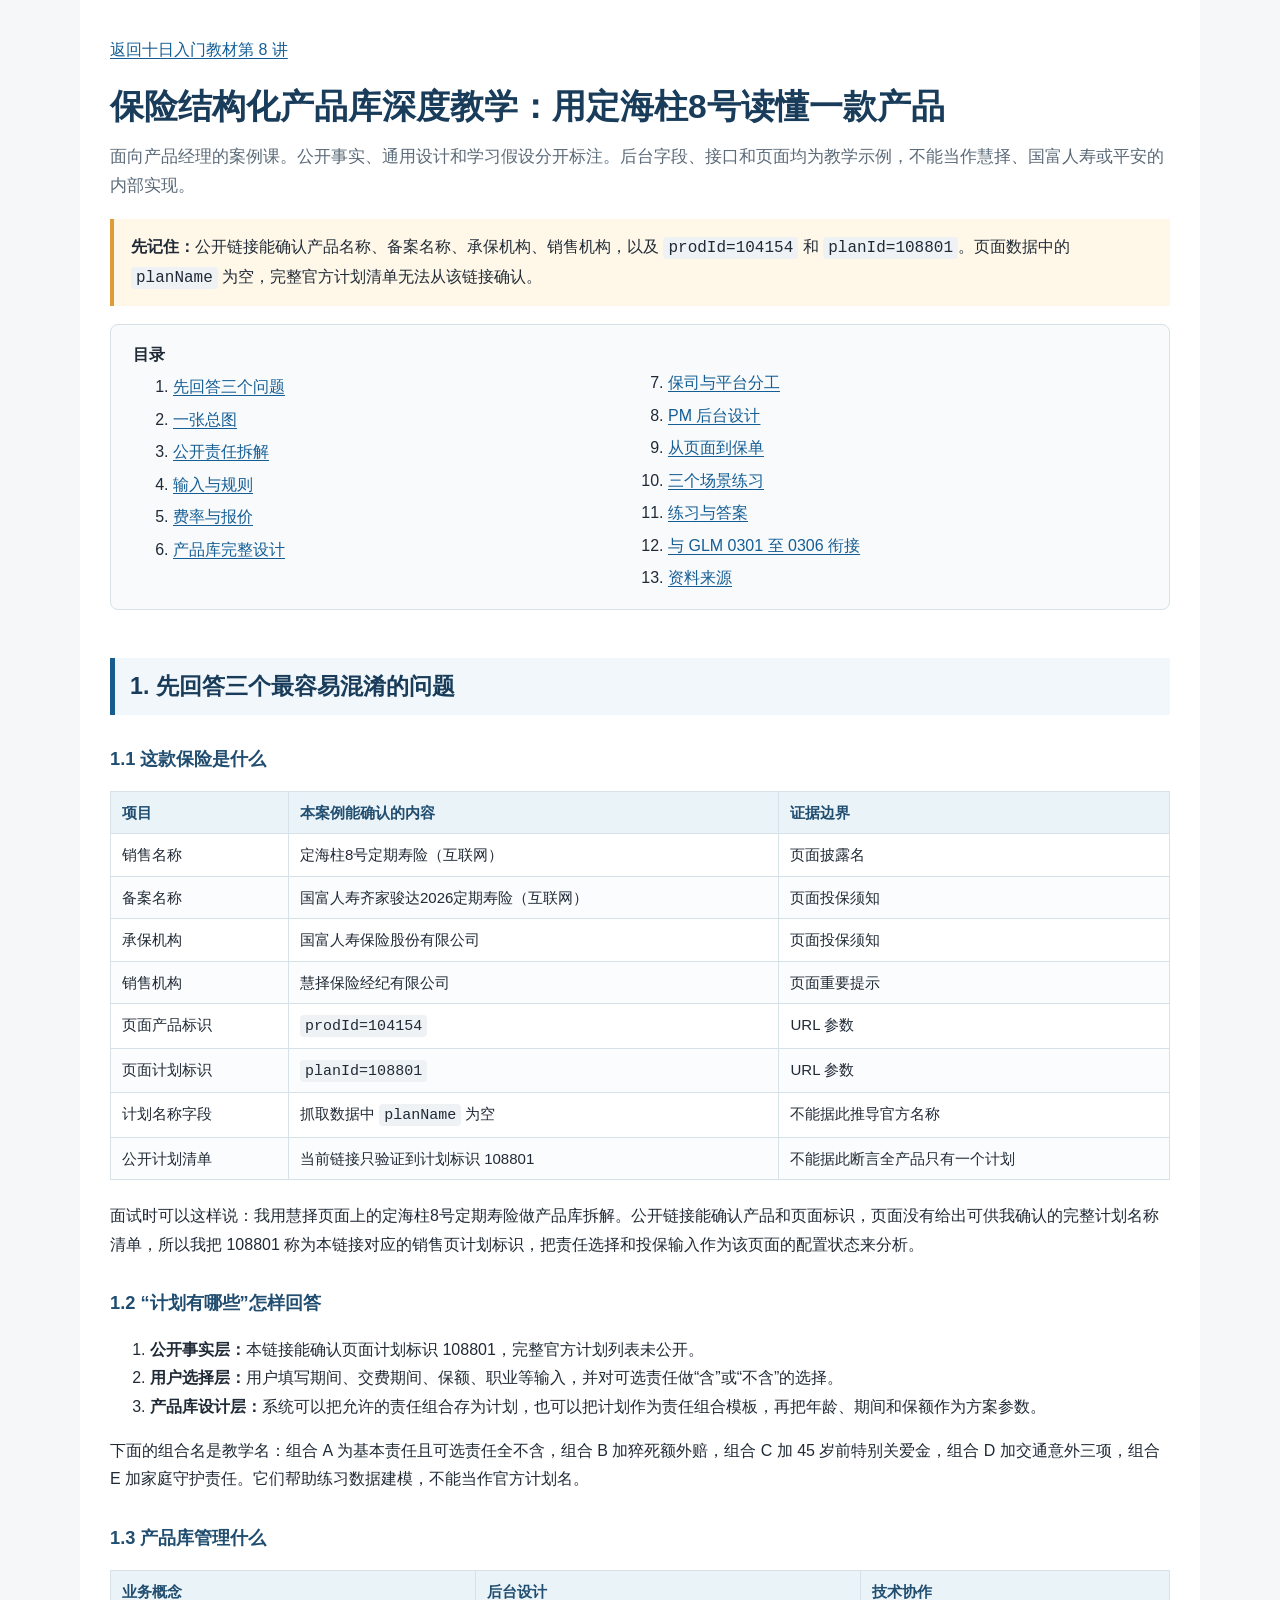
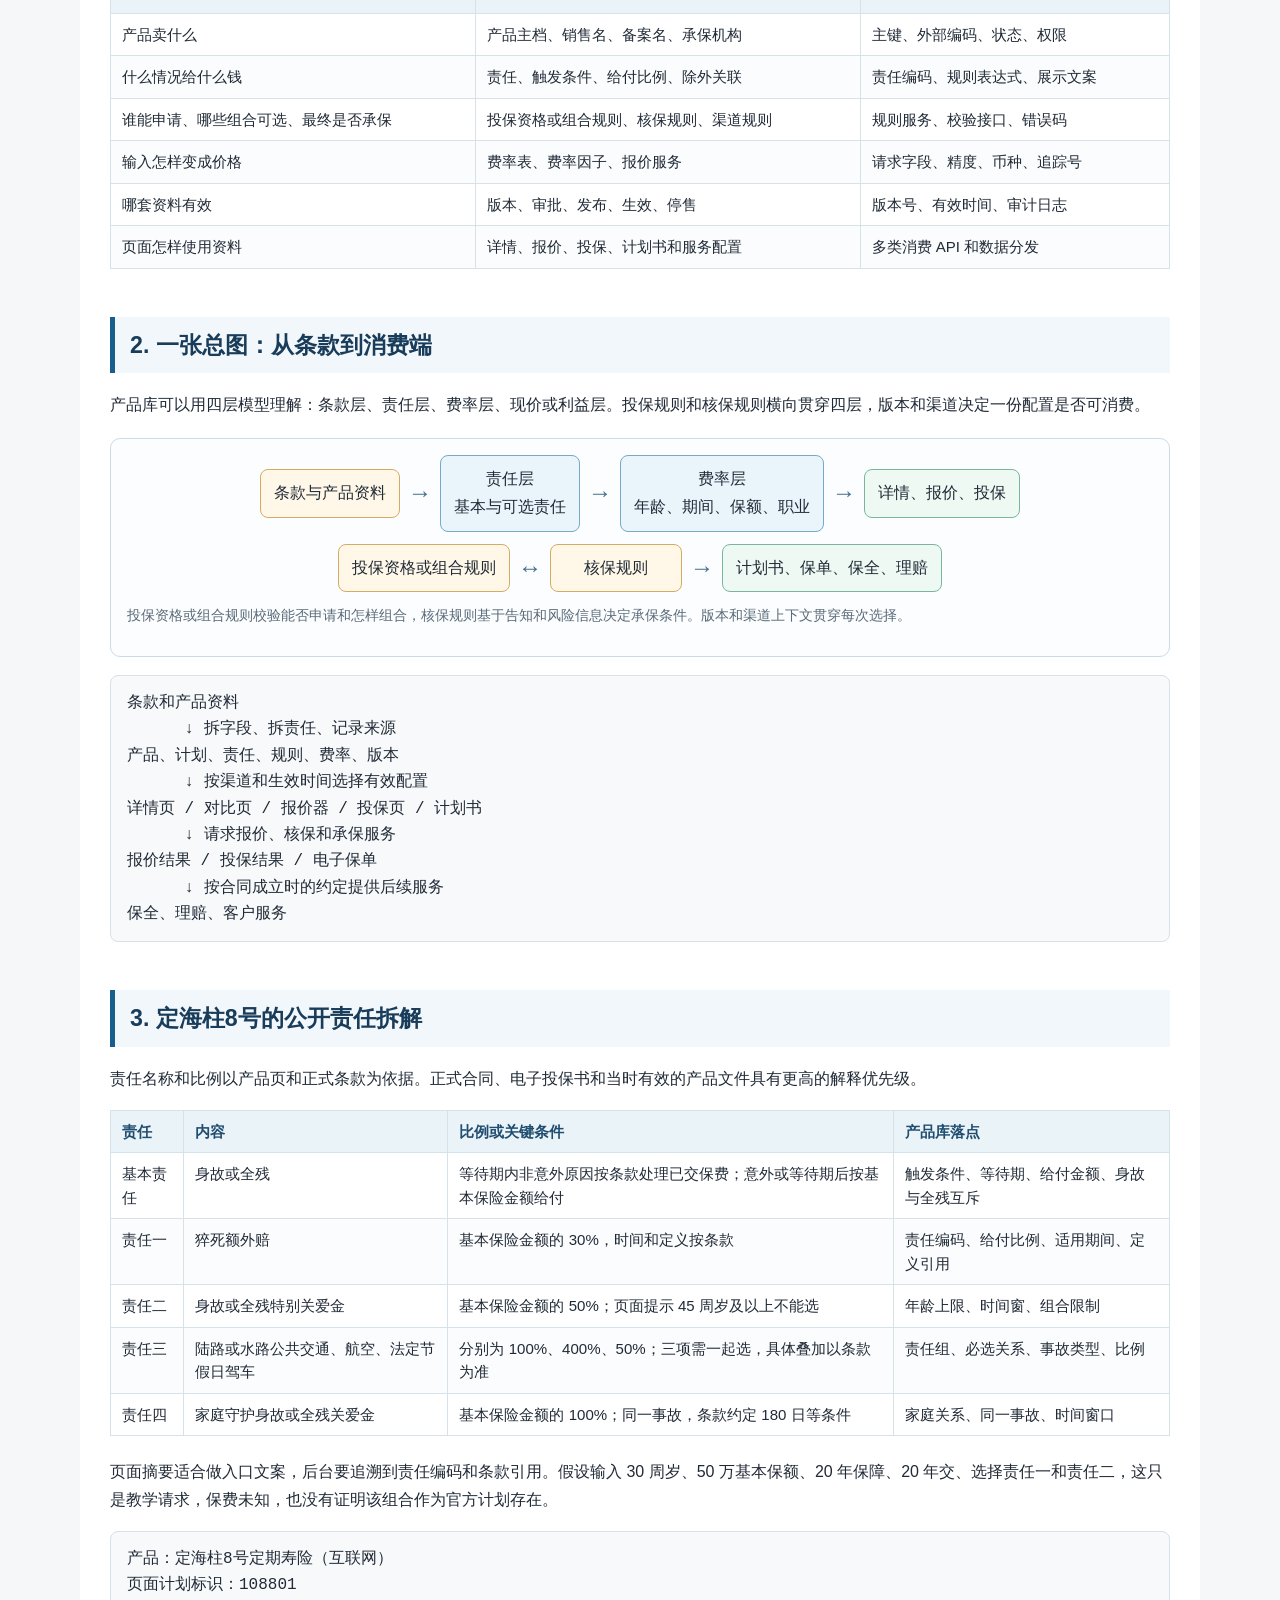
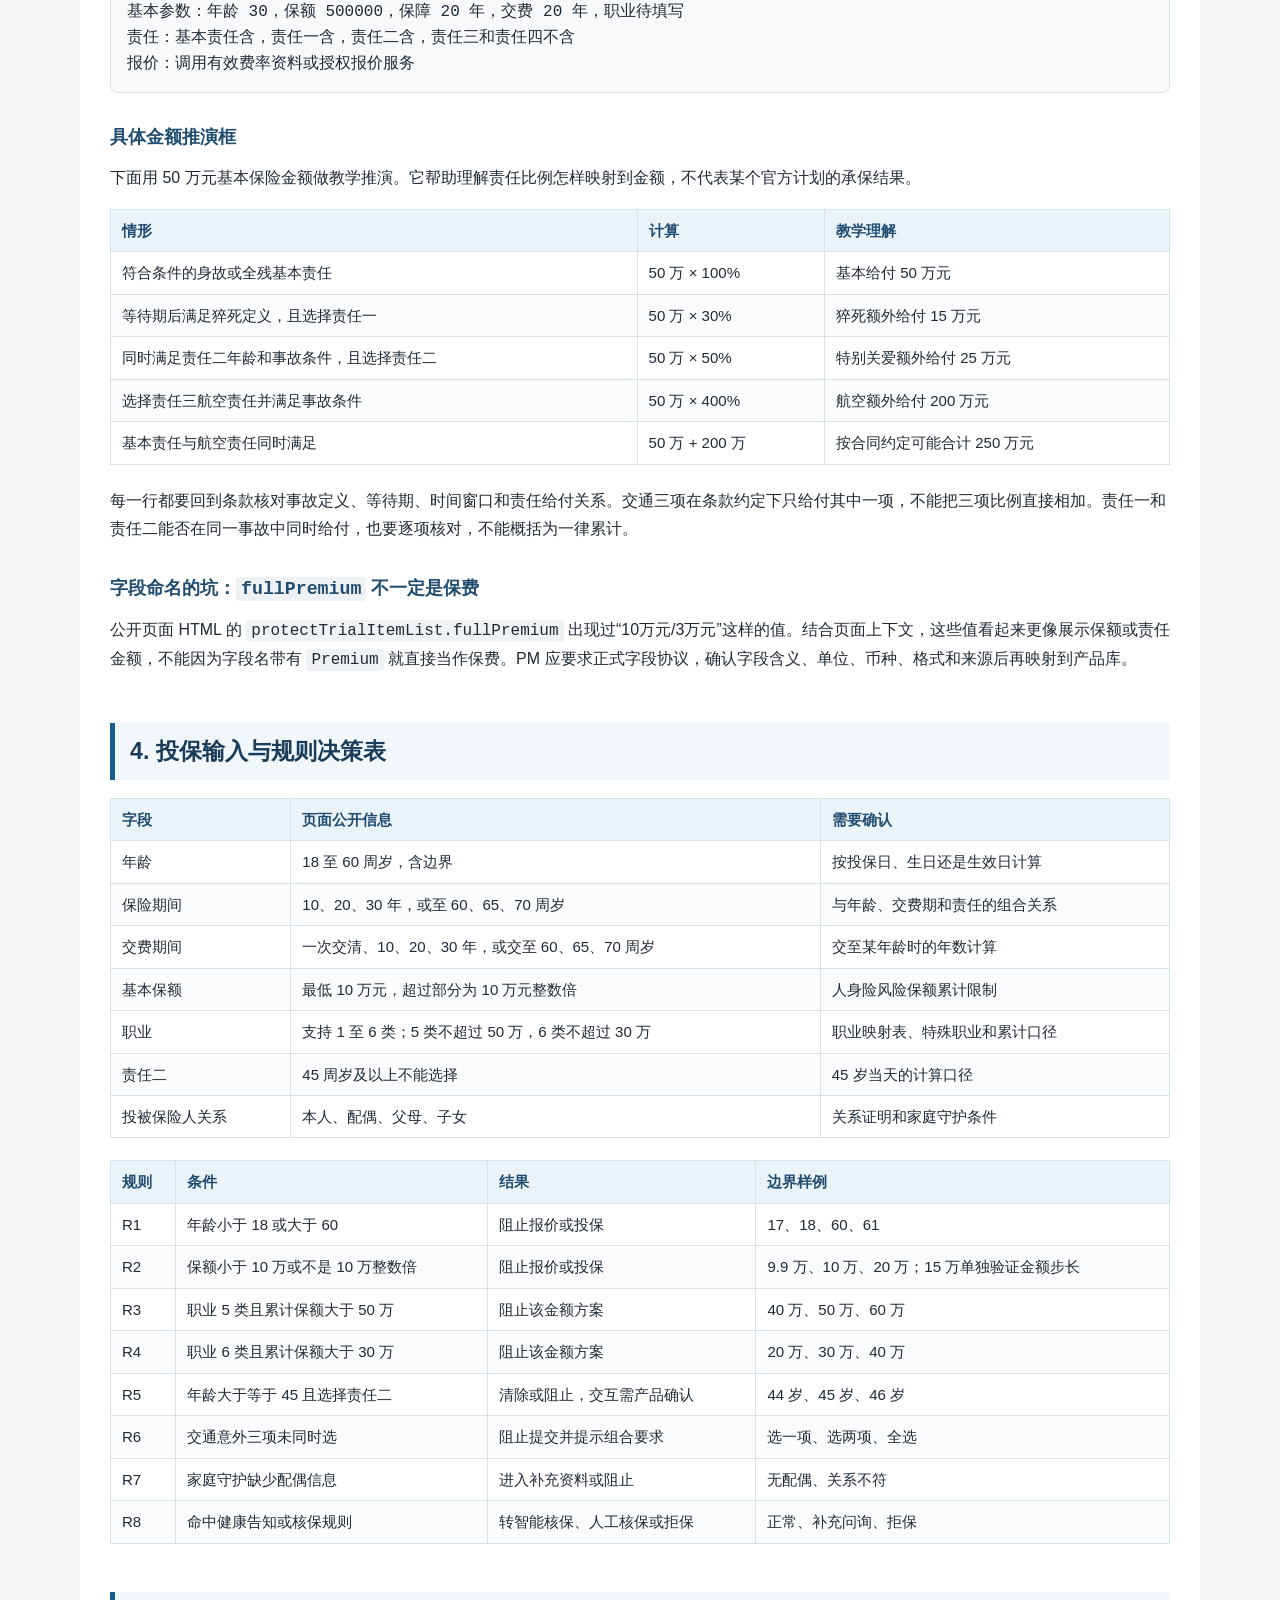
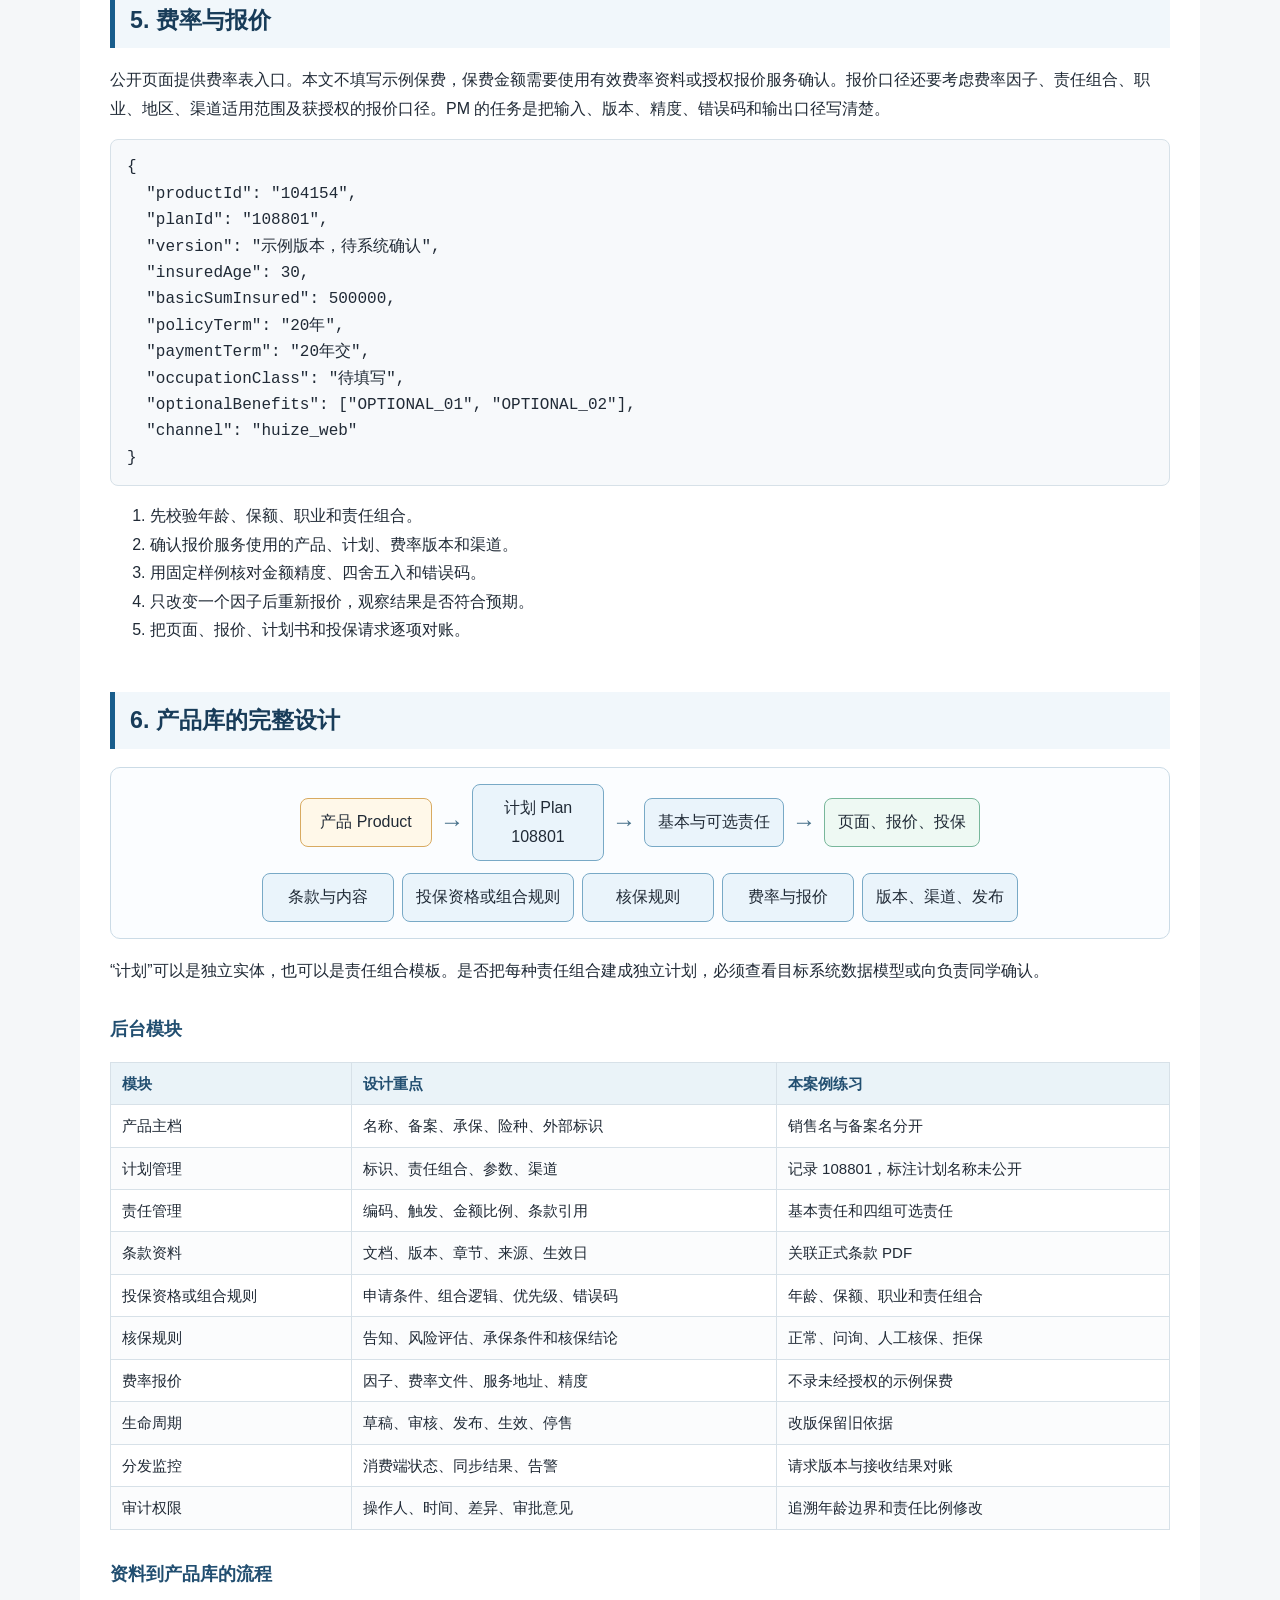
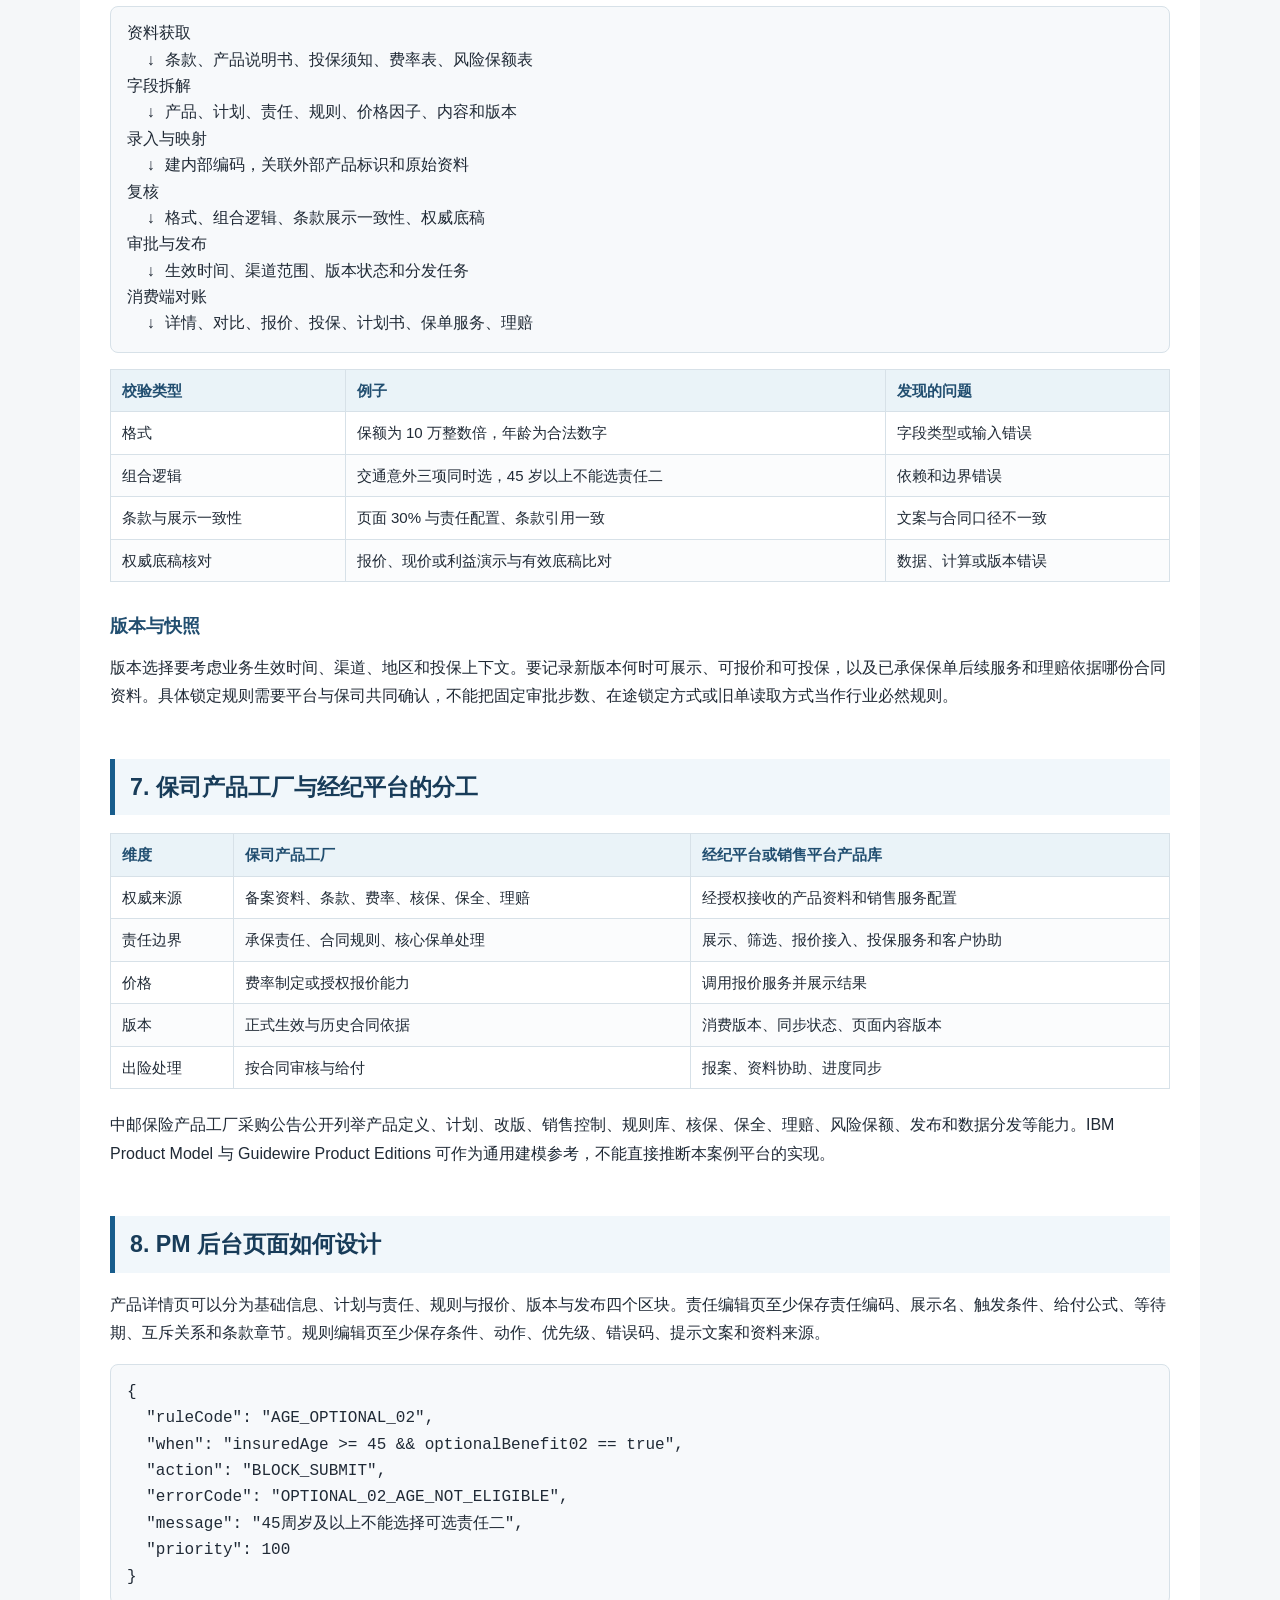
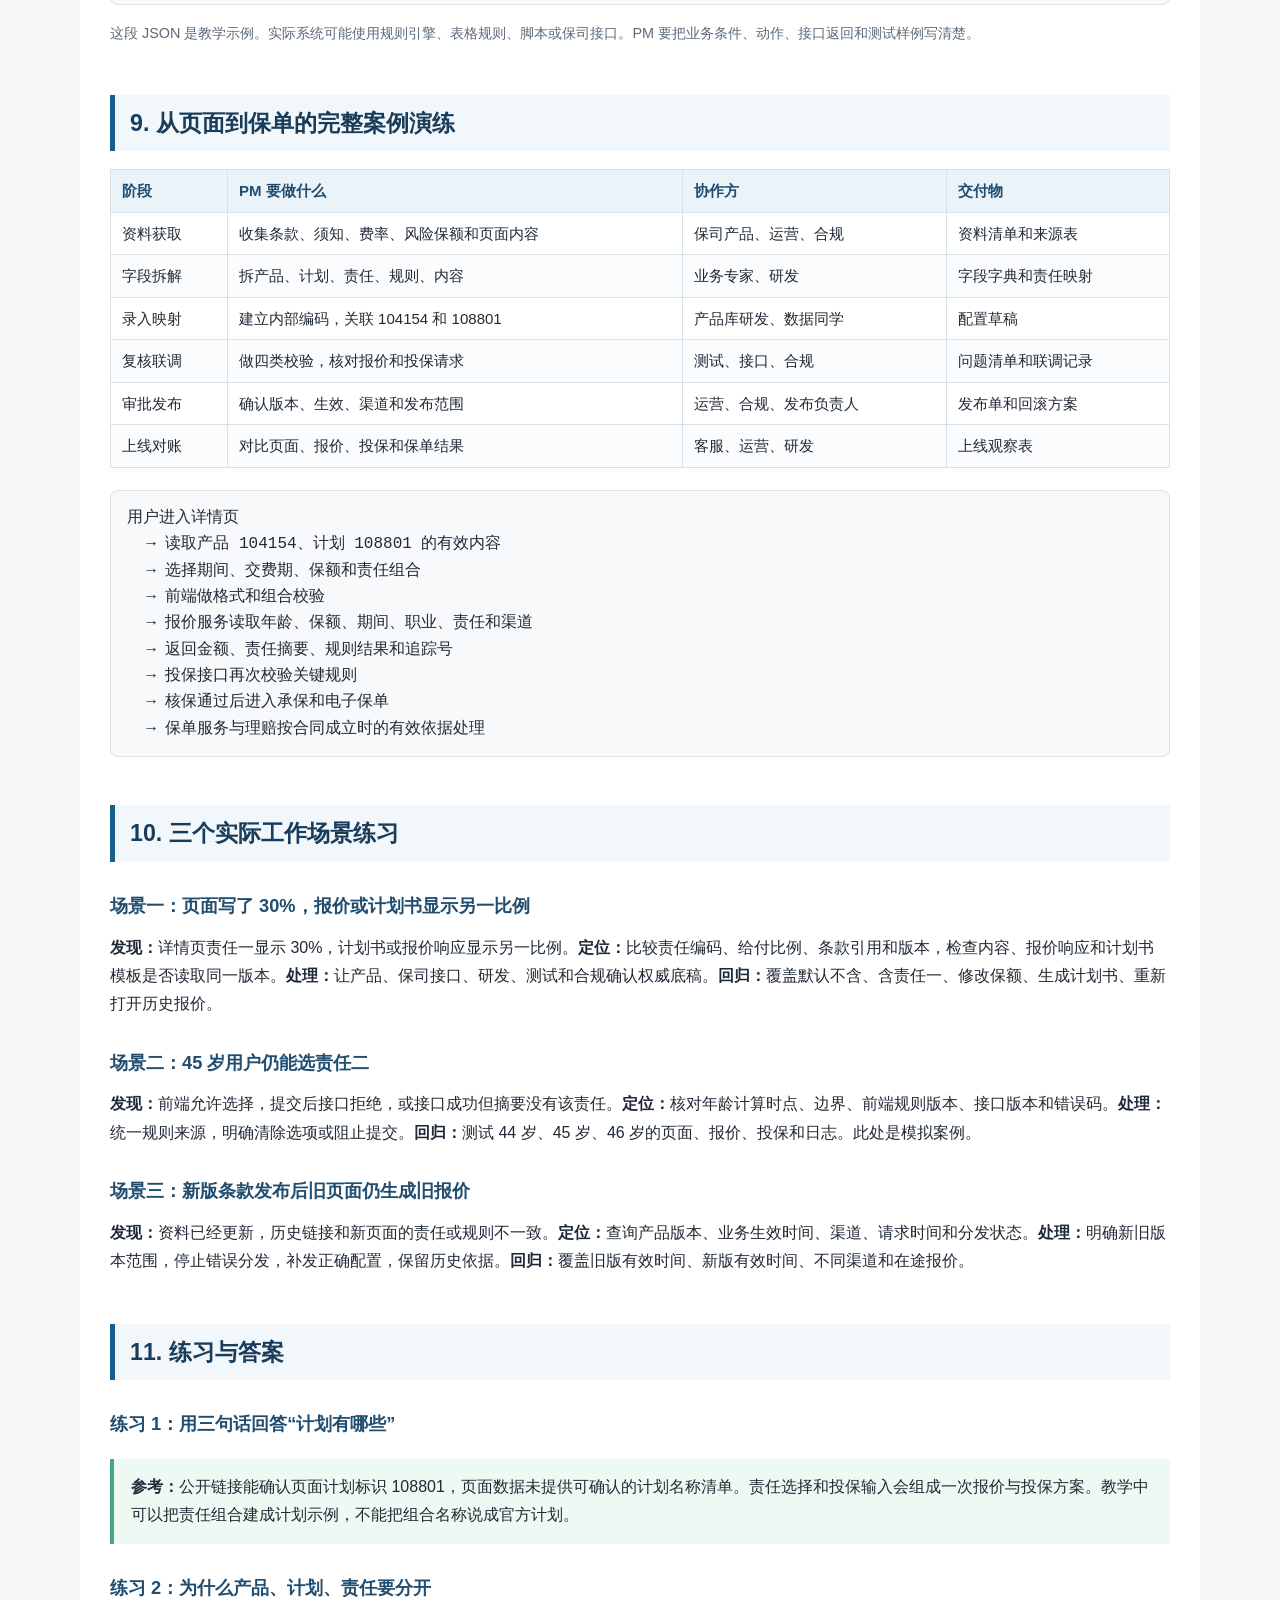
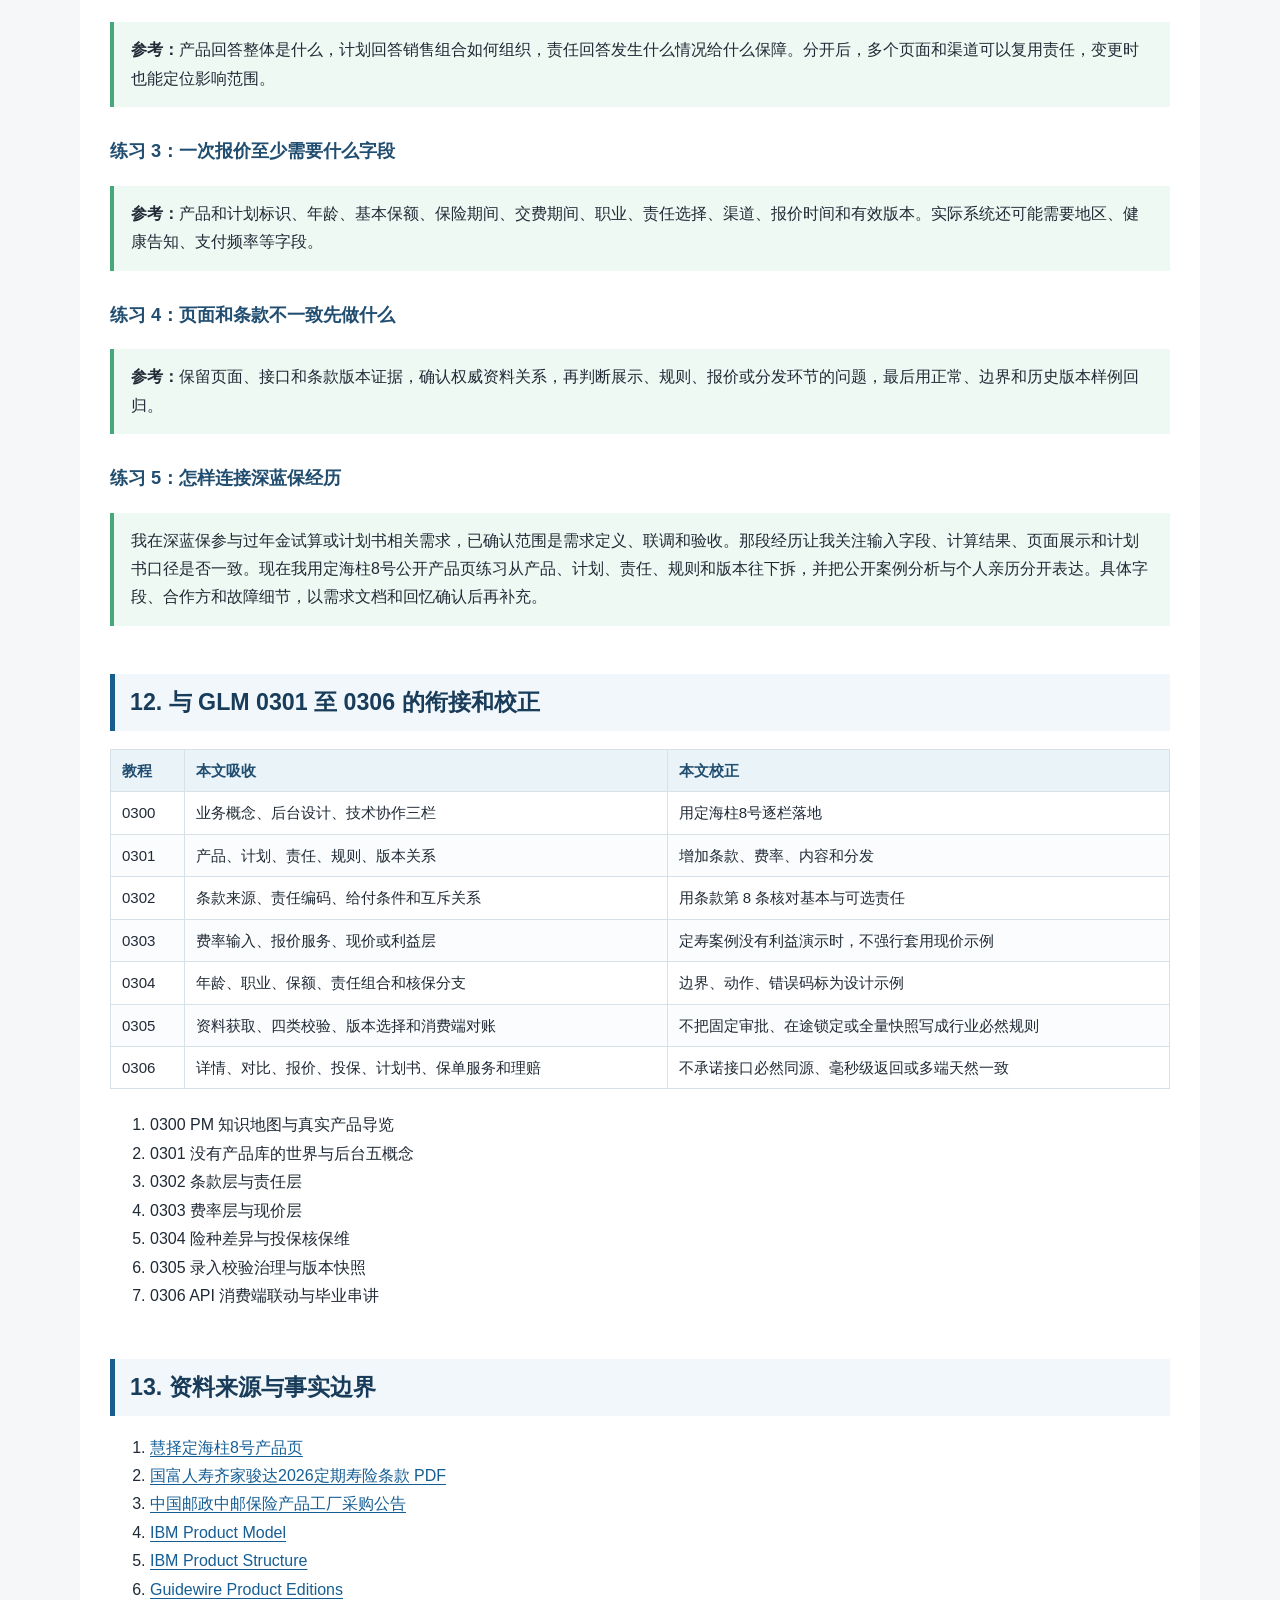
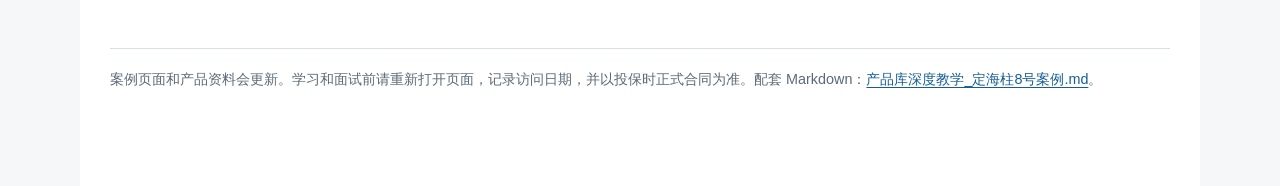
<file: 03_产品案例_定海柱8号/02_定海柱8号产品库深度案例_阅读版.html>
<!doctype html>
<html lang="zh-CN">
<head>
<meta charset="utf-8">
<meta name="viewport" content="width=device-width,initial-scale=1">
<title>保险结构化产品库深度教学：定海柱8号案例</title>
<style>
:root{--ink:#202a36;--muted:#5b6a78;--blue:#185d8c;--pale:#f1f7fb;--line:#d7e1e8;--gold:#a96c13;--goldpale:#fff8e9;--green:#176b4d;--greenpale:#eef9f3}*{box-sizing:border-box}body{margin:0;background:#f5f7f9;color:var(--ink);font:16px/1.78 -apple-system,BlinkMacSystemFont,"Segoe UI","PingFang SC","Microsoft YaHei",sans-serif}.wrap{max-width:1120px;margin:0 auto;padding:36px 30px 90px;background:#fff;min-height:100vh}h1{color:#183c59;font-size:2.1rem;line-height:1.35;margin:0 0 12px}h2{color:#183c59;background:var(--pale);border-left:5px solid var(--blue);padding:11px 15px;margin:48px 0 18px;font-size:1.45rem;line-height:1.5}h3{color:#214e70;margin:28px 0 10px;font-size:1.14rem}p{margin:11px 0}a{color:#155e95;text-underline-offset:3px}.lead{color:var(--muted);font-size:1.04rem}.notice{padding:14px 17px;background:var(--goldpale);border-left:4px solid #dc9d38;margin:18px 0}.facts{padding:14px 17px;background:var(--greenpale);border-left:4px solid #46a77a;margin:18px 0}.table-wrap{overflow:auto;margin:16px 0 22px}table{border-collapse:collapse;width:100%;line-height:1.56;font-size:.94rem}th,td{border:1px solid var(--line);padding:9px 11px;vertical-align:top;text-align:left}th{background:#eaf3f8;color:#214e70}tr:nth-child(even) td{background:#fbfcfd}code,pre{font-family:ui-monospace,SFMono-Regular,Menlo,Consolas,monospace}code{background:#eef2f5;border-radius:4px;padding:2px 5px}pre{white-space:pre-wrap;background:#f7f9fb;border:1px solid var(--line);border-radius:8px;padding:14px 16px;line-height:1.65;overflow:auto}.toc{background:#f8fafb;border:1px solid var(--line);padding:16px 22px;border-radius:8px}.toc ol{columns:2;margin:0}.toc li{margin:4px 0}.diagram{border:1px solid #cbdbe6;border-radius:10px;padding:16px;background:#fbfdff;margin:18px 0}.flow{display:flex;flex-wrap:wrap;align-items:center;gap:8px;justify-content:center}.box{background:#eaf4fb;border:1px solid #78a9c6;border-radius:8px;padding:9px 13px;text-align:center;min-width:132px}.box.green{background:#eef9f3;border-color:#78b79b}.box.gold{background:#fff8e9;border-color:#d8aa61}.arrow{font-size:1.5rem;color:#47718a}.layer{display:grid;grid-template-columns:repeat(4,1fr);gap:10px}.layer .box{min-height:76px;display:flex;align-items:center;justify-content:center}.small{font-size:.9rem;color:var(--muted)}.check{color:var(--green);font-weight:600}.back{display:inline-block;margin:0 0 20px}.foot{margin-top:44px;padding-top:18px;border-top:1px solid var(--line);font-size:.9rem;color:var(--muted)}@media(max-width:720px){body{font-size:15px}.wrap{padding:24px 16px 70px}h1{font-size:1.72rem}.toc ol{columns:1}.layer{grid-template-columns:1fr 1fr}.flow{justify-content:flex-start}}
</style>
</head>
<body>
<main class="wrap">
<a class="back" href="../../01_从零入门/02_十日快速复习/02_保险从零到产品库_十日入门教材.html#day-08">返回十日入门教材第 8 讲</a>
<h1>保险结构化产品库深度教学：用定海柱8号读懂一款产品</h1>
<p class="lead">面向产品经理的案例课。公开事实、通用设计和学习假设分开标注。后台字段、接口和页面均为教学示例，不能当作慧择、国富人寿或平安的内部实现。</p>
<div class="notice"><strong>先记住：</strong>公开链接能确认产品名称、备案名称、承保机构、销售机构，以及 <code>prodId=104154</code> 和 <code>planId=108801</code>。页面数据中的 <code>planName</code> 为空，完整官方计划清单无法从该链接确认。</div>
<div class="toc"><strong>目录</strong><ol><li><a href="#answer">先回答三个问题</a></li><li><a href="#map">一张总图</a></li><li><a href="#benefit">公开责任拆解</a></li><li><a href="#rules">输入与规则</a></li><li><a href="#quote">费率与报价</a></li><li><a href="#library">产品库完整设计</a></li><li><a href="#ownership">保司与平台分工</a></li><li><a href="#pm">PM 后台设计</a></li><li><a href="#case">从页面到保单</a></li><li><a href="#incidents">三个场景练习</a></li><li><a href="#quiz">练习与答案</a></li><li><a href="#glm">与 GLM 0301 至 0306 衔接</a></li><li><a href="#sources">资料来源</a></li></ol></div>

<h2 id="answer">1. 先回答三个最容易混淆的问题</h2>
<h3>1.1 这款保险是什么</h3>
<div class="table-wrap"><table><thead><tr><th>项目</th><th>本案例能确认的内容</th><th>证据边界</th></tr></thead><tbody><tr><td>销售名称</td><td>定海柱8号定期寿险（互联网）</td><td>页面披露名</td></tr><tr><td>备案名称</td><td>国富人寿齐家骏达2026定期寿险（互联网）</td><td>页面投保须知</td></tr><tr><td>承保机构</td><td>国富人寿保险股份有限公司</td><td>页面投保须知</td></tr><tr><td>销售机构</td><td>慧择保险经纪有限公司</td><td>页面重要提示</td></tr><tr><td>页面产品标识</td><td><code>prodId=104154</code></td><td>URL 参数</td></tr><tr><td>页面计划标识</td><td><code>planId=108801</code></td><td>URL 参数</td></tr><tr><td>计划名称字段</td><td>抓取数据中 <code>planName</code> 为空</td><td>不能据此推导官方名称</td></tr><tr><td>公开计划清单</td><td>当前链接只验证到计划标识 108801</td><td>不能据此断言全产品只有一个计划</td></tr></tbody></table></div>
<p>面试时可以这样说：我用慧择页面上的定海柱8号定期寿险做产品库拆解。公开链接能确认产品和页面标识，页面没有给出可供我确认的完整计划名称清单，所以我把 108801 称为本链接对应的销售页计划标识，把责任选择和投保输入作为该页面的配置状态来分析。</p>
<h3>1.2 “计划有哪些”怎样回答</h3>
<ol><li><strong>公开事实层：</strong>本链接能确认页面计划标识 108801，完整官方计划列表未公开。</li><li><strong>用户选择层：</strong>用户填写期间、交费期间、保额、职业等输入，并对可选责任做“含”或“不含”的选择。</li><li><strong>产品库设计层：</strong>系统可以把允许的责任组合存为计划，也可以把计划作为责任组合模板，再把年龄、期间和保额作为方案参数。</li></ol>
<p>下面的组合名是教学名：组合 A 为基本责任且可选责任全不含，组合 B 加猝死额外赔，组合 C 加 45 岁前特别关爱金，组合 D 加交通意外三项，组合 E 加家庭守护责任。它们帮助练习数据建模，不能当作官方计划名。</p>
<h3>1.3 产品库管理什么</h3>
<div class="table-wrap"><table><thead><tr><th>业务概念</th><th>后台设计</th><th>技术协作</th></tr></thead><tbody><tr><td>产品卖什么</td><td>产品主档、销售名、备案名、承保机构</td><td>主键、外部编码、状态、权限</td></tr><tr><td>什么情况给什么钱</td><td>责任、触发条件、给付比例、除外关联</td><td>责任编码、规则表达式、展示文案</td></tr><tr><td>谁能申请、哪些组合可选、最终是否承保</td><td>投保资格或组合规则、核保规则、渠道规则</td><td>规则服务、校验接口、错误码</td></tr><tr><td>输入怎样变成价格</td><td>费率表、费率因子、报价服务</td><td>请求字段、精度、币种、追踪号</td></tr><tr><td>哪套资料有效</td><td>版本、审批、发布、生效、停售</td><td>版本号、有效时间、审计日志</td></tr><tr><td>页面怎样使用资料</td><td>详情、报价、投保、计划书和服务配置</td><td>多类消费 API 和数据分发</td></tr></tbody></table></div>

<h2 id="map">2. 一张总图：从条款到消费端</h2>
<p>产品库可以用四层模型理解：条款层、责任层、费率层、现价或利益层。投保规则和核保规则横向贯穿四层，版本和渠道决定一份配置是否可消费。</p>
<div class="diagram"><div class="flow"><div class="box gold">条款与产品资料</div><div class="arrow">→</div><div class="box">责任层<br>基本与可选责任</div><div class="arrow">→</div><div class="box">费率层<br>年龄、期间、保额、职业</div><div class="arrow">→</div><div class="box green">详情、报价、投保</div></div><div class="flow" style="margin-top:12px"><div class="box gold">投保资格或组合规则</div><div class="arrow">↔</div><div class="box gold">核保规则</div><div class="arrow">→</div><div class="box green">计划书、保单、保全、理赔</div></div><p class="small">投保资格或组合规则校验能否申请和怎样组合，核保规则基于告知和风险信息决定承保条件。版本和渠道上下文贯穿每次选择。</p></div>
<pre>条款和产品资料
      ↓ 拆字段、拆责任、记录来源
产品、计划、责任、规则、费率、版本
      ↓ 按渠道和生效时间选择有效配置
详情页 / 对比页 / 报价器 / 投保页 / 计划书
      ↓ 请求报价、核保和承保服务
报价结果 / 投保结果 / 电子保单
      ↓ 按合同成立时的约定提供后续服务
保全、理赔、客户服务</pre>

<h2 id="benefit">3. 定海柱8号的公开责任拆解</h2>
<p>责任名称和比例以产品页和正式条款为依据。正式合同、电子投保书和当时有效的产品文件具有更高的解释优先级。</p>
<div class="table-wrap"><table><thead><tr><th>责任</th><th>内容</th><th>比例或关键条件</th><th>产品库落点</th></tr></thead><tbody><tr><td>基本责任</td><td>身故或全残</td><td>等待期内非意外原因按条款处理已交保费；意外或等待期后按基本保险金额给付</td><td>触发条件、等待期、给付金额、身故与全残互斥</td></tr><tr><td>责任一</td><td>猝死额外赔</td><td>基本保险金额的 30%，时间和定义按条款</td><td>责任编码、给付比例、适用期间、定义引用</td></tr><tr><td>责任二</td><td>身故或全残特别关爱金</td><td>基本保险金额的 50%；页面提示 45 周岁及以上不能选</td><td>年龄上限、时间窗、组合限制</td></tr><tr><td>责任三</td><td>陆路或水路公共交通、航空、法定节假日驾车</td><td>分别为 100%、400%、50%；三项需一起选，具体叠加以条款为准</td><td>责任组、必选关系、事故类型、比例</td></tr><tr><td>责任四</td><td>家庭守护身故或全残关爱金</td><td>基本保险金额的 100%；同一事故，条款约定 180 日等条件</td><td>家庭关系、同一事故、时间窗口</td></tr></tbody></table></div>
<p>页面摘要适合做入口文案，后台要追溯到责任编码和条款引用。假设输入 30 周岁、50 万基本保额、20 年保障、20 年交、选择责任一和责任二，这只是教学请求，保费未知，也没有证明该组合作为官方计划存在。</p>
<pre>产品：定海柱8号定期寿险（互联网）
页面计划标识：108801
基本参数：年龄 30，保额 500000，保障 20 年，交费 20 年，职业待填写
责任：基本责任含，责任一含，责任二含，责任三和责任四不含
报价：调用有效费率资料或授权报价服务</pre>
<h3>具体金额推演框</h3>
<p>下面用 50 万元基本保险金额做教学推演。它帮助理解责任比例怎样映射到金额，不代表某个官方计划的承保结果。</p>
<div class="table-wrap"><table><thead><tr><th>情形</th><th>计算</th><th>教学理解</th></tr></thead><tbody><tr><td>符合条件的身故或全残基本责任</td><td>50 万 × 100%</td><td>基本给付 50 万元</td></tr><tr><td>等待期后满足猝死定义，且选择责任一</td><td>50 万 × 30%</td><td>猝死额外给付 15 万元</td></tr><tr><td>同时满足责任二年龄和事故条件，且选择责任二</td><td>50 万 × 50%</td><td>特别关爱额外给付 25 万元</td></tr><tr><td>选择责任三航空责任并满足事故条件</td><td>50 万 × 400%</td><td>航空额外给付 200 万元</td></tr><tr><td>基本责任与航空责任同时满足</td><td>50 万 + 200 万</td><td>按合同约定可能合计 250 万元</td></tr></tbody></table></div>
<p>每一行都要回到条款核对事故定义、等待期、时间窗口和责任给付关系。交通三项在条款约定下只给付其中一项，不能把三项比例直接相加。责任一和责任二能否在同一事故中同时给付，也要逐项核对，不能概括为一律累计。</p>
<h3>字段命名的坑：<code>fullPremium</code> 不一定是保费</h3>
<p>公开页面 HTML 的 <code>protectTrialItemList.fullPremium</code> 出现过“10万元/3万元”这样的值。结合页面上下文，这些值看起来更像展示保额或责任金额，不能因为字段名带有 <code>Premium</code> 就直接当作保费。PM 应要求正式字段协议，确认字段含义、单位、币种、格式和来源后再映射到产品库。</p>

<h2 id="rules">4. 投保输入与规则决策表</h2>
<div class="table-wrap"><table><thead><tr><th>字段</th><th>页面公开信息</th><th>需要确认</th></tr></thead><tbody><tr><td>年龄</td><td>18 至 60 周岁，含边界</td><td>按投保日、生日还是生效日计算</td></tr><tr><td>保险期间</td><td>10、20、30 年，或至 60、65、70 周岁</td><td>与年龄、交费期和责任的组合关系</td></tr><tr><td>交费期间</td><td>一次交清、10、20、30 年，或交至 60、65、70 周岁</td><td>交至某年龄时的年数计算</td></tr><tr><td>基本保额</td><td>最低 10 万元，超过部分为 10 万元整数倍</td><td>人身险风险保额累计限制</td></tr><tr><td>职业</td><td>支持 1 至 6 类；5 类不超过 50 万，6 类不超过 30 万</td><td>职业映射表、特殊职业和累计口径</td></tr><tr><td>责任二</td><td>45 周岁及以上不能选择</td><td>45 岁当天的计算口径</td></tr><tr><td>投被保险人关系</td><td>本人、配偶、父母、子女</td><td>关系证明和家庭守护条件</td></tr></tbody></table></div>
<div class="table-wrap"><table><thead><tr><th>规则</th><th>条件</th><th>结果</th><th>边界样例</th></tr></thead><tbody><tr><td>R1</td><td>年龄小于 18 或大于 60</td><td>阻止报价或投保</td><td>17、18、60、61</td></tr><tr><td>R2</td><td>保额小于 10 万或不是 10 万整数倍</td><td>阻止报价或投保</td><td>9.9 万、10 万、20 万；15 万单独验证金额步长</td></tr><tr><td>R3</td><td>职业 5 类且累计保额大于 50 万</td><td>阻止该金额方案</td><td>40 万、50 万、60 万</td></tr><tr><td>R4</td><td>职业 6 类且累计保额大于 30 万</td><td>阻止该金额方案</td><td>20 万、30 万、40 万</td></tr><tr><td>R5</td><td>年龄大于等于 45 且选择责任二</td><td>清除或阻止，交互需产品确认</td><td>44 岁、45 岁、46 岁</td></tr><tr><td>R6</td><td>交通意外三项未同时选</td><td>阻止提交并提示组合要求</td><td>选一项、选两项、全选</td></tr><tr><td>R7</td><td>家庭守护缺少配偶信息</td><td>进入补充资料或阻止</td><td>无配偶、关系不符</td></tr><tr><td>R8</td><td>命中健康告知或核保规则</td><td>转智能核保、人工核保或拒保</td><td>正常、补充问询、拒保</td></tr></tbody></table></div>

<h2 id="quote">5. 费率与报价</h2>
<p>公开页面提供费率表入口。本文不填写示例保费，保费金额需要使用有效费率资料或授权报价服务确认。报价口径还要考虑费率因子、责任组合、职业、地区、渠道适用范围及获授权的报价口径。PM 的任务是把输入、版本、精度、错误码和输出口径写清楚。</p>
<pre>{
  "productId": "104154",
  "planId": "108801",
  "version": "示例版本，待系统确认",
  "insuredAge": 30,
  "basicSumInsured": 500000,
  "policyTerm": "20年",
  "paymentTerm": "20年交",
  "occupationClass": "待填写",
  "optionalBenefits": ["OPTIONAL_01", "OPTIONAL_02"],
  "channel": "huize_web"
}</pre>
<ol><li>先校验年龄、保额、职业和责任组合。</li><li>确认报价服务使用的产品、计划、费率版本和渠道。</li><li>用固定样例核对金额精度、四舍五入和错误码。</li><li>只改变一个因子后重新报价，观察结果是否符合预期。</li><li>把页面、报价、计划书和投保请求逐项对账。</li></ol>

<h2 id="library">6. 产品库的完整设计</h2>
<div class="diagram"><div class="flow"><div class="box gold">产品 Product</div><div class="arrow">→</div><div class="box">计划 Plan<br>108801</div><div class="arrow">→</div><div class="box">基本与可选责任</div><div class="arrow">→</div><div class="box green">页面、报价、投保</div></div><div class="flow" style="margin-top:12px"><div class="box">条款与内容</div><div class="box">投保资格或组合规则</div><div class="box">核保规则</div><div class="box">费率与报价</div><div class="box">版本、渠道、发布</div></div></div>
<p>“计划”可以是独立实体，也可以是责任组合模板。是否把每种责任组合建成独立计划，必须查看目标系统数据模型或向负责同学确认。</p>
<h3>后台模块</h3>
<div class="table-wrap"><table><thead><tr><th>模块</th><th>设计重点</th><th>本案例练习</th></tr></thead><tbody><tr><td>产品主档</td><td>名称、备案、承保、险种、外部标识</td><td>销售名与备案名分开</td></tr><tr><td>计划管理</td><td>标识、责任组合、参数、渠道</td><td>记录 108801，标注计划名称未公开</td></tr><tr><td>责任管理</td><td>编码、触发、金额比例、条款引用</td><td>基本责任和四组可选责任</td></tr><tr><td>条款资料</td><td>文档、版本、章节、来源、生效日</td><td>关联正式条款 PDF</td></tr><tr><td>投保资格或组合规则</td><td>申请条件、组合逻辑、优先级、错误码</td><td>年龄、保额、职业和责任组合</td></tr><tr><td>核保规则</td><td>告知、风险评估、承保条件和核保结论</td><td>正常、问询、人工核保、拒保</td></tr><tr><td>费率报价</td><td>因子、费率文件、服务地址、精度</td><td>不录未经授权的示例保费</td></tr><tr><td>生命周期</td><td>草稿、审核、发布、生效、停售</td><td>改版保留旧依据</td></tr><tr><td>分发监控</td><td>消费端状态、同步结果、告警</td><td>请求版本与接收结果对账</td></tr><tr><td>审计权限</td><td>操作人、时间、差异、审批意见</td><td>追溯年龄边界和责任比例修改</td></tr></tbody></table></div>
<h3>资料到产品库的流程</h3>
<pre>资料获取
  ↓ 条款、产品说明书、投保须知、费率表、风险保额表
字段拆解
  ↓ 产品、计划、责任、规则、价格因子、内容和版本
录入与映射
  ↓ 建内部编码，关联外部产品标识和原始资料
复核
  ↓ 格式、组合逻辑、条款展示一致性、权威底稿
审批与发布
  ↓ 生效时间、渠道范围、版本状态和分发任务
消费端对账
  ↓ 详情、对比、报价、投保、计划书、保单服务、理赔</pre>
<div class="table-wrap"><table><thead><tr><th>校验类型</th><th>例子</th><th>发现的问题</th></tr></thead><tbody><tr><td>格式</td><td>保额为 10 万整数倍，年龄为合法数字</td><td>字段类型或输入错误</td></tr><tr><td>组合逻辑</td><td>交通意外三项同时选，45 岁以上不能选责任二</td><td>依赖和边界错误</td></tr><tr><td>条款与展示一致性</td><td>页面 30% 与责任配置、条款引用一致</td><td>文案与合同口径不一致</td></tr><tr><td>权威底稿核对</td><td>报价、现价或利益演示与有效底稿比对</td><td>数据、计算或版本错误</td></tr></tbody></table></div>
<h3>版本与快照</h3>
<p>版本选择要考虑业务生效时间、渠道、地区和投保上下文。要记录新版本何时可展示、可报价和可投保，以及已承保保单后续服务和理赔依据哪份合同资料。具体锁定规则需要平台与保司共同确认，不能把固定审批步数、在途锁定方式或旧单读取方式当作行业必然规则。</p>

<h2 id="ownership">7. 保司产品工厂与经纪平台的分工</h2>
<div class="table-wrap"><table><thead><tr><th>维度</th><th>保司产品工厂</th><th>经纪平台或销售平台产品库</th></tr></thead><tbody><tr><td>权威来源</td><td>备案资料、条款、费率、核保、保全、理赔</td><td>经授权接收的产品资料和销售服务配置</td></tr><tr><td>责任边界</td><td>承保责任、合同规则、核心保单处理</td><td>展示、筛选、报价接入、投保服务和客户协助</td></tr><tr><td>价格</td><td>费率制定或授权报价能力</td><td>调用报价服务并展示结果</td></tr><tr><td>版本</td><td>正式生效与历史合同依据</td><td>消费版本、同步状态、页面内容版本</td></tr><tr><td>出险处理</td><td>按合同审核与给付</td><td>报案、资料协助、进度同步</td></tr></tbody></table></div>
<p>中邮保险产品工厂采购公告公开列举产品定义、计划、改版、销售控制、规则库、核保、保全、理赔、风险保额、发布和数据分发等能力。IBM Product Model 与 Guidewire Product Editions 可作为通用建模参考，不能直接推断本案例平台的实现。</p>

<h2 id="pm">8. PM 后台页面如何设计</h2>
<p>产品详情页可以分为基础信息、计划与责任、规则与报价、版本与发布四个区块。责任编辑页至少保存责任编码、展示名、触发条件、给付公式、等待期、互斥关系和条款章节。规则编辑页至少保存条件、动作、优先级、错误码、提示文案和资料来源。</p>
<pre>{
  "ruleCode": "AGE_OPTIONAL_02",
  "when": "insuredAge >= 45 && optionalBenefit02 == true",
  "action": "BLOCK_SUBMIT",
  "errorCode": "OPTIONAL_02_AGE_NOT_ELIGIBLE",
  "message": "45周岁及以上不能选择可选责任二",
  "priority": 100
}</pre>
<p class="small">这段 JSON 是教学示例。实际系统可能使用规则引擎、表格规则、脚本或保司接口。PM 要把业务条件、动作、接口返回和测试样例写清楚。</p>

<h2 id="case">9. 从页面到保单的完整案例演练</h2>
<div class="table-wrap"><table><thead><tr><th>阶段</th><th>PM 要做什么</th><th>协作方</th><th>交付物</th></tr></thead><tbody><tr><td>资料获取</td><td>收集条款、须知、费率、风险保额和页面内容</td><td>保司产品、运营、合规</td><td>资料清单和来源表</td></tr><tr><td>字段拆解</td><td>拆产品、计划、责任、规则、内容</td><td>业务专家、研发</td><td>字段字典和责任映射</td></tr><tr><td>录入映射</td><td>建立内部编码，关联 104154 和 108801</td><td>产品库研发、数据同学</td><td>配置草稿</td></tr><tr><td>复核联调</td><td>做四类校验，核对报价和投保请求</td><td>测试、接口、合规</td><td>问题清单和联调记录</td></tr><tr><td>审批发布</td><td>确认版本、生效、渠道和发布范围</td><td>运营、合规、发布负责人</td><td>发布单和回滚方案</td></tr><tr><td>上线对账</td><td>对比页面、报价、投保和保单结果</td><td>客服、运营、研发</td><td>上线观察表</td></tr></tbody></table></div>
<pre>用户进入详情页
  → 读取产品 104154、计划 108801 的有效内容
  → 选择期间、交费期、保额和责任组合
  → 前端做格式和组合校验
  → 报价服务读取年龄、保额、期间、职业、责任和渠道
  → 返回金额、责任摘要、规则结果和追踪号
  → 投保接口再次校验关键规则
  → 核保通过后进入承保和电子保单
  → 保单服务与理赔按合同成立时的有效依据处理</pre>

<h2 id="incidents">10. 三个实际工作场景练习</h2>
<h3>场景一：页面写了 30%，报价或计划书显示另一比例</h3><p><strong>发现：</strong>详情页责任一显示 30%，计划书或报价响应显示另一比例。<strong>定位：</strong>比较责任编码、给付比例、条款引用和版本，检查内容、报价响应和计划书模板是否读取同一版本。<strong>处理：</strong>让产品、保司接口、研发、测试和合规确认权威底稿。<strong>回归：</strong>覆盖默认不含、含责任一、修改保额、生成计划书、重新打开历史报价。</p>
<h3>场景二：45 岁用户仍能选责任二</h3><p><strong>发现：</strong>前端允许选择，提交后接口拒绝，或接口成功但摘要没有该责任。<strong>定位：</strong>核对年龄计算时点、边界、前端规则版本、接口版本和错误码。<strong>处理：</strong>统一规则来源，明确清除选项或阻止提交。<strong>回归：</strong>测试 44 岁、45 岁、46 岁的页面、报价、投保和日志。此处是模拟案例。</p>
<h3>场景三：新版条款发布后旧页面仍生成旧报价</h3><p><strong>发现：</strong>资料已经更新，历史链接和新页面的责任或规则不一致。<strong>定位：</strong>查询产品版本、业务生效时间、渠道、请求时间和分发状态。<strong>处理：</strong>明确新旧版本范围，停止错误分发，补发正确配置，保留历史依据。<strong>回归：</strong>覆盖旧版有效时间、新版有效时间、不同渠道和在途报价。</p>

<h2 id="quiz">11. 练习与答案</h2>
<h3>练习 1：用三句话回答“计划有哪些”</h3><p class="facts"><strong>参考：</strong>公开链接能确认页面计划标识 108801，页面数据未提供可确认的计划名称清单。责任选择和投保输入会组成一次报价与投保方案。教学中可以把责任组合建成计划示例，不能把组合名称说成官方计划。</p>
<h3>练习 2：为什么产品、计划、责任要分开</h3><p class="facts"><strong>参考：</strong>产品回答整体是什么，计划回答销售组合如何组织，责任回答发生什么情况给什么保障。分开后，多个页面和渠道可以复用责任，变更时也能定位影响范围。</p>
<h3>练习 3：一次报价至少需要什么字段</h3><p class="facts"><strong>参考：</strong>产品和计划标识、年龄、基本保额、保险期间、交费期间、职业、责任选择、渠道、报价时间和有效版本。实际系统还可能需要地区、健康告知、支付频率等字段。</p>
<h3>练习 4：页面和条款不一致先做什么</h3><p class="facts"><strong>参考：</strong>保留页面、接口和条款版本证据，确认权威资料关系，再判断展示、规则、报价或分发环节的问题，最后用正常、边界和历史版本样例回归。</p>
<h3>练习 5：怎样连接深蓝保经历</h3><p class="facts">我在深蓝保参与过年金试算或计划书相关需求，已确认范围是需求定义、联调和验收。那段经历让我关注输入字段、计算结果、页面展示和计划书口径是否一致。现在我用定海柱8号公开产品页练习从产品、计划、责任、规则和版本往下拆，并把公开案例分析与个人亲历分开表达。具体字段、合作方和故障细节，以需求文档和回忆确认后再补充。</p>

<h2 id="glm">12. 与 GLM 0301 至 0306 的衔接和校正</h2>
<div class="table-wrap"><table><thead><tr><th>教程</th><th>本文吸收</th><th>本文校正</th></tr></thead><tbody><tr><td>0300</td><td>业务概念、后台设计、技术协作三栏</td><td>用定海柱8号逐栏落地</td></tr><tr><td>0301</td><td>产品、计划、责任、规则、版本关系</td><td>增加条款、费率、内容和分发</td></tr><tr><td>0302</td><td>条款来源、责任编码、给付条件和互斥关系</td><td>用条款第 8 条核对基本与可选责任</td></tr><tr><td>0303</td><td>费率输入、报价服务、现价或利益层</td><td>定寿案例没有利益演示时，不强行套用现价示例</td></tr><tr><td>0304</td><td>年龄、职业、保额、责任组合和核保分支</td><td>边界、动作、错误码标为设计示例</td></tr><tr><td>0305</td><td>资料获取、四类校验、版本选择和消费端对账</td><td>不把固定审批、在途锁定或全量快照写成行业必然规则</td></tr><tr><td>0306</td><td>详情、对比、报价、投保、计划书、保单服务和理赔</td><td>不承诺接口必然同源、毫秒级返回或多端天然一致</td></tr></tbody></table></div>
<ol><li>0300 PM 知识地图与真实产品导览</li><li>0301 没有产品库的世界与后台五概念</li><li>0302 条款层与责任层</li><li>0303 费率层与现价层</li><li>0304 险种差异与投保核保维</li><li>0305 录入校验治理与版本快照</li><li>0306 API 消费端联动与毕业串讲</li></ol>

<h2 id="sources">13. 资料来源与事实边界</h2>
<ol><li><a href="https://www.huize.com/apps/cps/index/product/detail?DProtectPlanId=108801&amp;prodId=104154&amp;planId=108801">慧择定海柱8号产品页</a></li><li><a href="https://files2.huizecdn.com/file3/M00/D6/5F/rBYA3GnKUXqAdLVQAAU4BAbXNV8711.pdf">国富人寿齐家骏达2026定期寿险条款 PDF</a></li><li><a href="https://www.chinapost.com.cn/html1/report/190685/8326-1.htm">中国邮政中邮保险产品工厂采购公告</a></li><li><a href="https://www.ibm.com/docs/en/ips/8.8.0.2?topic=components-product-model">IBM Product Model</a></li><li><a href="https://www.ibm.com/docs/en/ips/8.8.0.2?topic=model-defining-product-structure">IBM Product Structure</a></li><li><a href="https://docs.guidewire.com/cloud/apd/qusar/create/topics/c_editions.html">Guidewire Product Editions</a></li></ol>
<p class="foot">案例页面和产品资料会更新。学习和面试前请重新打开页面，记录访问日期，并以投保时正式合同为准。配套 Markdown：<a href="01_定海柱8号产品库深度案例.md">产品库深度教学_定海柱8号案例.md</a>。</p>
</main>
</body>
</html>
</file>
<file: 01_四周互动课程/style.css>
:root {
  --ink: #182433;
  --muted: #68778a;
  --line: #dce4ed;
  --paper: #f7f9fc;
  --card: #ffffff;
  --blue: #2c61d5;
  --blue-dark: #1c429d;
  --blue-soft: #eaf0ff;
  --teal: #087f7b;
  --teal-soft: #e5f6f4;
  --orange: #b66a15;
  --orange-soft: #fff3df;
  --red: #ba3b43;
  --shadow: 0 14px 35px rgba(26, 47, 80, .08);
  --radius: 16px;
  font-family: -apple-system, BlinkMacSystemFont, "Segoe UI", "PingFang SC", "Microsoft YaHei", sans-serif;
  color: var(--ink);
  background: var(--paper);
}

* { box-sizing: border-box; }
html { scroll-behavior: smooth; }
body { margin: 0; background: var(--paper); color: var(--ink); }
button, textarea { font: inherit; }
button { cursor: pointer; }
button:focus-visible, a:focus-visible, textarea:focus-visible { outline: 3px solid rgba(44, 97, 213, .35); outline-offset: 3px; }
a { color: var(--blue-dark); }

.skip-link { position: fixed; left: 16px; top: -60px; z-index: 20; padding: 10px 14px; background: var(--ink); color: white; border-radius: 8px; text-decoration: none; }
.skip-link:focus { top: 12px; }
.app-shell { min-height: 100vh; }
.topbar { min-height: 84px; padding: 16px clamp(18px, 4vw, 56px); background: var(--card); border-bottom: 1px solid var(--line); display: flex; align-items: center; justify-content: space-between; gap: 24px; }
.brand-block, .top-actions, .progress-summary, .nav-heading { display: flex; align-items: center; }
.brand-block { gap: 12px; }
.brand-mark { display: grid; place-items: center; width: 42px; height: 42px; border-radius: 13px; background: var(--blue); color: white; font-size: 21px; font-weight: 800; box-shadow: 0 7px 16px rgba(44, 97, 213, .24); }
.eyebrow { margin: 0 0 3px; color: var(--blue); font-size: 11px; font-weight: 800; letter-spacing: .12em; text-transform: uppercase; }
h1, h2, h3, p { margin-top: 0; }
h1 { margin-bottom: 0; font-size: 22px; letter-spacing: -.02em; }
.top-actions { gap: 18px; }
.progress-summary { min-width: 210px; flex-wrap: wrap; gap: 4px 9px; font-size: 12px; }
.progress-label { color: var(--muted); }
.progress-summary strong { font-size: 12px; }
.progress-track { display: block; width: 100%; height: 6px; margin-top: 4px; overflow: hidden; border-radius: 99px; background: #e8edf4; }
.progress-track span { display: block; height: 100%; width: 0; border-radius: inherit; background: linear-gradient(90deg, var(--blue), #62a7ee); transition: width .25s ease; }
.button { min-height: 38px; padding: 8px 14px; border: 1px solid transparent; border-radius: 10px; font-size: 13px; font-weight: 700; transition: .16s ease; }
.button-ghost { border-color: var(--line); background: white; color: var(--blue-dark); }
.button-ghost:hover { border-color: #aabde9; background: var(--blue-soft); }
.layout { display: grid; grid-template-columns: 292px minmax(0, 1fr); max-width: 1500px; min-height: calc(100vh - 84px); margin: 0 auto; }
.course-nav { padding: 28px 18px 32px; background: #f1f5fa; border-right: 1px solid var(--line); }
.nav-heading { justify-content: space-between; padding: 0 8px 16px; }
.nav-heading h2 { margin: 0; font-size: 18px; }
.icon-button { display: grid; place-items: center; width: 34px; height: 34px; border: 1px solid var(--line); border-radius: 9px; background: white; color: var(--muted); font-size: 19px; }
.icon-button:hover { color: var(--blue); border-color: #aac0ed; }
.week-block { margin-bottom: 15px; }
.week-title { display: flex; justify-content: space-between; align-items: baseline; padding: 9px 9px 6px; color: var(--ink); font-size: 13px; font-weight: 800; }
.week-title small { color: var(--muted); font-size: 11px; font-weight: 500; }
.day-list { display: grid; gap: 3px; }
.day-button { position: relative; display: grid; grid-template-columns: 36px minmax(0, 1fr) auto; align-items: center; gap: 7px; width: 100%; padding: 9px; border: 1px solid transparent; border-radius: 10px; background: transparent; color: var(--ink); text-align: left; }
.day-button:hover { background: white; border-color: var(--line); }
.day-button.is-active { background: white; border-color: #b9caee; box-shadow: 0 3px 8px rgba(37, 67, 112, .06); }
.day-button.is-complete .day-number { background: var(--teal); color: white; }
.day-number { display: grid; place-items: center; width: 27px; height: 27px; border-radius: 8px; background: #dfe7f3; color: #51647e; font-size: 11px; font-weight: 800; }
.day-copy { min-width: 0; }
.day-copy strong, .day-copy small { display: block; overflow: hidden; text-overflow: ellipsis; white-space: nowrap; }
.day-copy strong { font-size: 12px; }
.day-copy small { margin-top: 2px; color: var(--muted); font-size: 10px; }
.check-mark { color: var(--teal); font-size: 15px; font-weight: 800; }
.storage-note { margin: 24px 8px 0; padding: 10px; border: 1px solid #d3deed; border-radius: 10px; color: var(--muted); font-size: 11px; line-height: 1.55; }
.lesson-area { padding: clamp(24px, 5vw, 62px) clamp(18px, 5vw, 72px) 70px; min-width: 0; }
.lesson-content { max-width: 940px; margin: 0 auto; }
.lesson-hero { display: grid; grid-template-columns: minmax(0, 1fr) auto; gap: 24px; align-items: end; margin-bottom: 24px; }
.lesson-kicker { display: inline-flex; gap: 7px; align-items: center; margin-bottom: 10px; color: var(--blue); font-size: 12px; font-weight: 800; }
.lesson-kicker::before { content: ""; width: 20px; height: 3px; border-radius: 3px; background: var(--blue); }
.lesson-hero h2 { max-width: 720px; margin-bottom: 10px; font-size: clamp(26px, 4vw, 42px); line-height: 1.13; letter-spacing: -.04em; }
.lesson-date { color: var(--muted); font-size: 13px; }
.lesson-actions { display: flex; gap: 8px; justify-content: flex-end; }
.lesson-actions .button { white-space: nowrap; }
.complete-button { background: var(--blue); color: white; }
.complete-button:hover { background: var(--blue-dark); }
.complete-button.is-complete { background: var(--teal); }
.lesson-grid { display: grid; gap: 16px; }
.lesson-card { padding: 23px 25px; border: 1px solid var(--line); border-radius: var(--radius); background: var(--card); box-shadow: var(--shadow); }
.lesson-card h3 { display: flex; align-items: center; gap: 9px; margin-bottom: 13px; font-size: 17px; }
.section-number { display: grid; place-items: center; width: 25px; height: 25px; border-radius: 8px; background: var(--blue-soft); color: var(--blue-dark); font-size: 11px; }
.lesson-card p, .lesson-card li { color: #425269; font-size: 14px; line-height: 1.8; }
.lesson-card p:last-child { margin-bottom: 0; }
.objective-list { display: grid; gap: 9px; padding: 0; margin: 0; list-style: none; }
.objective-list li { position: relative; padding-left: 24px; }
.objective-list li::before { content: "✓"; position: absolute; left: 0; top: 2px; color: var(--teal); font-weight: 800; }
.scenario-card { background: linear-gradient(135deg, #f4f7ff, #fff); border-color: #cddaf5; }
.scenario-label { margin-bottom: 7px; color: var(--blue); font-size: 11px; font-weight: 800; letter-spacing: .12em; }
.scenario-text { font-size: 16px !important; line-height: 1.75 !important; color: var(--ink) !important; }
.key-point-card { padding: 20px 23px; border-color: #b9deda; background: linear-gradient(135deg, #effaf8, #fff); }
.key-point-label, .visual-label { margin-bottom: 7px; color: var(--teal); font-size: 11px; font-weight: 800; letter-spacing: .12em; }
.key-point-card h3 { margin-bottom: 8px; color: #145c59; }
.key-point-text { margin-bottom: 0; }
.key-point-text strong { color: #104d4a; font-weight: 800; }
.steps { display: grid; gap: 11px; counter-reset: steps; }
.step { position: relative; display: grid; grid-template-columns: 32px minmax(0, 1fr); gap: 12px; padding: 14px; border: 1px solid #e5eaf1; border-radius: 12px; background: #fbfcfe; }
.step::before { counter-increment: steps; content: counter(steps); display: grid; place-items: center; width: 28px; height: 28px; border-radius: 9px; background: var(--orange-soft); color: var(--orange); font-size: 12px; font-weight: 800; }
.step h4 { margin: 3px 0 6px; font-size: 14px; }
.step p { margin-bottom: 0; font-size: 13px; }
.step p + p { margin-top: 9px; }
.lesson-card p strong { color: var(--ink); font-weight: 800; }
.visual-card { overflow: hidden; }
.visual-card h3 { margin-bottom: 7px; }
.visual-caption { margin-bottom: 16px !important; color: var(--muted) !important; font-size: 12px !important; }
.visual-items { display: grid; gap: 10px; padding: 0; margin: 0; list-style: none; }
.visual-item { min-width: 0; }
.visual-item-body { min-width: 0; }
.visual-item h4 { margin: 0 0 5px; color: var(--ink); font-size: 13px; }
.visual-item-text { margin: 0 !important; font-size: 13px !important; line-height: 1.65 !important; }
.visual-item-text + .visual-item-text { margin-top: 7px !important; }
.visual-choice .visual-items { grid-template-columns: repeat(2, minmax(0, 1fr)); }
.visual-choice .visual-item, .visual-compare .visual-item { padding: 15px; border: 1px solid #d9e3f1; border-radius: 12px; background: #f8fbff; }
.visual-choice .visual-item:nth-child(2n) { background: #f5fbfa; border-color: #cfe6e2; }
.visual-decision .visual-items { grid-template-columns: repeat(2, minmax(0, 1fr)); gap: 14px; }
.visual-decision .visual-item { padding: 16px; border: 2px solid #d7e3f7; border-radius: 12px; background: #f7faff; }
.visual-decision .visual-item:first-child { border-color: #b8dcd8; background: #f2fbf9; }
.visual-branch-badge { display: inline-block; margin-bottom: 7px; padding: 3px 6px; border-radius: 5px; background: #e6edf9; color: var(--blue-dark); font-size: 10px; font-weight: 800; }
.visual-branch-badge.is-allowed { background: #dff3ef; color: #16635f; }
.visual-branch-badge.is-blocked { background: #fff0e8; color: #a65328; }
.visual-compare .visual-items { grid-template-columns: repeat(2, minmax(0, 1fr)); }
.visual-compare .visual-item { background: #fffaf1; border-color: #f0dfbd; }
.visual-compare .visual-item:nth-child(2n) { background: #f6f4ff; border-color: #dcd7f4; }
.visual-timeline .visual-items { position: relative; grid-template-columns: repeat(4, minmax(0, 1fr)); gap: 0; padding: 11px 0 0; counter-reset: timeline; }
.visual-timeline .visual-items::before { content: ""; position: absolute; top: 24px; left: 7%; right: 7%; height: 3px; border-radius: 3px; background: #b8d7ee; }
.visual-timeline .visual-item { position: relative; padding: 28px 10px 0; text-align: center; counter-increment: timeline; }
.visual-timeline .visual-item::after { content: counter(timeline); position: absolute; z-index: 1; top: 0; left: 50%; display: grid; place-items: center; width: 28px; height: 28px; border: 4px solid #fff; border-radius: 50%; background: var(--blue); color: #fff; font-size: 11px; font-weight: 800; transform: translateX(-50%); box-shadow: 0 0 0 2px #b8d7ee; }
.visual-timeline .visual-item:nth-child(2n)::after { background: var(--teal); }
.visual-timeline .visual-item h4 { color: var(--blue-dark); }
.visual-timeline .visual-item-text { text-align: left; }
.visual-timeline-dot { display: none; }
.visual-flow .visual-items { display: flex; align-items: stretch; gap: 0; overflow-x: auto; padding: 7px 2px 4px; }
.visual-flow .visual-item { display: flex; align-items: center; flex: 1 1 0; min-width: 155px; }
.visual-flow .visual-item-body { flex: 1; min-height: 100%; padding: 15px; border: 1px solid #cbdaf2; border-radius: 11px; background: #f7faff; }
.visual-flow .visual-item:nth-child(2n) .visual-item-body { border-color: #c9e2dd; background: #f4fbfa; }
.visual-flow-arrow { display: grid; place-items: center; flex: 0 0 34px; color: var(--blue); font-size: 24px; font-weight: 800; line-height: 1; }
.visual-flow .visual-item-text { text-align: left; }
.trace-table { width: 100%; border-collapse: collapse; font-size: 13px; }
.trace-table th, .trace-table td { padding: 12px 9px; border-bottom: 1px solid #e8edf3; vertical-align: top; text-align: left; }
.trace-table th { color: var(--muted); font-size: 11px; font-weight: 700; }
.trace-table td:first-child, .trace-table td:nth-child(2) { width: 23%; font-weight: 700; color: var(--ink); }
.trace-arrow { display: inline-block; margin: 0 5px; color: var(--blue); font-size: 17px; font-weight: 800; }
.terms { display: grid; grid-template-columns: repeat(2, minmax(0, 1fr)); gap: 10px; }
.term { padding: 13px; border-left: 3px solid var(--teal); border-radius: 0 10px 10px 0; background: var(--teal-soft); }
.term dt { margin-bottom: 5px; font-size: 13px; font-weight: 800; }
.term dd { margin: 0; color: #405a5b; font-size: 13px; line-height: 1.65; }
.quiz-card { border: 2px solid #d6e0f3; }
.quiz-prompt { margin-bottom: 14px; color: var(--ink) !important; font-weight: 700; }
.choice-list { display: grid; gap: 8px; padding: 0; margin: 0; list-style: none; }
.choice-button { display: flex; align-items: flex-start; gap: 9px; width: 100%; padding: 11px 13px; border: 1px solid var(--line); border-radius: 10px; background: white; color: #34465e; text-align: left; font-size: 13px; line-height: 1.5; }
.choice-button:hover { border-color: #a5bdec; background: #f7f9ff; }
.choice-button.is-selected { border-color: var(--blue); background: var(--blue-soft); color: var(--blue-dark); }
.choice-button.is-correct { border-color: var(--teal); background: var(--teal-soft); }
.choice-button.is-wrong { border-color: #e2aeb2; background: #fff2f3; }
.choice-index { display: grid; place-items: center; flex: 0 0 22px; height: 22px; border-radius: 7px; background: #eef2f7; color: var(--muted); font-size: 11px; font-weight: 800; }
.quiz-feedback { margin: 14px 0 0; padding: 12px 14px; border-radius: 10px; background: #f4f7fb; color: #41536c !important; font-size: 13px !important; }
.quiz-feedback.is-correct { background: var(--teal-soft); color: #176662 !important; }
.task-box { padding: 16px; border: 1px dashed #c3cee0; border-radius: 12px; background: #fbfcff; }
.task-box p { margin-bottom: 9px; }
.task-reference { margin-top: 13px; padding: 13px; border-radius: 9px; background: #eef4ff; }
.task-reference strong { display: block; margin-bottom: 4px; color: var(--blue-dark); font-size: 12px; }
.review-list { display: grid; gap: 8px; padding: 0; margin: 0; list-style: none; }
.review-list li { padding: 11px 13px; border-radius: 9px; background: #f5f7fa; }
.sources { display: flex; flex-wrap: wrap; gap: 8px; padding: 0; margin: 0; list-style: none; }
.sources a { display: inline-block; padding: 8px 10px; border-radius: 8px; background: #f0f4fb; color: var(--blue-dark); font-size: 12px; text-decoration: none; }
.sources a:hover { background: var(--blue-soft); text-decoration: underline; }
.diagram-box { overflow-x: auto; border: 1px solid var(--line); border-radius: 12px; background: #fff; }
.diagram-box img { display: block; width: 100%; min-width: 760px; height: auto; }
.diagram-link { display: block; padding: 10px 13px; font-size: 12px; }
.notes-box label { display: block; margin-bottom: 8px; color: var(--muted); font-size: 12px; font-weight: 700; }
.notes-box textarea { display: block; width: 100%; min-height: 108px; padding: 11px 13px; resize: vertical; border: 1px solid var(--line); border-radius: 10px; color: var(--ink); background: #fcfdff; font-size: 13px; line-height: 1.6; }
.next-lesson { display: flex; justify-content: space-between; gap: 12px; align-items: center; margin-top: 4px; padding: 4px 2px; }
.next-lesson p { margin: 0; color: var(--muted); font-size: 12px; }
.next-lesson .button { border: 1px solid var(--line); background: white; color: var(--blue-dark); }
.empty-state { max-width: 560px; margin: 16vh auto 0; padding: 36px 28px; border: 1px solid var(--line); border-radius: var(--radius); background: white; box-shadow: var(--shadow); text-align: center; }
.empty-icon { margin-bottom: 16px; color: var(--blue); font-size: 46px; }
.empty-state h2 { margin-bottom: 9px; font-size: 23px; }
.empty-state p { margin: 0; color: var(--muted); font-size: 14px; line-height: 1.8; }
.toast { position: fixed; right: 20px; bottom: 20px; z-index: 30; max-width: 320px; padding: 11px 15px; border-radius: 10px; background: var(--ink); color: white; font-size: 13px; box-shadow: 0 10px 25px rgba(0,0,0,.18); opacity: 0; transform: translateY(8px); pointer-events: none; transition: .2s ease; }
.toast.is-visible { opacity: 1; transform: translateY(0); }

@media (max-width: 880px) {
  .topbar { align-items: flex-start; flex-direction: column; }
  .top-actions { width: 100%; justify-content: space-between; }
  .layout { display: block; }
  .course-nav { border-right: 0; border-bottom: 1px solid var(--line); padding: 18px 14px; }
  .course-map { display: grid; grid-template-columns: repeat(2, minmax(0, 1fr)); gap: 5px 13px; max-height: 260px; overflow-y: auto; padding-right: 4px; }
  .week-block { margin: 0; }
  .storage-note { display: none; }
  .lesson-area { padding-top: 34px; }
}
@media (max-width: 600px) {
  .top-actions { align-items: flex-end; gap: 10px; }
  .progress-summary { flex: 1; min-width: 0; }
  .button-ghost { padding-inline: 10px; }
  .course-map { display: block; }
  .lesson-hero { display: block; }
  .lesson-actions { margin-top: 17px; justify-content: flex-start; }
  .lesson-card { padding: 18px 16px; }
  .terms { grid-template-columns: 1fr; }
  .visual-choice .visual-items, .visual-decision .visual-items, .visual-compare .visual-items { grid-template-columns: 1fr; }
  .visual-timeline .visual-items { display: grid; grid-template-columns: 1fr; gap: 12px; padding: 0 0 0 24px; }
  .visual-timeline .visual-items::before { top: 8px; bottom: 8px; left: 24px; width: 3px; height: auto; right: auto; }
  .visual-timeline .visual-item { padding: 0 0 0 20px; text-align: left; }
  .visual-timeline .visual-item::after { top: 4px; left: 0; width: 22px; height: 22px; border-width: 3px; transform: translateX(-50%); }
  .visual-timeline .visual-item-text { text-align: left; }
  .visual-flow .visual-items { display: grid; gap: 0; overflow-x: visible; padding-left: 0; }
  .visual-flow .visual-item { display: grid; grid-template-columns: 1fr; min-width: 0; }
  .visual-flow-arrow { height: 28px; transform: rotate(90deg); }
  .trace-table { display: block; overflow-x: auto; white-space: nowrap; }
  .trace-table td, .trace-table th { white-space: normal; min-width: 130px; }
  .diagram-box img { min-width: 760px; }
}
</file>
